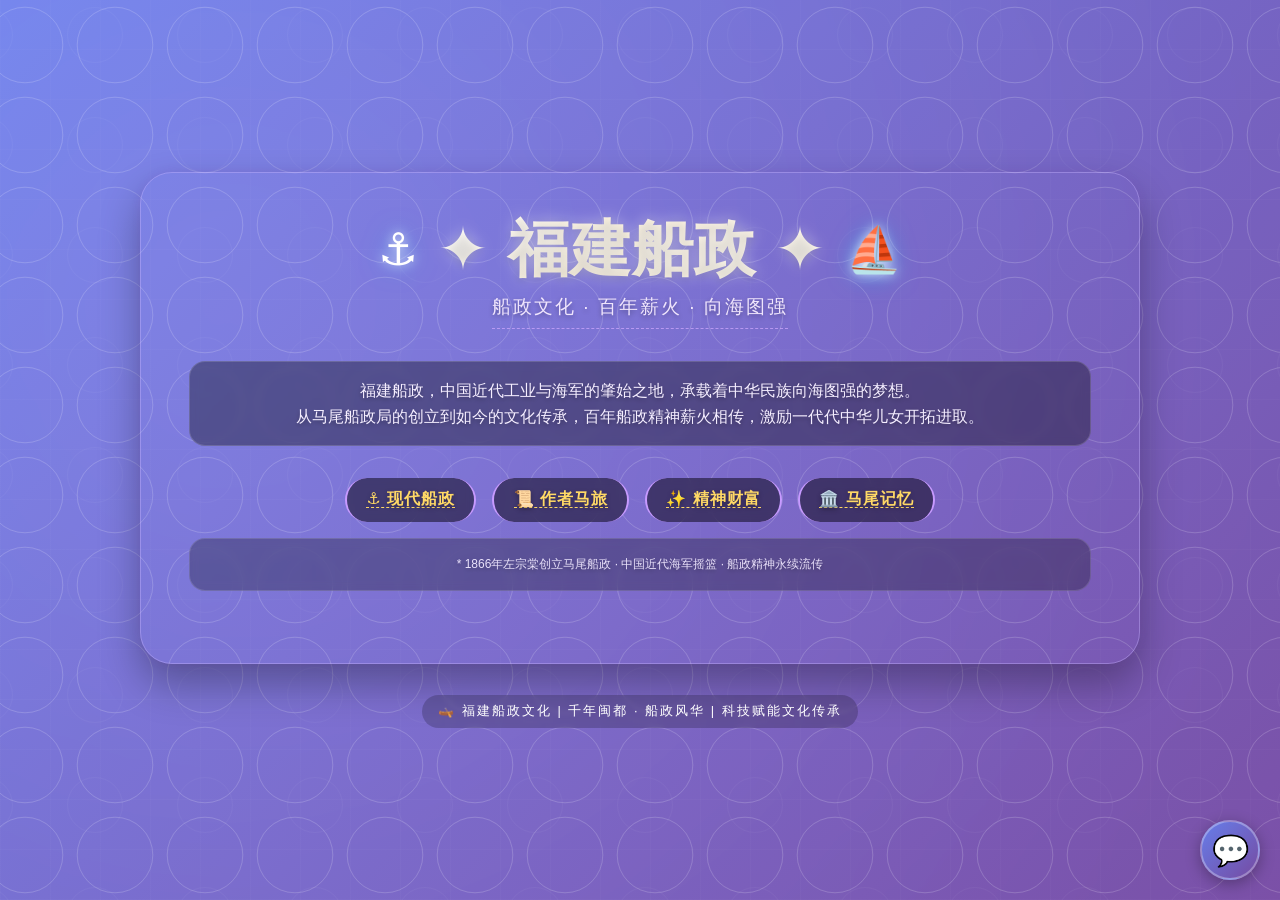
<file: index.html>
<!DOCTYPE html>
<html lang="zh-CN">
<head>
    <meta charset="UTF-8">
    <meta name="viewport" content="width=device-width, initial-scale=1.0, user-scalable=no">
    <title>福建船政文化 | 百年船政 · 薪火相传</title>
    <style>
        * {
            margin: 0;
            padding: 0;
            box-sizing: border-box;
        }

        body {
            width: 100%;
            min-height: 100vh;
            background: #0a0a2a;
            overflow-x: hidden;
            font-family: 'Segoe UI', 'Poppins', 'Orbitron', 'Arial', system-ui, -apple-system, BlinkMacSystemFont, 'Roboto', sans-serif;
        }

        .page-container {
            position: relative;
            width: 100%;
            min-height: 100vh;
            z-index: 2;
            display: flex;
            flex-direction: column;
            align-items: center;
            justify-content: center;
            color: white;
            text-align: center;
            padding: 2rem;
        }

        .dynamic-bg {
            position: fixed;
            top: 0;
            left: 0;
            width: 100%;
            height: 100%;
            z-index: 0;
            background: linear-gradient(135deg, #667eea 0%, #764ba2 100%);
            overflow: hidden;
        }

        .dynamic-bg::before {
            content: '';
            position: absolute;
            width: 300%;
            height: 300%;
            top: -100%;
            left: -100%;
            background: url('data:image/svg+xml,<svg xmlns="http://www.w3.org/2000/svg" viewBox="0 0 100 100"><circle cx="50" cy="50" r="42" fill="none" stroke="rgba(255,255,255,0.22)" stroke-width="0.9"/></svg>');
            background-size: 90px 90px;
            background-repeat: repeat;
            animation: floatSlow 32s linear infinite;
            pointer-events: none;
        }

        .dynamic-bg::after {
            content: '';
            position: absolute;
            width: 300%;
            height: 300%;
            top: -100%;
            left: -100%;
            background: url('data:image/svg+xml,<svg xmlns="http://www.w3.org/2000/svg" viewBox="0 0 120 120"><circle cx="60" cy="60" r="30" fill="none" stroke="rgba(255,255,255,0.1)" stroke-width="0.6"/></svg>');
            background-size: 110px 110px;
            background-repeat: repeat;
            animation: floatReverse 40s linear infinite reverse;
            pointer-events: none;
            opacity: 0.7;
        }

        .dynamic-bg .aura-overlay {
            position: absolute;
            top: -30%;
            left: -30%;
            width: 160%;
            height: 160%;
            background: radial-gradient(circle at 30% 40%, rgba(120, 80, 200, 0.25), transparent 60%),
                        repeating-radial-gradient(circle at 70% 60%, rgba(200, 130, 255, 0.1), transparent 80px);
            filter: blur(65px);
            mix-blend-mode: screen;
            animation: slowRotate 34s infinite reverse linear;
            pointer-events: none;
        }

        .dynamic-bg .grid-enhance {
            position: absolute;
            top: 0;
            left: 0;
            width: 100%;
            height: 100%;
            background-image: repeating-linear-gradient(90deg, rgba(255,255,255,0.02) 0px, rgba(255,255,255,0.02) 1px, transparent 1px, transparent 50px), repeating-linear-gradient(0deg, rgba(255,255,255,0.02) 0px, rgba(255,255,255,0.02) 1px, transparent 1px, transparent 50px);
            pointer-events: none;
            animation: subtleShift 24s linear infinite;
        }

        @keyframes floatSlow {
            0% { transform: translate(0, 0) rotate(0deg); }
            100% { transform: translate(-120px, -120px) rotate(360deg); }
        }
        @keyframes floatReverse {
            0% { transform: translate(0, 0) rotate(0deg); }
            100% { transform: translate(80px, 80px) rotate(360deg); }
        }
        @keyframes slowRotate {
            0% { transform: rotate(0deg); }
            100% { transform: rotate(360deg); }
        }
        @keyframes subtleShift {
            0% { background-position: 0 0; }
            100% { background-position: 50px 50px; }
        }

        .hero {
            background: transparent;
            backdrop-filter: none;
            border-radius: 2rem;
            padding: 2.5rem 3rem;
            max-width: 1000px;
            width: 100%;
            border: 1px solid rgba(200, 180, 255, 0.4);
            box-shadow: 0 20px 40px rgba(0, 0, 0, 0.3), 0 0 10px rgba(138, 90, 210, 0.2);
            transition: transform 0.2s ease, box-shadow 0.25s ease, border-color 0.2s ease;
            will-change: transform;
            text-shadow: 0 2px 5px rgba(0, 0, 0, 0.3);
            position: relative;
        }

        .hero:hover {
            border-color: rgba(210, 170, 255, 0.7);
            box-shadow: 0 20px 40px rgba(0, 0, 0, 0.3),
                        0 0 0 1px rgba(210, 170, 255, 0.3),
                        0 0 20px rgba(138, 90, 210, 0.8),
                        0 0 35px rgba(100, 180, 255, 0.4);
        }

        .hero:hover::after {
            content: '';
            position: absolute;
            top: -2px;
            left: -2px;
            right: -2px;
            bottom: -2px;
            background: radial-gradient(circle at 30% 40%, rgba(210, 170, 255, 0.2), transparent 70%);
            border-radius: 2rem;
            z-index: -1;
            pointer-events: none;
            opacity: 0.6;
            filter: blur(12px);
        }

        .animate-line {
            opacity: 0;
            transform: translateY(20px);
            transition: opacity 0.6s cubic-bezier(0.2, 0.9, 0.4, 1.1), transform 0.6s cubic-bezier(0.2, 0.9, 0.4, 1.1);
        }

        .animate-line.visible {
            opacity: 1;
            transform: translateY(0);
        }

        .title-wrapper {
            display: flex;
            align-items: center;
            justify-content: center;
            gap: 1.2rem;
            flex-wrap: wrap;
            margin-bottom: 0.5rem;
        }

        .anchor-left, .anchor-right {
            font-size: 2.8rem;
            display: inline-block;
            color: #ffffff;
            text-shadow: 0 0 12px rgba(255, 255, 255, 0.8), 0 0 25px rgba(0, 191, 255, 0.5);
            transition: transform 0.3s ease, text-shadow 0.3s ease;
            line-height: 1;
        }

        .chuanzheng-title {
            font-size: clamp(2rem, 8vw, 3.8rem);
            font-weight: 800;
            background: linear-gradient(135deg, #FFFFFF 0%, #FFF5E0 40%, #FFFAF0 100%);
            background-clip: text;
            -webkit-background-clip: text;
            color: transparent;
            letter-spacing: 0.02em;
            text-shadow: 0 0 15px rgba(255, 255, 255, 0.5), 0 2px 10px rgba(0, 0, 0, 0.2);
            margin: 0;
            line-height: 1.2;
        }

        @media (max-width: 640px) {
            .anchor-left, .anchor-right { font-size: 2rem; }
            .title-wrapper { gap: 0.8rem; }
            .hero { padding: 1.5rem; }
        }

        .subtitle {
            font-size: 1.2rem;
            margin-bottom: 2rem;
            font-weight: 400;
            letter-spacing: 2px;
            color: rgba(245, 235, 255, 0.95);
            border-bottom: 1px dashed rgba(210, 170, 255, 0.7);
            display: inline-block;
            padding-bottom: 0.5rem;
        }

        .desc {
            font-size: 1rem;
            line-height: 1.6;
            margin-bottom: 2rem;
            color: #f5eeff;
            font-weight: 400;
            background: rgba(0, 0, 0, 0.35);
            border-radius: 1rem;
            padding: 1rem;
            backdrop-filter: blur(4px);
            border: 1px solid rgba(255,255,255,0.15);
        }

        /* 四个主标签样式 - 排成一行 */
        .tech-badge {
            display: flex;
            flex-wrap: nowrap;
            justify-content: center;
            align-items: center;
            gap: 1rem;
            margin-top: 1.5rem;
            margin-bottom: 0.5rem;
        }

        .badge {
            background: rgba(15, 10, 30, 0.55);
            backdrop-filter: blur(4px);
            padding: 0.7rem 1.2rem;
            border-radius: 50px;
            font-size: 1rem;
            font-weight: 600;
            border-left: 2px solid #c79aff;
            border-right: 2px solid #c79aff;
            transition: all 0.2s;
            color: #f0e6ff;
            text-decoration: none;
            display: inline-block;
            letter-spacing: 1px;
            white-space: nowrap;
        }

        .badge:hover {
            background: rgba(118, 75, 162, 0.7);
            box-shadow: 0 0 15px rgba(180, 130, 255, 0.6);
            transform: translateY(-3px);
        }

        .spirit-link {
            color: #FFD966;
            text-decoration: none;
            font-weight: bold;
            transition: all 0.3s ease;
            border-bottom: 1px dashed #FFD966;
            cursor: pointer;
        }
        .spirit-link:hover {
            color: #FFB347;
            text-shadow: 0 0 8px rgba(255, 180, 71, 0.5);
            border-bottom-color: #FFB347;
        }

        /* 按钮组已删除 */
        .button-group {
            display: none;
        }

        .footer-note {
            margin-top: 2rem;
            font-size: 0.8rem;
            letter-spacing: 2px;
            opacity: 0.8;
            background: rgba(0,0,0,0.2);
            padding: 0.5rem 1rem;
            border-radius: 30px;
            backdrop-filter: blur(2px);
        }

        @keyframes fadeUp {
            from { opacity: 0; transform: translateY(30px); }
            to { opacity: 1; transform: translateY(0); }
        }

        .hero { animation: fadeUp 1.2s cubic-bezier(0.2, 0.9, 0.4, 1.1); }

        /* 响应式：屏幕过小时允许换行 */
        @media (max-width: 700px) {
            .tech-badge {
                flex-wrap: wrap;
                gap: 0.8rem;
            }
            .badge {
                font-size: 0.85rem;
                padding: 0.5rem 1rem;
                white-space: nowrap;
            }
        }

        @media (max-width: 480px) {
            .badge {
                font-size: 0.75rem;
                padding: 0.4rem 0.8rem;
            }
        }

        ::-webkit-scrollbar { width: 6px; background: #1a0f2a; }
        ::-webkit-scrollbar-thumb { background: #9f7eff; border-radius: 6px; }
        ::selection { background: #9f7eff; color: #0a0a2a; }
    </style>
</head>
<body>

    <div class="dynamic-bg">
        <div class="aura-overlay"></div>
        <div class="grid-enhance"></div>
    </div>

    <div class="page-container">
        <div class="hero" id="tiltCard">
            <div class="animate-line" id="line1">
                <div class="title-wrapper">
                    <span class="anchor-left">⚓</span>
                    <h1 class="chuanzheng-title">✦ 福建船政 ✦</h1>
                    <span class="anchor-right">⛵</span>
                </div>
            </div>
            <div class="animate-line" id="line2">
                <div class="subtitle">船政文化 · 百年薪火 · 向海图强</div>
            </div>
            <div class="animate-line" id="line3">
                <div class="desc">
                    福建船政，中国近代工业与海军的肇始之地，承载着中华民族向海图强的梦想。<br>
                    从马尾船政局的创立到如今的文化传承，百年船政精神薪火相传，激励一代代中华儿女开拓进取。
                </div>
            </div>
            <div class="animate-line" id="line4">
                <div class="tech-badge">
                    <span class="badge"><a href="modern-shipbuilding.html" class="spirit-link">⚓ 现代船政</a></span>
                    <span class="badge"><a href="author-malu.html" class="spirit-link">📜 作者马旅</a></span>
                    <span class="badge"><a href="spirit.html" class="spirit-link">✨ 精神财富</a></span>
                    <span class="badge"><a href="mawei-memory.html" class="spirit-link">🏛️ 马尾记忆</a></span>
                </div>
            </div>
            <div class="animate-line" id="line6">
                <div class="desc" style="font-size: 0.75rem; margin-top: 1rem; opacity: 0.9; background: rgba(0,0,0,0.3);">
                    * 1866年左宗棠创立马尾船政 · 中国近代海军摇篮 · 船政精神永续流传
                </div>
            </div>
        </div>
        <div class="animate-line footer-note" id="line7">
            🛶 福建船政文化 | 千年闽都 · 船政风华 | 科技赋能文化传承
        </div>
    </div>

    <!-- AI小助手 -->
    <link rel="stylesheet" href="ai-chatbot.css">
    <script src="ai-chatbot.js"></script>

    <script>
        const lines = [
            { id: 'line1', delay: 0 },
            { id: 'line2', delay: 300 },
            { id: 'line3', delay: 600 },
            { id: 'line4', delay: 900 },
            { id: 'line6', delay: 900 },
            { id: 'line7', delay: 900 }
        ];
        
        function startTextAnimation() {
            lines.forEach(item => {
                const element = document.getElementById(item.id);
                if (element) {
                    setTimeout(() => element.classList.add('visible'), item.delay);
                }
            });
        }
        
        let animationStarted = false;
        function initTextAnimation() {
            if (animationStarted) return;
            animationStarted = true;
            startTextAnimation();
        }
        
        function resetTextAnimation() {
            lines.forEach(item => {
                const element = document.getElementById(item.id);
                if (element) element.classList.remove('visible');
            });
            setTimeout(() => {
                lines.forEach(item => {
                    const element = document.getElementById(item.id);
                    if (element) {
                        setTimeout(() => element.classList.add('visible'), item.delay);
                    }
                });
            }, 50);
        }
        
        const card = document.getElementById('tiltCard');
        let bounds = null;
        const MAX_TILT = 11;
        const perspective = 1200;
        
        function updateBounds() { if (card) bounds = card.getBoundingClientRect(); }
        
        function handleMouseMove(e) {
            if (!card || !bounds) return;
            const mouseX = e.clientX - bounds.left;
            const mouseY = e.clientY - bounds.top;
            const centerX = bounds.width / 2;
            const centerY = bounds.height / 2;
            let normX = (mouseX - centerX) / centerX;
            let normY = (mouseY - centerY) / centerY;
            const clampedX = Math.min(Math.max(normX, -1), 1);
            const clampedY = Math.min(Math.max(normY, -1), 1);
            const rotateY = clampedX * MAX_TILT;
            const rotateX = clampedY * -MAX_TILT;
            card.style.transform = `perspective(${perspective}px) rotateX(${rotateX}deg) rotateY(${rotateY}deg) translateZ(8px)`;
        }
        
        function handleMouseLeave() { if (card) card.style.transform = ''; }
        function handleResize() { updateBounds(); }
        
        if (card) {
            updateBounds();
            window.addEventListener('resize', handleResize);
            card.addEventListener('mousemove', handleMouseMove);
            card.addEventListener('mouseleave', handleMouseLeave);
        }
        
        let pulseTimeout = null, addedStyle = null;
        
        function applyPulseAcceleration() {
            if (addedStyle) addedStyle.remove();
            addedStyle = document.createElement('style');
            addedStyle.innerHTML = `.dynamic-bg::before { animation: floatSlow 18s linear infinite !important; }`;
            document.head.appendChild(addedStyle);
            if (pulseTimeout) clearTimeout(pulseTimeout);
            pulseTimeout = setTimeout(() => { if (addedStyle) addedStyle.remove(); }, 700);
        }
        
        if ('ontouchstart' in window && card) {
            card.removeEventListener('mousemove', handleMouseMove);
            card.removeEventListener('mouseleave', handleMouseLeave);
        }
        
        initTextAnimation();
    </script>
</body>
</html>
</file>
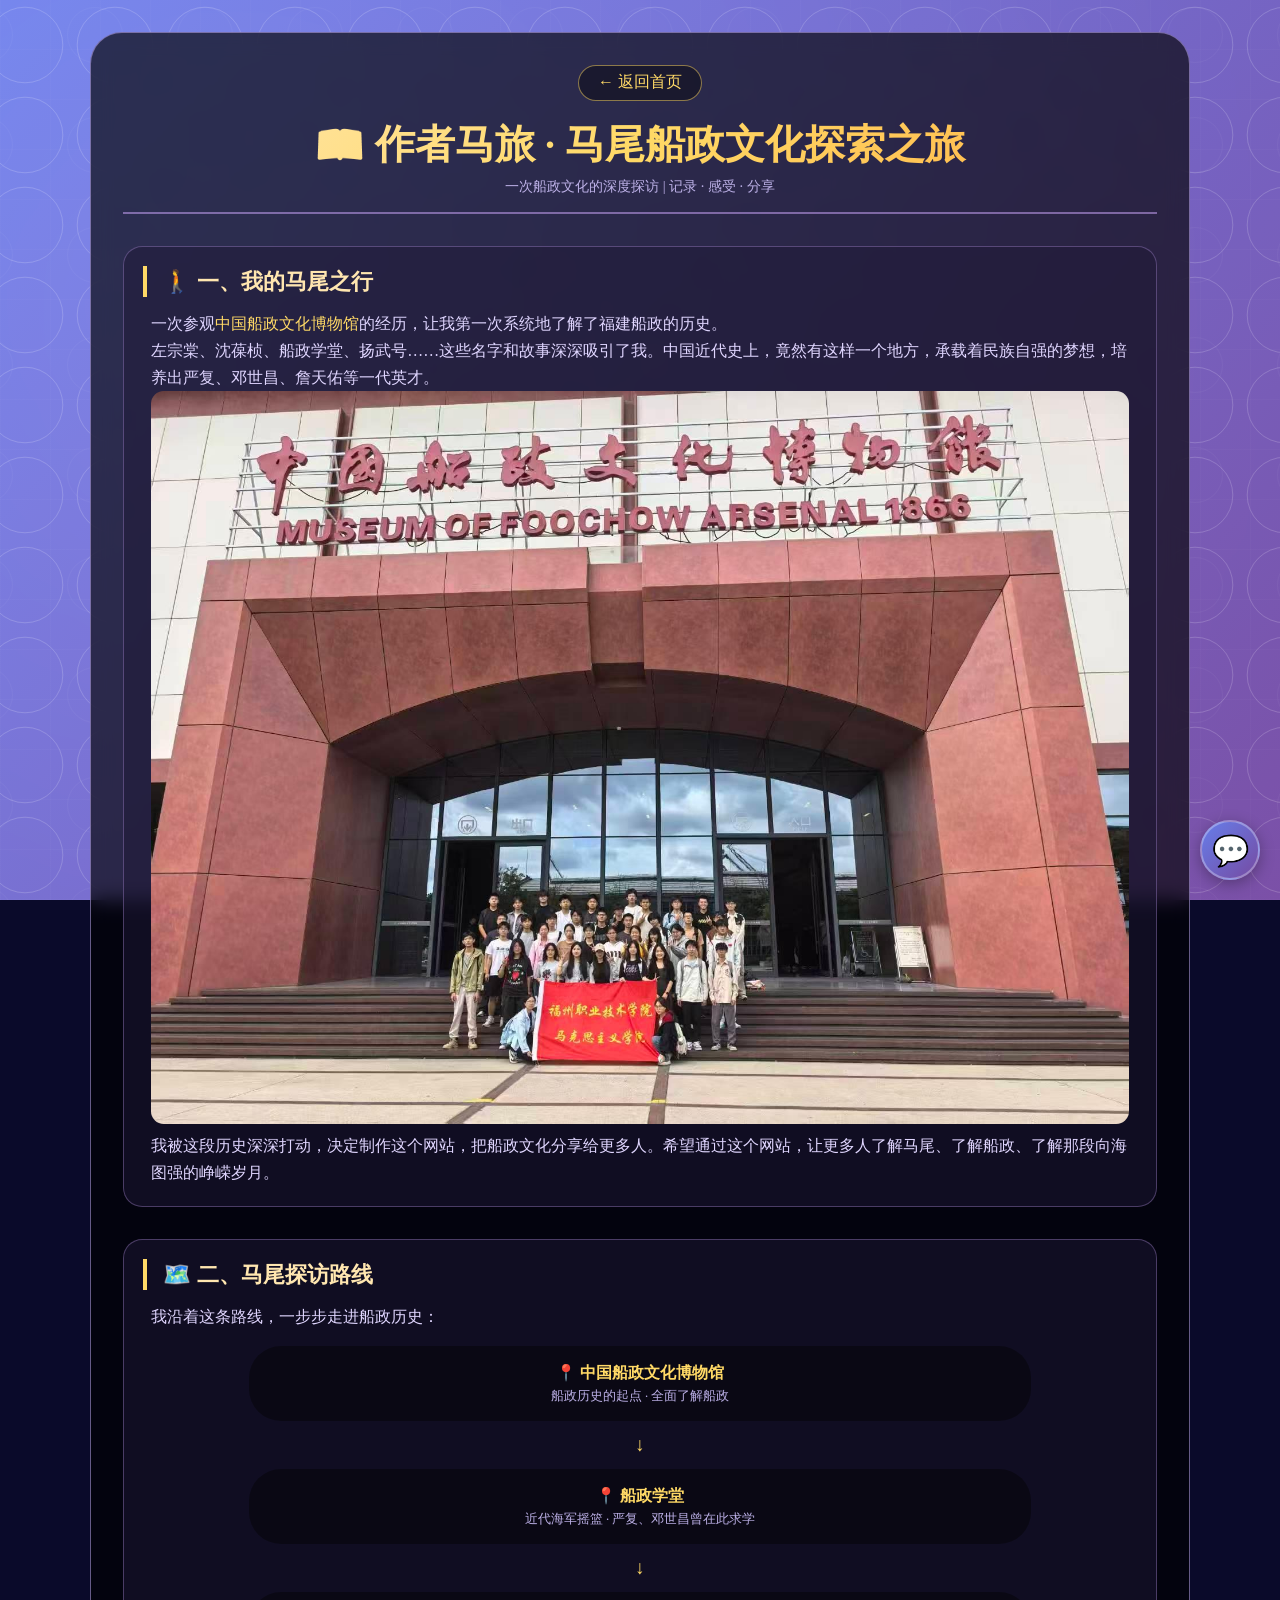
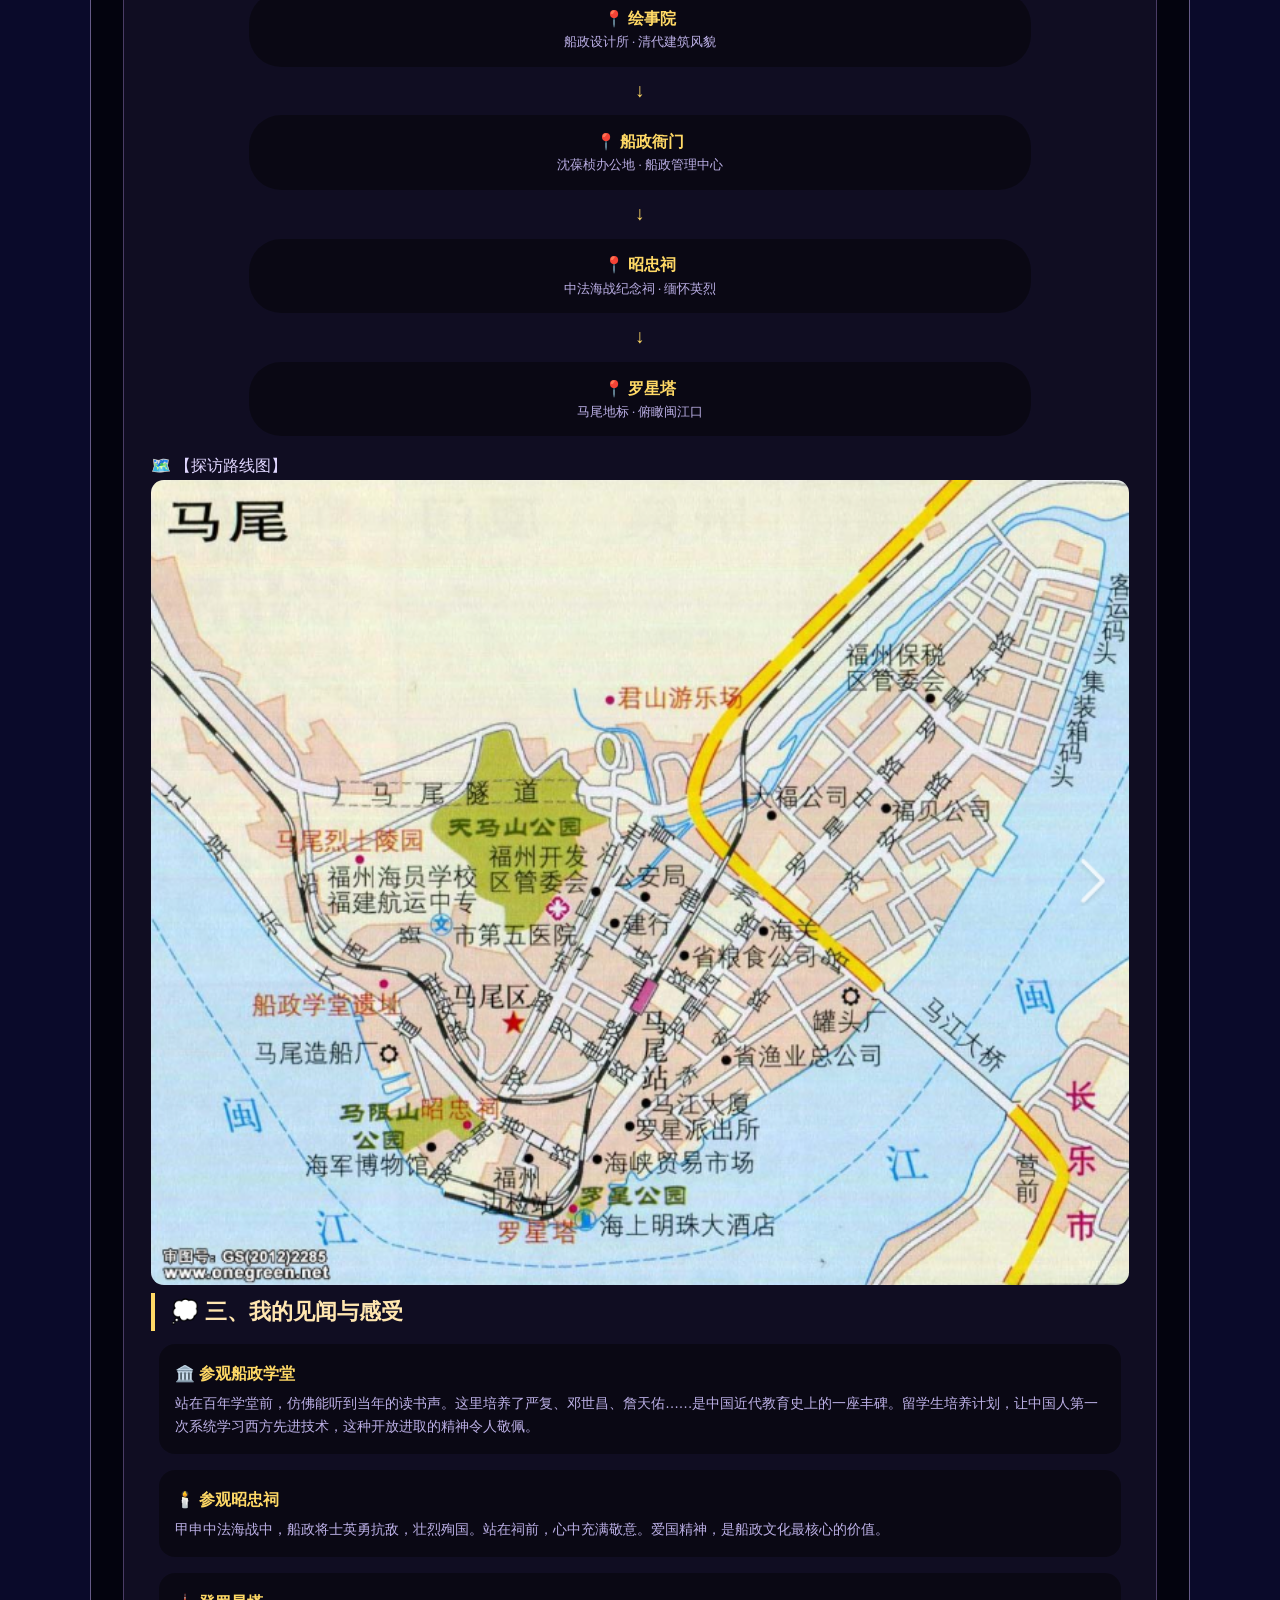
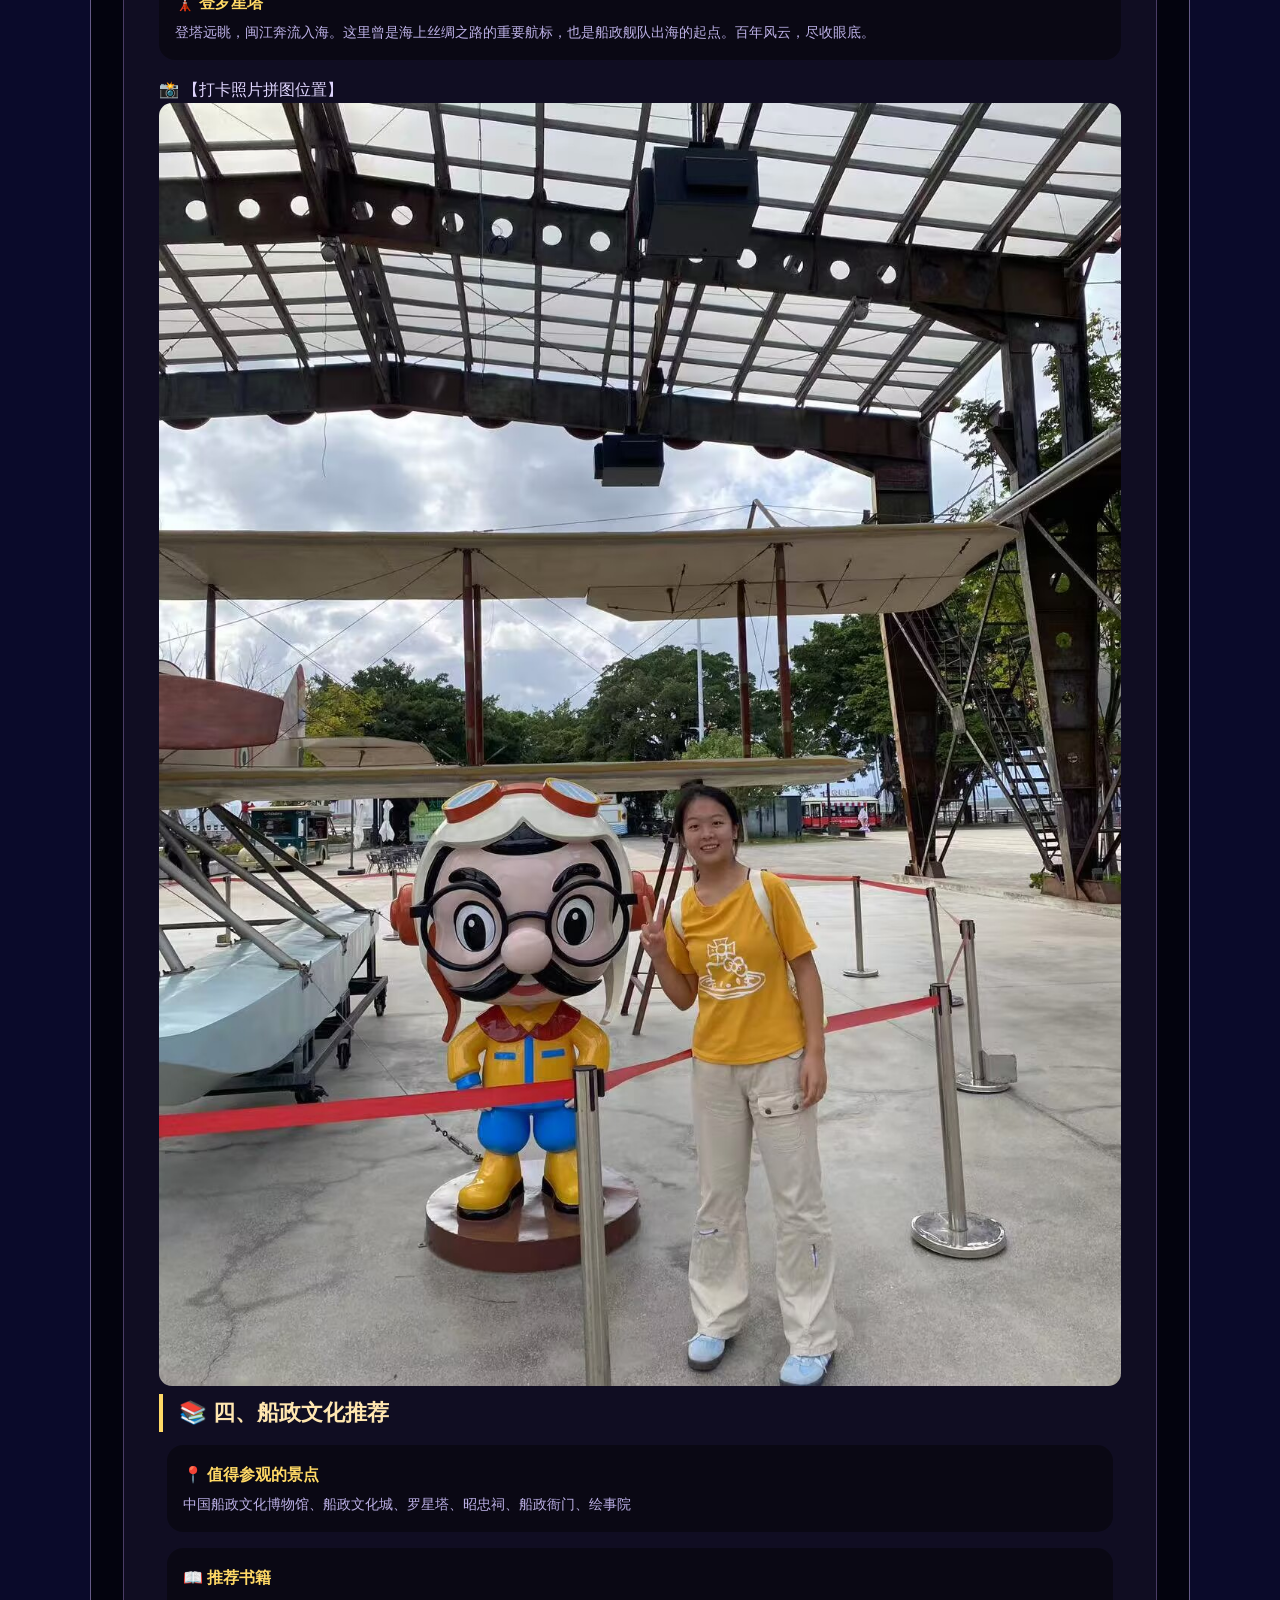
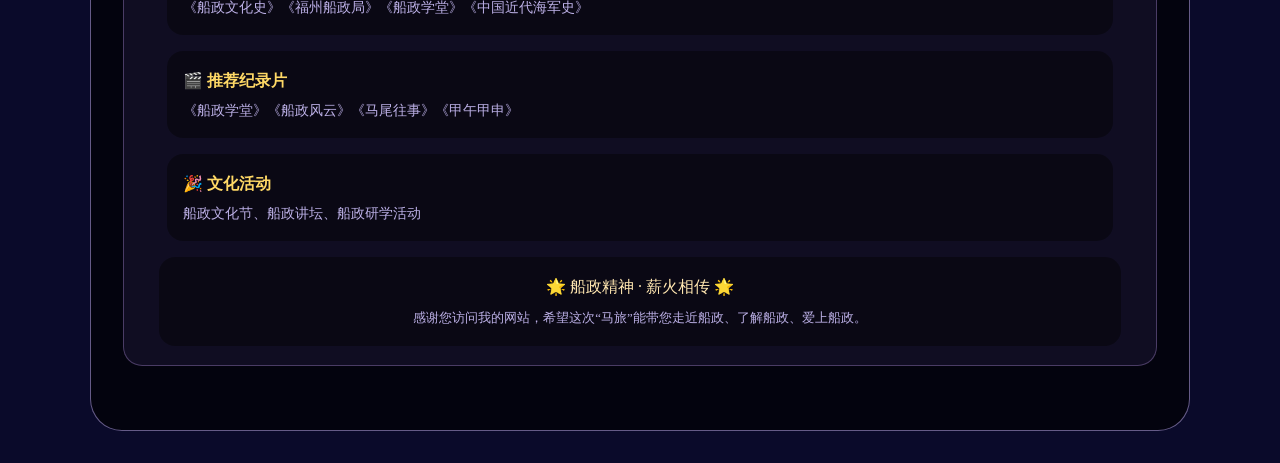
<file: author-malu.html>
<!DOCTYPE html>
<html lang="zh-CN">
<head>
    <meta charset="UTF-8">
    <meta name="viewport" content="width=device-width, initial-scale=1.0, user-scalable=no">
    <title>作者马旅 · 马尾船政文化探索之旅</title>
    <style>
        * {
            margin: 0;
            padding: 0;
            box-sizing: border-box;
        }
        body {
            width: 100%;
            min-height: 100vh;
            background: #0a0a2a;
            overflow-x: hidden;
            font-family: 'Segoe UI', 'Poppins', 'Noto Serif SC', 'Georgia', serif;
        }
        .page-container {
            position: relative;
            width: 100%;
            min-height: 100vh;
            z-index: 2;
            display: flex;
            flex-direction: column;
            align-items: center;
            justify-content: flex-start;
            padding: 2rem 1.5rem;
        }
        .dynamic-bg {
            position: fixed;
            top: 0;
            left: 0;
            width: 100%;
            height: 100%;
            z-index: 0;
            background: linear-gradient(135deg, #667eea 0%, #764ba2 100%);
            overflow: hidden;
        }
        .dynamic-bg::before {
            content: '';
            position: absolute;
            width: 300%;
            height: 300%;
            top: -100%;
            left: -100%;
            background: url('data:image/svg+xml,<svg xmlns="http://www.w3.org/2000/svg" viewBox="0 0 100 100"><circle cx="50" cy="50" r="42" fill="none" stroke="rgba(255,255,255,0.22)" stroke-width="0.9"/></svg>');
            background-size: 90px 90px;
            background-repeat: repeat;
            animation: floatSlow 32s linear infinite;
            pointer-events: none;
        }
        .dynamic-bg::after {
            content: '';
            position: absolute;
            width: 300%;
            height: 300%;
            top: -100%;
            left: -100%;
            background: url('data:image/svg+xml,<svg xmlns="http://www.w3.org/2000/svg" viewBox="0 0 120 120"><circle cx="60" cy="60" r="30" fill="none" stroke="rgba(255,255,255,0.1)" stroke-width="0.6"/></svg>');
            background-size: 110px 110px;
            background-repeat: repeat;
            animation: floatReverse 40s linear infinite reverse;
            pointer-events: none;
            opacity: 0.7;
        }
        .dynamic-bg .aura-overlay {
            position: absolute;
            top: -30%;
            left: -30%;
            width: 160%;
            height: 160%;
            background: radial-gradient(circle at 30% 40%, rgba(120, 80, 200, 0.25), transparent 60%),
                        repeating-radial-gradient(circle at 70% 60%, rgba(200, 130, 255, 0.1), transparent 80px);
            filter: blur(65px);
            mix-blend-mode: screen;
            animation: slowRotate 34s infinite reverse linear;
            pointer-events: none;
        }
        .dynamic-bg .grid-enhance {
            position: absolute;
            top: 0;
            left: 0;
            width: 100%;
            height: 100%;
            background-image: repeating-linear-gradient(90deg, rgba(255,255,255,0.02) 0px, rgba(255,255,255,0.02) 1px, transparent 1px, transparent 50px), repeating-linear-gradient(0deg, rgba(255,255,255,0.02) 0px, rgba(255,255,255,0.02) 1px, transparent 1px, transparent 50px);
            pointer-events: none;
            animation: subtleShift 24s linear infinite;
        }
        @keyframes floatSlow {
            0% { transform: translate(0, 0) rotate(0deg); }
            100% { transform: translate(-120px, -120px) rotate(360deg); }
        }
        @keyframes floatReverse {
            0% { transform: translate(0, 0) rotate(0deg); }
            100% { transform: translate(80px, 80px) rotate(360deg); }
        }
        @keyframes slowRotate {
            0% { transform: rotate(0deg); }
            100% { transform: rotate(360deg); }
        }
        @keyframes subtleShift {
            0% { background-position: 0 0; }
            100% { background-position: 50px 50px; }
        }

        .content-card {
            background: rgba(0, 0, 0, 0.65);
            backdrop-filter: blur(10px);
            border-radius: 2rem;
            padding: 2rem;
            max-width: 1100px;
            width: 100%;
            border: 1px solid rgba(200, 180, 255, 0.5);
        }
        .page-header {
            text-align: center;
            margin-bottom: 2rem;
            border-bottom: 2px solid rgba(210, 170, 255, 0.5);
            padding-bottom: 1rem;
        }
        .back-link {
            display: inline-block;
            margin-bottom: 1rem;
            color: #FFD966;
            text-decoration: none;
            font-size: 1rem;
            border: 1px solid rgba(255, 217, 102, 0.5);
            padding: 0.4rem 1.2rem;
            border-radius: 40px;
            background: rgba(0, 0, 0, 0.4);
            transition: all 0.3s;
        }
        .back-link:hover {
            background: rgba(255, 217, 102, 0.2);
            transform: translateY(-2px);
        }
        .page-title {
            font-size: clamp(1.8rem, 5vw, 2.5rem);
            font-weight: 800;
            background: linear-gradient(135deg, #FFE6B0, #FFD966, #FFB347);
            background-clip: text;
            -webkit-background-clip: text;
            color: transparent;
        }
        .subhead {
            font-size: 0.9rem;
            color: #bcb0e6;
            margin-top: 0.3rem;
        }

        /* 章节样式 */
        .section {
            margin-bottom: 2rem;
            background: rgba(30, 25, 55, 0.5);
            border-radius: 1.2rem;
            padding: 1.2rem;
            border: 1px solid rgba(210, 170, 255, 0.3);
        }
        .section-title {
            font-size: 1.4rem;
            font-weight: 700;
            color: #FFE6B0;
            margin-bottom: 0.8rem;
            border-left: 4px solid #FFD966;
            padding-left: 1rem;
        }
        .section-content {
            font-size: 1rem;
            line-height: 1.7;
            color: #e0d6ff;
            padding: 0 0.5rem;
        }

        /* 路线图样式 */
        .route {
            display: flex;
            flex-direction: column;
            align-items: center;
            gap: 0.5rem;
            margin: 1rem 0;
        }
        .route-item {
            background: rgba(0, 0, 0, 0.4);
            padding: 0.8rem 1.5rem;
            border-radius: 2rem;
            width: 80%;
            text-align: center;
            transition: all 0.2s;
        }
        .route-item:hover {
            background: rgba(255, 217, 102, 0.2);
            transform: translateX(5px);
        }
        .route-name {
            font-weight: bold;
            color: #FFD966;
        }
        .route-desc {
            font-size: 0.8rem;
            color: #bcb0e6;
        }
        .route-arrow {
            font-size: 1.2rem;
            color: #FFD966;
        }

        /* 推荐卡片 */
        .rec-card {
            background: rgba(0, 0, 0, 0.4);
            border-radius: 1rem;
            padding: 1rem;
            margin-bottom: 1rem;
        }
        .rec-title {
            font-weight: bold;
            color: #FFD966;
            margin-bottom: 0.3rem;
        }
        .rec-desc {
            font-size: 0.85rem;
            color: #bcb0e6;
        }

        .img-placeholder {
            margin: 1rem 0;
            background: rgba(0,0,0,0.4);
            border-radius: 1rem;
            padding: 0.8rem;
            text-align: center;
            border: 1px dashed rgba(255,217,102,0.5);
            color: #FFE6B0;
            font-size: 0.85rem;
        }
        .img-placeholder img {
            max-width: 100%;
            border-radius: 0.8rem;
        }

        @media (max-width: 640px) {
            .section-title { font-size: 1.2rem; }
            .content-card { padding: 1rem; }
            .route-item { width: 95%; }
        }
    </style>
</head>
<body>
    <div class="dynamic-bg"><div class="aura-overlay"></div><div class="grid-enhance"></div></div>
    <div class="page-container">
        <div class="content-card">
            <div class="page-header">
                <a href="index.html" class="back-link">← 返回首页</a>
                <h1 class="page-title">📖 作者马旅 · 马尾船政文化探索之旅</h1>
                <div class="subhead">一次船政文化的深度探访 | 记录 · 感受 · 分享</div>
            </div>

            <!-- 一、我的马尾之行 -->
            <div class="section">
                <div class="section-title">🚶 一、我的马尾之行</div>
                <div class="section-content">
                    <p>一次参观<span style="color:#FFD966;">中国船政文化博物馆</span>的经历，让我第一次系统地了解了福建船政的历史。</p>
                    <p>左宗棠、沈葆桢、船政学堂、扬武号……这些名字和故事深深吸引了我。中国近代史上，竟然有这样一个地方，承载着民族自强的梦想，培养出严复、邓世昌、詹天佑等一代英才。</p>
                    <div class="照片素材">
                        <img src="照片素材/author-visit.jpeg" alt="作者参观照片" style="width:100%; border-radius:0.8rem;">
                    </div>
                    <p>我被这段历史深深打动，决定制作这个网站，把船政文化分享给更多人。希望通过这个网站，让更多人了解马尾、了解船政、了解那段向海图强的峥嵘岁月。</p>
                </div>
            </div>

            <!-- 二、马尾探访路线 -->
            <div class="section">
                <div class="section-title">🗺️ 二、马尾探访路线</div>
                <div class="section-content">
                    <p>我沿着这条路线，一步步走进船政历史：</p>
                    <div class="route">
                        <div class="route-item">
                            <div class="route-name">📍 中国船政文化博物馆</div>
                            <div class="route-desc">船政历史的起点 · 全面了解船政</div>
                        </div>
                        <div class="route-arrow">↓</div>
                        <div class="route-item">
                            <div class="route-name">📍 船政学堂</div>
                            <div class="route-desc">近代海军摇篮 · 严复、邓世昌曾在此求学</div>
                        </div>
                        <div class="route-arrow">↓</div>
                        <div class="route-item">
                            <div class="route-name">📍 绘事院</div>
                            <div class="route-desc">船政设计所 · 清代建筑风貌</div>
                        </div>
                        <div class="route-arrow">↓</div>
                        <div class="route-item">
                            <div class="route-name">📍 船政衙门</div>
                            <div class="route-desc">沈葆桢办公地 · 船政管理中心</div>
                        </div>
                        <div class="route-arrow">↓</div>
                        <div class="route-item">
                            <div class="route-name">📍 昭忠祠</div>
                            <div class="route-desc">中法海战纪念祠 · 缅怀英烈</div>
                        </div>
                        <div class="route-arrow">↓</div>
                        <div class="route-item">
                            <div class="route-name">📍 罗星塔</div>
                            <div class="route-desc">马尾地标 · 俯瞰闽江口</div>
                        </div>
                    </div>
                    <div class="照片素材">
                        🗺️ 【探访路线图】<br>
                        <img src="照片素材/route-map.png" style="width:100%; border-radius:0.8rem;>
                    </div>
                </div>
            </div>

            <!-- 三、我的见闻与感受 -->
            <div class="section">
                <div class="section-title">💭 三、我的见闻与感受</div>
                <div class="section-content">
                    <div class="rec-card">
                        <div class="rec-title">🏛️ 参观船政学堂</div>
                        <div class="rec-desc">站在百年学堂前，仿佛能听到当年的读书声。这里培养了严复、邓世昌、詹天佑……是中国近代教育史上的一座丰碑。留学生培养计划，让中国人第一次系统学习西方先进技术，这种开放进取的精神令人敬佩。</div>
                    </div>
                    <div class="rec-card">
                        <div class="rec-title">🕯️ 参观昭忠祠</div>
                        <div class="rec-desc">甲申中法海战中，船政将士英勇抗敌，壮烈殉国。站在祠前，心中充满敬意。爱国精神，是船政文化最核心的价值。</div>
                    </div>
                    <div class="rec-card">
                        <div class="rec-title">🗼 登罗星塔</div>
                        <div class="rec-desc">登塔远眺，闽江奔流入海。这里曾是海上丝绸之路的重要航标，也是船政舰队出海的起点。百年风云，尽收眼底。</div>
                    </div>
                    <div class="照片素材">
                        📸 【打卡照片拼图位置】<br>
                        <img src="照片素材/author-photos.jpg" style="width:100%; border-radius:0.8rem;>
                    </div>
                </div>
            </div>

            <!-- 四、船政文化推荐 -->
            <div class="section">
                <div class="section-title">📚 四、船政文化推荐</div>
                <div class="section-content">
                    <div class="rec-card">
                        <div class="rec-title">📍 值得参观的景点</div>
                        <div class="rec-desc">中国船政文化博物馆、船政文化城、罗星塔、昭忠祠、船政衙门、绘事院</div>
                    </div>
                    <div class="rec-card">
                        <div class="rec-title">📖 推荐书籍</div>
                        <div class="rec-desc">《船政文化史》《福州船政局》《船政学堂》《中国近代海军史》</div>
                    </div>
                    <div class="rec-card">
                        <div class="rec-title">🎬 推荐纪录片</div>
                        <div class="rec-desc">《船政学堂》《船政风云》《马尾往事》《甲午甲申》</div>
                    </div>
                    <div class="rec-card">
                        <div class="rec-title">🎉 文化活动</div>
                        <div class="rec-desc">船政文化节、船政讲坛、船政研学活动</div>
                    </div>
                </div>
            </div>

            <!-- 结语 -->
            <div style="margin-top: 1rem; padding: 1rem; background: rgba(0,0,0,0.4); border-radius: 1rem; text-align: center;">
                <p style="color: #FFE6B0;">🌟 船政精神 · 薪火相传 🌟</p>
                <p style="color: #bcb0e6; font-size: 0.8rem; margin-top: 0.5rem;">感谢您访问我的网站，希望这次“马旅”能带您走近船政、了解船政、爱上船政。</p>
            </div>
        </div>
    </div>

    <!-- AI小助手 -->
    <link rel="stylesheet" href="ai-chatbot.css">
    <script src="ai-chatbot.js"></script>
    <script>console.log("作者马旅页面已加载");</script>
</body>
</html>
</file>
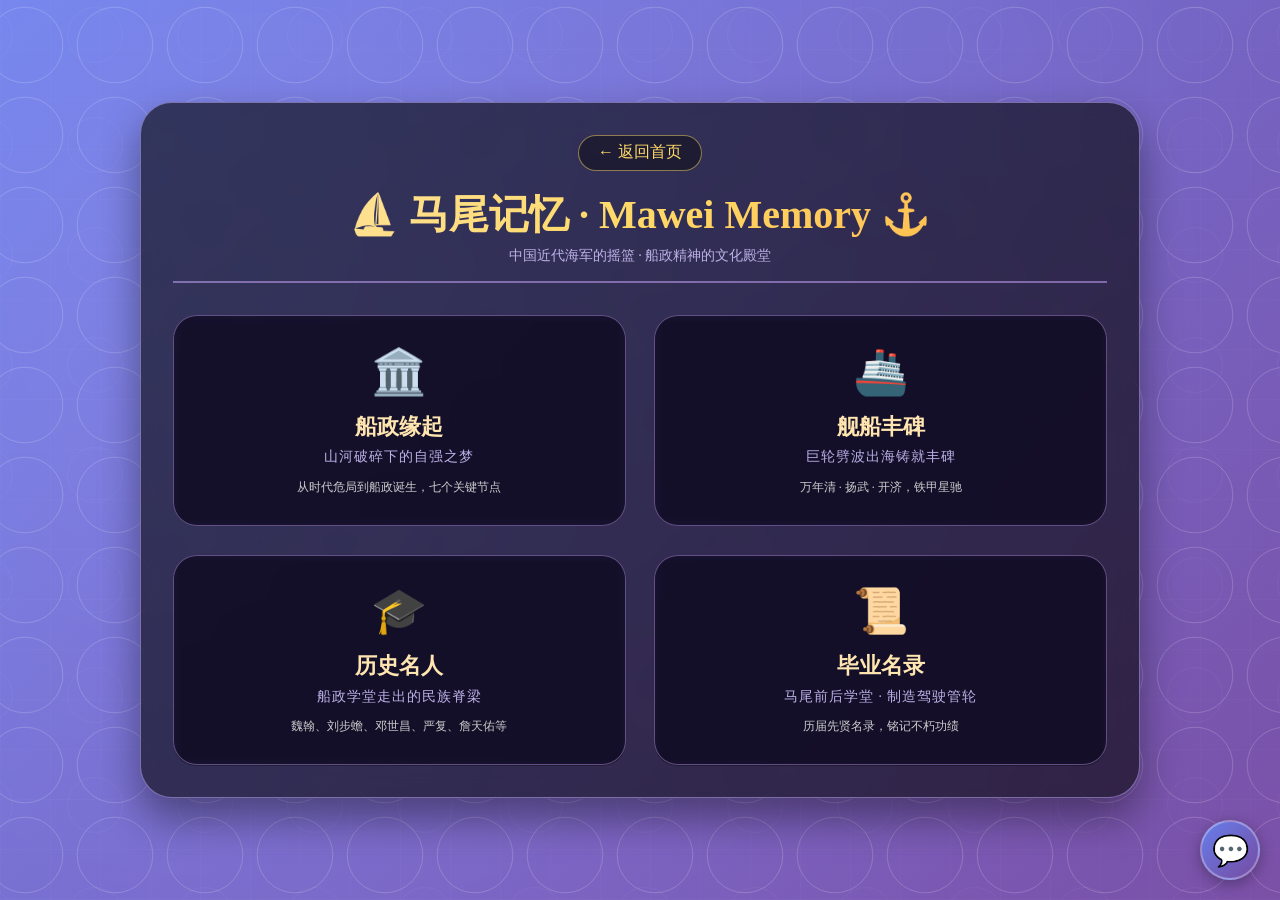
<file: mawei-memory.html>
<!DOCTYPE html>
<html lang="zh-CN">
<head>
    <meta charset="UTF-8">
    <meta name="viewport" content="width=device-width, initial-scale=1.0, user-scalable=no">
    <title>马尾记忆 · 船政四大板块</title>
    <style>
        * {
            margin: 0;
            padding: 0;
            box-sizing: border-box;
        }

        body {
            width: 100%;
            min-height: 100vh;
            background: #0a0a2a;
            overflow-x: hidden;
            font-family: 'Segoe UI', 'Poppins', 'Noto Serif SC', 'Georgia', serif;
        }

        .page-container {
            position: relative;
            width: 100%;
            min-height: 100vh;
            z-index: 2;
            display: flex;
            flex-direction: column;
            align-items: center;
            justify-content: center;
            color: white;
            text-align: center;
            padding: 2rem 1.5rem;
        }

        .dynamic-bg {
            position: fixed;
            top: 0;
            left: 0;
            width: 100%;
            height: 100%;
            z-index: 0;
            background: linear-gradient(135deg, #667eea 0%, #764ba2 100%);
            overflow: hidden;
        }

        .dynamic-bg::before {
            content: '';
            position: absolute;
            width: 300%;
            height: 300%;
            top: -100%;
            left: -100%;
            background: url('data:image/svg+xml,<svg xmlns="http://www.w3.org/2000/svg" viewBox="0 0 100 100"><circle cx="50" cy="50" r="42" fill="none" stroke="rgba(255,255,255,0.22)" stroke-width="0.9"/></svg>');
            background-size: 90px 90px;
            background-repeat: repeat;
            animation: floatSlow 32s linear infinite;
            pointer-events: none;
        }

        .dynamic-bg::after {
            content: '';
            position: absolute;
            width: 300%;
            height: 300%;
            top: -100%;
            left: -100%;
            background: url('data:image/svg+xml,<svg xmlns="http://www.w3.org/2000/svg" viewBox="0 0 120 120"><circle cx="60" cy="60" r="30" fill="none" stroke="rgba(255,255,255,0.1)" stroke-width="0.6"/></svg>');
            background-size: 110px 110px;
            background-repeat: repeat;
            animation: floatReverse 40s linear infinite reverse;
            pointer-events: none;
            opacity: 0.7;
        }

        .dynamic-bg .aura-overlay {
            position: absolute;
            top: -30%;
            left: -30%;
            width: 160%;
            height: 160%;
            background: radial-gradient(circle at 30% 40%, rgba(120, 80, 200, 0.25), transparent 60%),
                        repeating-radial-gradient(circle at 70% 60%, rgba(200, 130, 255, 0.1), transparent 80px);
            filter: blur(65px);
            mix-blend-mode: screen;
            animation: slowRotate 34s infinite reverse linear;
            pointer-events: none;
        }

        .dynamic-bg .grid-enhance {
            position: absolute;
            top: 0;
            left: 0;
            width: 100%;
            height: 100%;
            background-image: repeating-linear-gradient(90deg, rgba(255,255,255,0.02) 0px, rgba(255,255,255,0.02) 1px, transparent 1px, transparent 50px), repeating-linear-gradient(0deg, rgba(255,255,255,0.02) 0px, rgba(255,255,255,0.02) 1px, transparent 1px, transparent 50px);
            pointer-events: none;
            animation: subtleShift 24s linear infinite;
        }

        @keyframes floatSlow {
            0% { transform: translate(0, 0) rotate(0deg); }
            100% { transform: translate(-120px, -120px) rotate(360deg); }
        }
        @keyframes floatReverse {
            0% { transform: translate(0, 0) rotate(0deg); }
            100% { transform: translate(80px, 80px) rotate(360deg); }
        }
        @keyframes slowRotate {
            0% { transform: rotate(0deg); }
            100% { transform: rotate(360deg); }
        }
        @keyframes subtleShift {
            0% { background-position: 0 0; }
            100% { background-position: 50px 50px; }
        }

        .content-card {
            background: rgba(0, 0, 0, 0.6);
            backdrop-filter: blur(10px);
            border-radius: 2rem;
            padding: 2rem;
            max-width: 1000px;
            width: 100%;
            border: 1px solid rgba(200, 180, 255, 0.5);
            box-shadow: 0 20px 40px rgba(0, 0, 0, 0.4);
        }

        .page-header {
            text-align: center;
            margin-bottom: 2rem;
            border-bottom: 2px solid rgba(210, 170, 255, 0.5);
            padding-bottom: 1rem;
        }

        .back-link {
            display: inline-block;
            margin-bottom: 1rem;
            color: #FFD966;
            text-decoration: none;
            font-size: 1rem;
            border: 1px solid rgba(255, 217, 102, 0.5);
            padding: 0.4rem 1.2rem;
            border-radius: 40px;
            background: rgba(0, 0, 0, 0.4);
            transition: all 0.3s;
        }
        .back-link:hover {
            background: rgba(255, 217, 102, 0.2);
            transform: translateY(-2px);
        }

        .page-title {
            font-size: clamp(1.8rem, 5vw, 2.5rem);
            font-weight: 800;
            background: linear-gradient(135deg, #FFE6B0, #FFD966, #FFB347);
            background-clip: text;
            -webkit-background-clip: text;
            color: transparent;
        }

        .subhead {
            font-size: 0.9rem;
            color: #bcb0e6;
            margin-top: 0.3rem;
        }

        /* 两两一排的网格布局：2x2 */
        .modules-grid {
            display: grid;
            grid-template-columns: repeat(2, 1fr);
            gap: 1.8rem;
            margin-top: 1.5rem;
        }

        .module-card {
            background: rgba(20, 15, 45, 0.7);
            backdrop-filter: blur(4px);
            border-radius: 1.5rem;
            padding: 1.8rem 1rem;
            text-align: center;
            cursor: pointer;
            transition: all 0.3s ease;
            border: 1px solid rgba(210, 170, 255, 0.4);
            text-decoration: none;
            display: block;
        }
        .module-card:hover {
            transform: translateY(-8px);
            border-color: #FFD966;
            box-shadow: 0 0 25px rgba(255, 217, 102, 0.3);
            background: rgba(30, 20, 60, 0.8);
        }
        .module-icon {
            font-size: 2.8rem;
            margin-bottom: 0.8rem;
        }
        .module-title {
            font-size: 1.4rem;
            font-weight: bold;
            color: #FFE6B0;
            margin-bottom: 0.4rem;
        }
        .module-sub {
            font-size: 0.85rem;
            color: #bcb0e6;
            letter-spacing: 1px;
        }
        .module-desc {
            font-size: 0.75rem;
            color: #ccc;
            margin-top: 0.8rem;
        }

        /* 响应式：手机屏幕时变成一列 */
        @media (max-width: 640px) {
            .modules-grid {
                grid-template-columns: 1fr;
                gap: 1rem;
            }
            .module-title { font-size: 1.2rem; }
            .content-card { padding: 1.2rem; }
        }

        ::-webkit-scrollbar { width: 6px; background: #1a0f2a; }
        ::-webkit-scrollbar-thumb { background: #9f7eff; border-radius: 6px; }
        ::selection { background: #9f7eff; color: #0a0a2a; }
    </style>
</head>
<body>
    <div class="dynamic-bg">
        <div class="aura-overlay"></div>
        <div class="grid-enhance"></div>
    </div>
    <div class="page-container">
        <div class="content-card">
            <div class="page-header">
                <a href="index.html" class="back-link">← 返回首页</a>
                <h1 class="page-title">⛵ 马尾记忆 · Mawei Memory ⚓</h1>
                <div class="subhead">中国近代海军的摇篮 · 船政精神的文化殿堂</div>
            </div>
            <div class="modules-grid">
                <a href="memory-1.html" class="module-card">
                    <div class="module-icon">🏛️</div>
                    <div class="module-title">船政缘起</div>
                    <div class="module-sub">山河破碎下的自强之梦</div>
                    <div class="module-desc">从时代危局到船政诞生，七个关键节点</div>
                </a>
                <a href="memory-2.html" class="module-card">
                    <div class="module-icon">🚢</div>
                    <div class="module-title">舰船丰碑</div>
                    <div class="module-sub">巨轮劈波出海铸就丰碑</div>
                    <div class="module-desc">万年清 · 扬武 · 开济，铁甲星驰</div>
                </a>
                <a href="memory-3.html" class="module-card">
                    <div class="module-icon">🎓</div>
                    <div class="module-title">历史名人</div>
                    <div class="module-sub">船政学堂走出的民族脊梁</div>
                    <div class="module-desc">魏翰、刘步蟾、邓世昌、严复、詹天佑等</div>
                </a>
                <a href="memory-4.html" class="module-card">
                    <div class="module-icon">📜</div>
                    <div class="module-title">毕业名录</div>
                    <div class="module-sub">马尾前后学堂 · 制造驾驶管轮</div>
                    <div class="module-desc">历届先贤名录，铭记不朽功绩</div>
                </a>
            </div>
        </div>
    </div>
    <!-- AI小助手 -->
    <link rel="stylesheet" href="ai-chatbot.css">
    <script src="ai-chatbot.js"></script>
    <script> console.log("马尾记忆主页面 — 四大板块入口已加载 (2x2布局)"); </script>
</body>
</html>
</file>
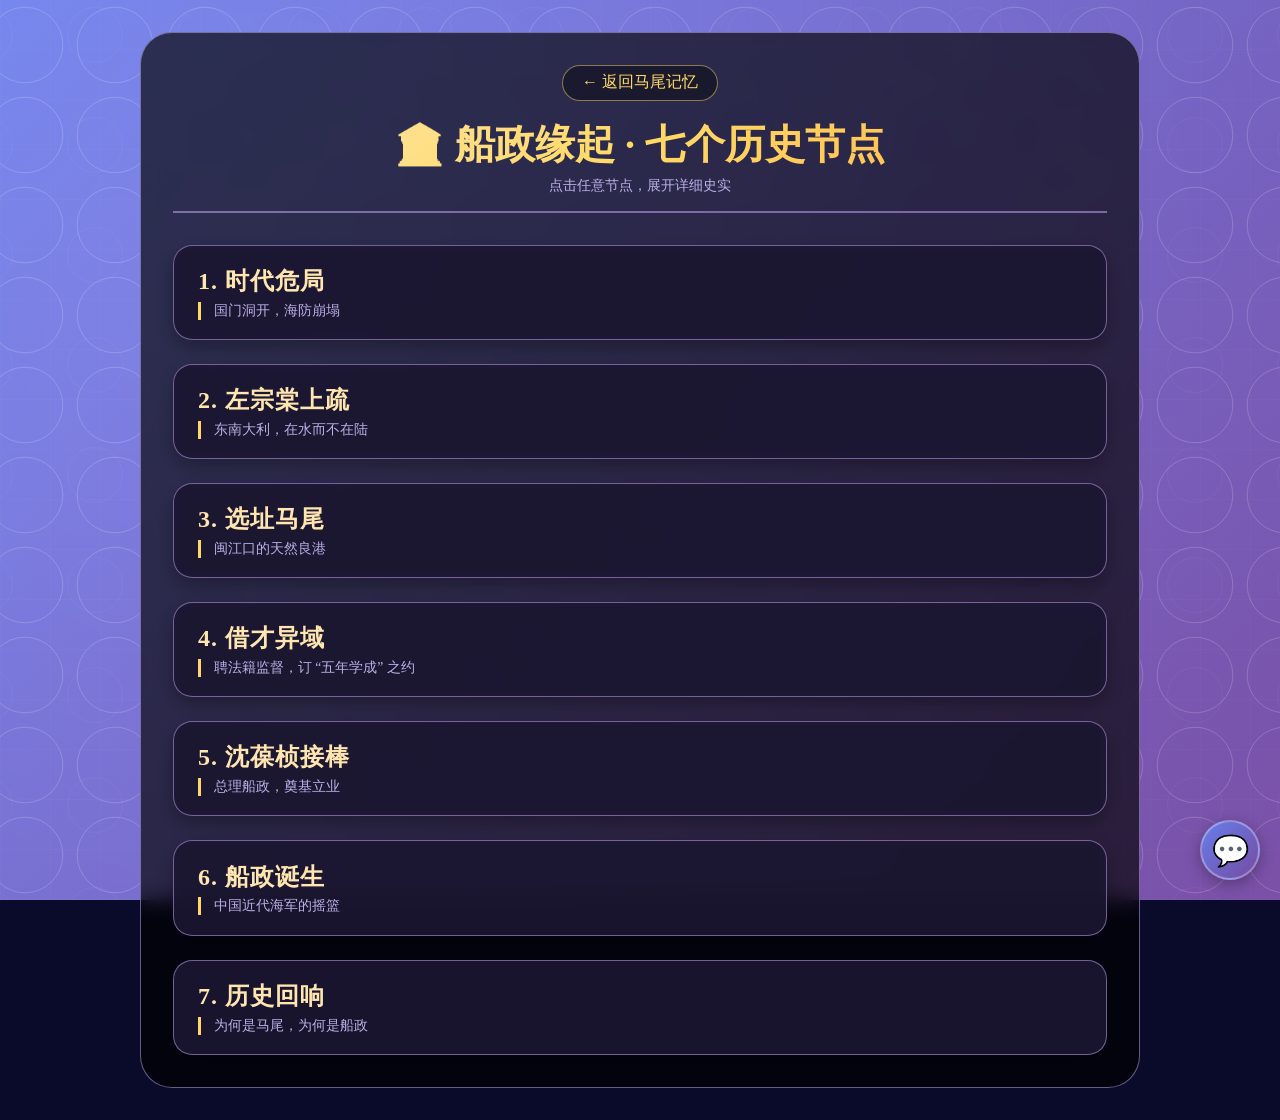
<file: memory-1.html>
<!DOCTYPE html>
<html lang="zh-CN">
<head>
    <meta charset="UTF-8">
    <meta name="viewport" content="width=device-width, initial-scale=1.0, user-scalable=no">
    <title>船政缘起 · 七个历史节点</title>
    <style>
        * {
            margin: 0;
            padding: 0;
            box-sizing: border-box;
        }
        body {
            width: 100%;
            min-height: 100vh;
            background: #0a0a2a;
            overflow-x: hidden;
            font-family: 'Segoe UI', 'Poppins', 'Noto Serif SC', 'Georgia', serif;
        }
        .page-container {
            position: relative;
            width: 100%;
            min-height: 100vh;
            z-index: 2;
            display: flex;
            flex-direction: column;
            align-items: center;
            justify-content: center;
            padding: 2rem 1.5rem;
        }
        .dynamic-bg {
            position: fixed;
            top: 0;
            left: 0;
            width: 100%;
            height: 100%;
            z-index: 0;
            background: linear-gradient(135deg, #667eea 0%, #764ba2 100%);
            overflow: hidden;
        }
        .dynamic-bg::before {
            content: '';
            position: absolute;
            width: 300%;
            height: 300%;
            top: -100%;
            left: -100%;
            background: url('data:image/svg+xml,<svg xmlns="http://www.w3.org/2000/svg" viewBox="0 0 100 100"><circle cx="50" cy="50" r="42" fill="none" stroke="rgba(255,255,255,0.22)" stroke-width="0.9"/></svg>');
            background-size: 90px 90px;
            background-repeat: repeat;
            animation: floatSlow 32s linear infinite;
            pointer-events: none;
        }
        .dynamic-bg::after {
            content: '';
            position: absolute;
            width: 300%;
            height: 300%;
            top: -100%;
            left: -100%;
            background: url('data:image/svg+xml,<svg xmlns="http://www.w3.org/2000/svg" viewBox="0 0 120 120"><circle cx="60" cy="60" r="30" fill="none" stroke="rgba(255,255,255,0.1)" stroke-width="0.6"/></svg>');
            background-size: 110px 110px;
            background-repeat: repeat;
            animation: floatReverse 40s linear infinite reverse;
            pointer-events: none;
            opacity: 0.7;
        }
        .dynamic-bg .aura-overlay {
            position: absolute;
            top: -30%;
            left: -30%;
            width: 160%;
            height: 160%;
            background: radial-gradient(circle at 30% 40%, rgba(120, 80, 200, 0.25), transparent 60%),
                        repeating-radial-gradient(circle at 70% 60%, rgba(200, 130, 255, 0.1), transparent 80px);
            filter: blur(65px);
            mix-blend-mode: screen;
            animation: slowRotate 34s infinite reverse linear;
            pointer-events: none;
        }
        .dynamic-bg .grid-enhance {
            position: absolute;
            top: 0;
            left: 0;
            width: 100%;
            height: 100%;
            background-image: repeating-linear-gradient(90deg, rgba(255,255,255,0.02) 0px, rgba(255,255,255,0.02) 1px, transparent 1px, transparent 50px), repeating-linear-gradient(0deg, rgba(255,255,255,0.02) 0px, rgba(255,255,255,0.02) 1px, transparent 1px, transparent 50px);
            pointer-events: none;
            animation: subtleShift 24s linear infinite;
        }
        @keyframes floatSlow {
            0% { transform: translate(0, 0) rotate(0deg); }
            100% { transform: translate(-120px, -120px) rotate(360deg); }
        }
        @keyframes floatReverse {
            0% { transform: translate(0, 0) rotate(0deg); }
            100% { transform: translate(80px, 80px) rotate(360deg); }
        }
        @keyframes slowRotate {
            0% { transform: rotate(0deg); }
            100% { transform: rotate(360deg); }
        }
        @keyframes subtleShift {
            0% { background-position: 0 0; }
            100% { background-position: 50px 50px; }
        }

        .content-card {
            background: rgba(0, 0, 0, 0.65);
            backdrop-filter: blur(10px);
            border-radius: 2rem;
            padding: 2rem;
            max-width: 1000px;
            width: 100%;
            border: 1px solid rgba(200, 180, 255, 0.5);
        }
        .page-header {
            text-align: center;
            margin-bottom: 2rem;
            border-bottom: 2px solid rgba(210, 170, 255, 0.5);
            padding-bottom: 1rem;
        }
        .back-link {
            display: inline-block;
            margin-bottom: 1rem;
            color: #FFD966;
            text-decoration: none;
            font-size: 1rem;
            border: 1px solid rgba(255, 217, 102, 0.5);
            padding: 0.4rem 1.2rem;
            border-radius: 40px;
            background: rgba(0, 0, 0, 0.4);
            transition: all 0.3s;
        }
        .back-link:hover {
            background: rgba(255, 217, 102, 0.2);
            transform: translateY(-2px);
        }
        .spirit-title {
            font-size: clamp(1.8rem, 5vw, 2.5rem);
            font-weight: 800;
            background: linear-gradient(135deg, #FFE6B0, #FFD966, #FFB347);
            background-clip: text;
            -webkit-background-clip: text;
            color: transparent;
        }
        /* 七个卡片入口 */
        .nodes-list {
            display: flex;
            flex-direction: column;
            gap: 1.5rem;
            margin-top: 1.5rem;
        }
        .node-card {
            background: rgba(30, 25, 55, 0.8);
            backdrop-filter: blur(4px);
            border-radius: 1.2rem;
            padding: 1.2rem 1.5rem;
            cursor: pointer;
            transition: all 0.3s ease;
            border: 1px solid rgba(210, 170, 255, 0.5);
            box-shadow: 0 8px 20px rgba(0,0,0,0.3);
            text-align: left;
        }
        .node-card:hover {
            transform: translateX(8px);
            border-color: #FFD966;
            box-shadow: 0 0 20px rgba(255, 217, 102, 0.3);
            background: rgba(40, 30, 70, 0.9);
        }
        .node-title {
            font-size: 1.5rem;
            font-weight: 800;
            color: #FFE6B0;
            margin-bottom: 0.3rem;
            letter-spacing: 1px;
        }
        .node-sub {
            font-size: 0.85rem;
            color: #bcb0e6;
            border-left: 3px solid #FFD966;
            padding-left: 0.8rem;
        }
        /* 详情区域（点击后展开） */
        .detail-area {
            max-height: 0;
            overflow: hidden;
            transition: max-height 0.5s ease-out, margin 0.3s;
            margin-top: 0;
            background: rgba(0, 0, 0, 0.5);
            border-radius: 1rem;
            padding: 0 1rem;
        }
        .detail-area.open {
            max-height: 800px;
            margin-top: 1rem;
            padding: 1rem;
            border-top: 1px dashed rgba(255, 217, 102, 0.4);
        }
        .detail-text {
            font-size: 1rem;
            line-height: 1.7;
            color: #f0ecff;
            text-align: justify;
        }
        .img-placeholder {
            margin: 1rem 0;
            background: rgba(0,0,0,0.4);
            border-radius: 1rem;
            padding: 0.8rem;
            text-align: center;
            border: 1px dashed rgba(255,217,102,0.5);
            color: #FFE6B0;
            font-size: 0.85rem;
        }
        .img-placeholder img {
            max-width: 100%;
            border-radius: 0.8rem;
        }
        @media (max-width: 640px) {
            .node-title { font-size: 1.2rem; }
            .content-card { padding: 1.2rem; }
        }
    </style>
</head>
<!-- AI小助手样式和脚本 -->
<link rel="stylesheet" href="ai-chatbot.css">
<script src="ai-chatbot.js"></script>
<body>
    <div class="dynamic-bg"><div class="aura-overlay"></div><div class="grid-enhance"></div></div>
    <div class="page-container">
        <div class="content-card">
            <div class="page-header">
                <a href="mawei-memory.html" class="back-link">← 返回马尾记忆</a>
                <h1 class="spirit-title">🏛️ 船政缘起 · 七个历史节点</h1>
                <div style="font-size:0.85rem; color:#bcb0e6; margin-top:0.3rem;">点击任意节点，展开详细史实</div>
            </div>
            <div class="nodes-list" id="nodesList"></div>
        </div>
    </div>
    <script>
        const nodesData = [
            {
                title: "1. 时代危局",
                subtitle: "国门洞开，海防崩塌",
                content: `<p>19 世纪中叶，两次鸦片战争击碎了清王朝 “天朝上国” 的迷梦。西方列强凭借坚船利炮，从东南沿海长驱直入，强迫签订一系列不平等条约。</p>
                          <p>当时中国有海无防、水师废弛、战船老旧，面对蒸汽铁甲舰毫无还手之力。林则徐、魏源等人率先提出 “师夷长技以制夷”，呼吁学习西方造船、造炮技术，重建海防。</p>
                          <p>第二次鸦片战争后，洋务运动兴起，一批官员决心自强求富、兴办实业、建设海军，福建船政就在这一历史浪潮中酝酿而生。</p>`
            },
            {
                title: "2. 左宗棠上疏",
                subtitle: "东南大利，在水而不在陆",
                content: `<p>同治五年（1866 年 6 月 25 日），时任闽浙总督左宗棠向清廷呈上《试造轮船先陈大概情形折》，正式奏请在福建设局造船、创办船政。</p>
                          <div class="img-placeholder">📷 【左宗棠】<br><img src="照片素材/zuozongtang.jpeg" alt="左宗棠" style="max-width:100%; border-radius:0.8rem;">
                          <p><strong>奏折核心观点：</strong><br>
                          “东南大利，在水而不在陆”：中国安危关键在海疆，必须掌握造船与航海主动权。<br>
                          夺彼族之所恃：学习西方技术，自己造轮船、建海军，才能抵御外侮、分洋商之利。<br>
                          师夷制夷、自主自强：不只买船，更要建厂、购机器、雇洋匠、教华人，最终实现中国人自造、自驾。</p>
                          <p>清廷高度认可，不到 20 天（7 月 14 日）正式批准，上谕称：“自强之道，全在振奋精神…… 试造火轮船，实系当今应办急务。”</p>`
            },
            {
                title: "3. 选址马尾",
                subtitle: "闽江口的天然良港",
                content: `<p>左宗棠亲赴福州周边踏勘，最终选定马尾作为船政基地，理由极为关键：</p>
                          <div class="img-placeholder">🌊 【闽江口】<br><img src="照片素材/minjiang.png" alt="闽江口" style="max-width:100%; border-radius:0.8rem;">
                          <p>地理位置绝佳：位于闽江入海口，依山傍水、江面开阔、水深足够、避风条件好，适合建大船厂、泊大船。<br>
                          海防门户：扼守福州出海要道，进可攻、退可守，是天然的海军基地。<br>
                          交通与物料便利：靠近福州城，木材、煤炭、粮食补给充足，水路连通沿海各省。</p>
                          <p>1866 年夏秋，马尾江畔一片滩涂，从此开始变为远东规模最大、设备最新的造船厂与海军基地。</p>`
            },
            {
                title: "4. 借才异域",
                subtitle: "聘法籍监督，订 “五年学成” 之约",
                content: `<p>为快速掌握西方技术，左宗棠采取 “借才异域、为我所用” 策略：</p>
                          <p>聘请法国人日意格（Prosper Giquel）为正监督、德克碑（Paul d’Aiguebelle）为副监督。<br>
                          招募37–51 名法国技术人员与工匠，负责机器安装、造船指导、教学授课。<br>
                          签订严格合同：保证5 年内中国工匠能独立造船、驾船；达标重赏，违约重罚，严防洋人把持技术。</p>`
            },
            {
                title: "5. 沈葆桢接棒",
                subtitle: "总理船政，奠基立业",
                content: `<p>1866 年 10 月，左宗棠调任陕甘总督，离闽前紧急举荐丁忧在籍的沈葆桢出任总理船政大臣。</p>
                          <div class="img-placeholder">👤 【沈葆桢】<br><img src="照片素材/shenbaozhen.png" alt="沈葆桢" style="max-width:100%; border-radius:0.8rem;"></div>
                          <p>沈葆桢（林则徐女婿）为人刚正、务实强干，到任后：完善机构、定章程、严纪律；加速建厂、购机器、建船坞；创办船政学堂（求是堂艺局），培养造船、驾驶、外语人才；奠定 “造船 + 办学 + 建军” 三位一体格局。</p>`
            },
            {
                title: "6. 船政诞生",
                subtitle: "中国近代海军的摇篮",
                content: `<p>1866 年 12 月 23 日，福建船政在马尾正式动工兴建。这一天，被视为中国近代造船工业与近代海军的起点。</p>
                          <p>它不只是一座船厂：近代工业发祥地；近代海军摇篮；中国第一支正规海军舰队诞生地；近代教育先驱；开创中国近代科技、海军、外语教育；中西文化交汇点：引进西学、培养出严复、詹天佑、萨镇冰等一代英才。</p>`
            },
            {
                title: "7. 历史回响",
                subtitle: "为何是马尾，为何是船政",
                content: `<p>船政缘起，本质是一个民族在屈辱中觉醒、在危局中自救的尝试。马尾这片土地，因船政而成为：中国自强梦开始的地方；近代海防从无到有的地方；中国人第一次系统学习西方工业文明、自主造舰建军的地方。</p>
                          <p>闽江潮涌，鼓山作证。从 1866 年起，马尾的每一块砖石、每一艘舰船、每一次学堂钟声，都在诉说：中国虽弱，不甘沉沦；海疆虽险，必当自强。</p>`
            }
        ];

        const container = document.getElementById('nodesList');
        function buildNodes() {
            container.innerHTML = '';
            nodesData.forEach((node, idx) => {
                const card = document.createElement('div');
                card.className = 'node-card';
                card.innerHTML = `
                    <div class="node-title">${node.title}</div>
                    <div class="node-sub">${node.subtitle}</div>
                    <div class="detail-area" id="detail-${idx}">
                        <div class="detail-text">${node.content}</div>
                    </div>
                `;
                const detailDiv = card.querySelector(`.detail-area`);
                card.addEventListener('click', (e) => {
                    e.stopPropagation();
                    const isOpen = detailDiv.classList.contains('open');
                    document.querySelectorAll('.detail-area').forEach(d => d.classList.remove('open'));
                    if (!isOpen) detailDiv.classList.add('open');
                });
                container.appendChild(card);
            });
        }
        buildNodes();
        console.log("船政缘起 — 7个节点入口已加载，点击展开详情");
    </script>
</body>
</html>
</file>
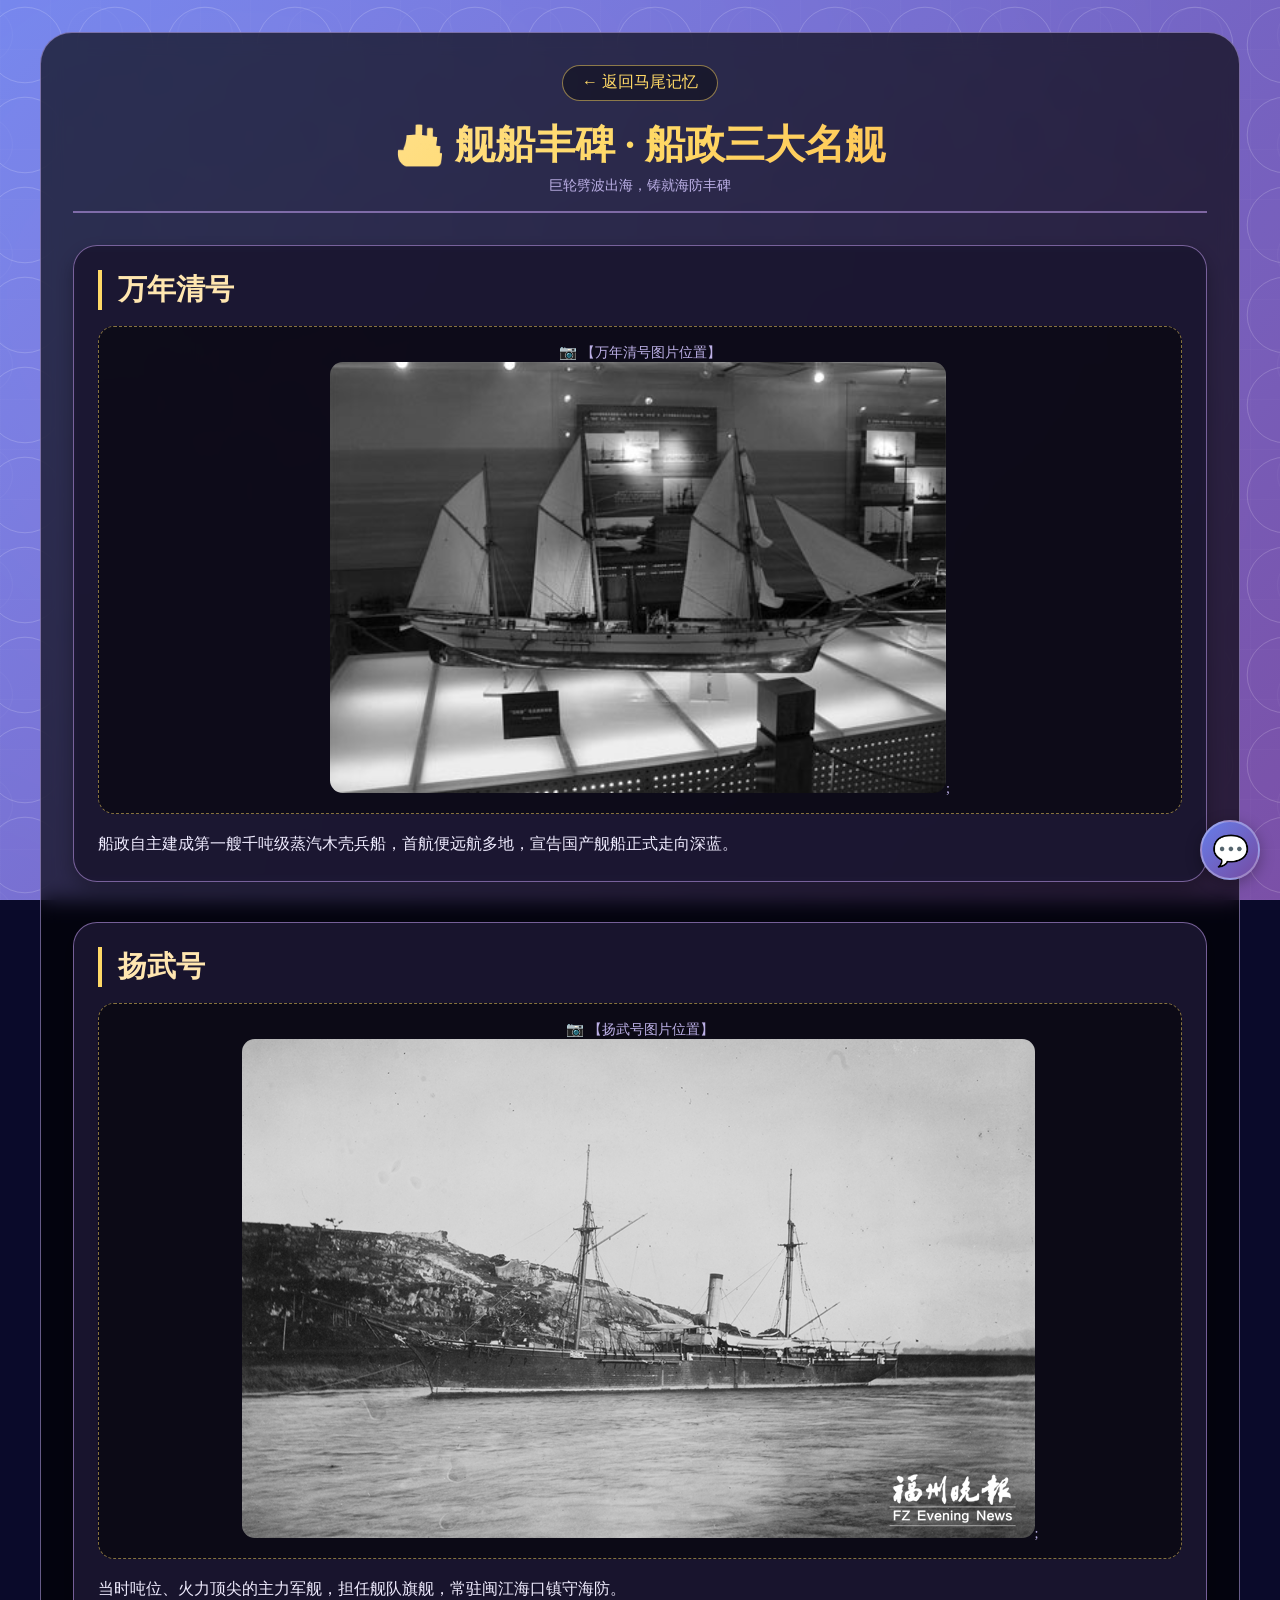
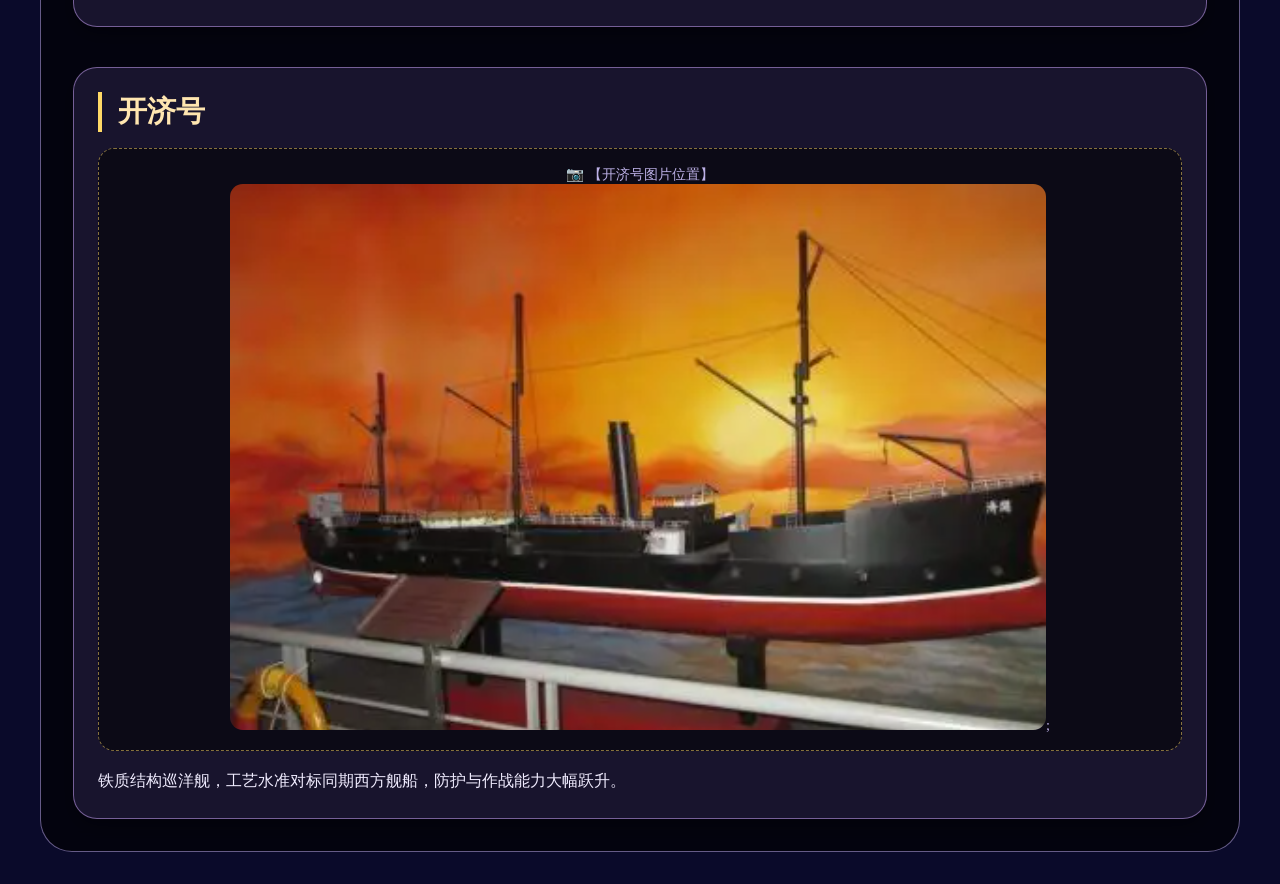
<file: memory-2.html>
<!DOCTYPE html>
<html lang="zh-CN">
<head>
    <meta charset="UTF-8">
    <meta name="viewport" content="width=device-width, initial-scale=1.0, user-scalable=no">
    <title>舰船丰碑 · 船政三大名舰</title>
    <style>
        * {
            margin: 0;
            padding: 0;
            box-sizing: border-box;
        }
        body {
            width: 100%;
            min-height: 100vh;
            background: #0a0a2a;
            overflow-x: hidden;
            font-family: 'Segoe UI', 'Poppins', 'Noto Serif SC', 'Georgia', serif;
        }
        .page-container {
            position: relative;
            width: 100%;
            min-height: 100vh;
            z-index: 2;
            display: flex;
            flex-direction: column;
            align-items: center;
            justify-content: center;
            padding: 2rem 1.5rem;
        }
        .dynamic-bg {
            position: fixed;
            top: 0;
            left: 0;
            width: 100%;
            height: 100%;
            z-index: 0;
            background: linear-gradient(135deg, #667eea 0%, #764ba2 100%);
            overflow: hidden;
        }
        .dynamic-bg::before {
            content: '';
            position: absolute;
            width: 300%;
            height: 300%;
            top: -100%;
            left: -100%;
            background: url('data:image/svg+xml,<svg xmlns="http://www.w3.org/2000/svg" viewBox="0 0 100 100"><circle cx="50" cy="50" r="42" fill="none" stroke="rgba(255,255,255,0.22)" stroke-width="0.9"/></svg>');
            background-size: 90px 90px;
            background-repeat: repeat;
            animation: floatSlow 32s linear infinite;
            pointer-events: none;
        }
        .dynamic-bg::after {
            content: '';
            position: absolute;
            width: 300%;
            height: 300%;
            top: -100%;
            left: -100%;
            background: url('data:image/svg+xml,<svg xmlns="http://www.w3.org/2000/svg" viewBox="0 0 120 120"><circle cx="60" cy="60" r="30" fill="none" stroke="rgba(255,255,255,0.1)" stroke-width="0.6"/></svg>');
            background-size: 110px 110px;
            background-repeat: repeat;
            animation: floatReverse 40s linear infinite reverse;
            pointer-events: none;
            opacity: 0.7;
        }
        .dynamic-bg .aura-overlay {
            position: absolute;
            top: -30%;
            left: -30%;
            width: 160%;
            height: 160%;
            background: radial-gradient(circle at 30% 40%, rgba(120, 80, 200, 0.25), transparent 60%),
                        repeating-radial-gradient(circle at 70% 60%, rgba(200, 130, 255, 0.1), transparent 80px);
            filter: blur(65px);
            mix-blend-mode: screen;
            animation: slowRotate 34s infinite reverse linear;
            pointer-events: none;
        }
        .dynamic-bg .grid-enhance {
            position: absolute;
            top: 0;
            left: 0;
            width: 100%;
            height: 100%;
            background-image: repeating-linear-gradient(90deg, rgba(255,255,255,0.02) 0px, rgba(255,255,255,0.02) 1px, transparent 1px, transparent 50px), repeating-linear-gradient(0deg, rgba(255,255,255,0.02) 0px, rgba(255,255,255,0.02) 1px, transparent 1px, transparent 50px);
            pointer-events: none;
            animation: subtleShift 24s linear infinite;
        }
        @keyframes floatSlow {
            0% { transform: translate(0, 0) rotate(0deg); }
            100% { transform: translate(-120px, -120px) rotate(360deg); }
        }
        @keyframes floatReverse {
            0% { transform: translate(0, 0) rotate(0deg); }
            100% { transform: translate(80px, 80px) rotate(360deg); }
        }
        @keyframes slowRotate {
            0% { transform: rotate(0deg); }
            100% { transform: rotate(360deg); }
        }
        @keyframes subtleShift {
            0% { background-position: 0 0; }
            100% { background-position: 50px 50px; }
        }

        .content-card {
            background: rgba(0, 0, 0, 0.65);
            backdrop-filter: blur(10px);
            border-radius: 2rem;
            padding: 2rem;
            max-width: 1200px;
            width: 100%;
            border: 1px solid rgba(200, 180, 255, 0.5);
        }
        .page-header {
            text-align: center;
            margin-bottom: 2rem;
            border-bottom: 2px solid rgba(210, 170, 255, 0.5);
            padding-bottom: 1rem;
        }
        .back-link {
            display: inline-block;
            margin-bottom: 1rem;
            color: #FFD966;
            text-decoration: none;
            font-size: 1rem;
            border: 1px solid rgba(255, 217, 102, 0.5);
            padding: 0.4rem 1.2rem;
            border-radius: 40px;
            background: rgba(0, 0, 0, 0.4);
            transition: all 0.3s;
        }
        .back-link:hover {
            background: rgba(255, 217, 102, 0.2);
            transform: translateY(-2px);
        }
        .spirit-title {
            font-size: clamp(1.8rem, 5vw, 2.5rem);
            font-weight: 800;
            background: linear-gradient(135deg, #FFE6B0, #FFD966, #FFB347);
            background-clip: text;
            -webkit-background-clip: text;
            color: transparent;
        }
        .ships-grid {
            display: flex;
            flex-direction: column;
            gap: 2.5rem;
            margin-top: 1.5rem;
        }
        .ship-card {
            background: rgba(30, 25, 55, 0.8);
            backdrop-filter: blur(4px);
            border-radius: 1.5rem;
            padding: 1.5rem;
            border: 1px solid rgba(210, 170, 255, 0.5);
            box-shadow: 0 8px 20px rgba(0,0,0,0.3);
            transition: all 0.3s ease;
        }
        .ship-card:hover {
            transform: translateY(-5px);
            border-color: #FFD966;
            box-shadow: 0 0 25px rgba(255, 217, 102, 0.3);
        }
        .ship-name {
            font-size: 1.8rem;
            font-weight: 800;
            color: #FFE6B0;
            margin-bottom: 1rem;
            border-left: 4px solid #FFD966;
            padding-left: 1rem;
        }
        .img-placeholder {
            margin: 1rem 0;
            background: rgba(0,0,0,0.5);
            border-radius: 1rem;
            padding: 1rem;
            text-align: center;
            border: 1px dashed rgba(255,217,102,0.5);
            color: #bcb0e6;
            font-size: 0.9rem;
        }
        .img-placeholder img {
            max-width: 100%;
            border-radius: 0.8rem;
        }
        .ship-desc {
            font-size: 1rem;
            line-height: 1.7;
            color: #f0ecff;
            text-align: justify;
            margin-top: 0.8rem;
        }
        @media (max-width: 640px) {
            .ship-name { font-size: 1.4rem; }
            .content-card { padding: 1.2rem; }
        }
    </style>
</head>
<!-- AI小助手样式和脚本 -->
<link rel="stylesheet" href="ai-chatbot.css">
<script src="ai-chatbot.js"></script>
<body>
    <div class="dynamic-bg"><div class="aura-overlay"></div><div class="grid-enhance"></div></div>
    <div class="page-container">
        <div class="content-card">
            <div class="page-header">
                <a href="mawei-memory.html" class="back-link">← 返回马尾记忆</a>
                <h1 class="spirit-title">🚢 舰船丰碑 · 船政三大名舰</h1>
                <div style="font-size:0.85rem; color:#bcb0e6; margin-top:0.3rem;">巨轮劈波出海，铸就海防丰碑</div>
            </div>
            <div class="ships-grid">
                <div class="ship-card">
                    <div class="ship-name">万年清号</div>
                    <div class="img-placeholder">
                        📷 【万年清号图片位置】<br><img src="照片素材/wannianqinghao.png">;
                    </div>
                    <div class="ship-desc">船政自主建成第一艘千吨级蒸汽木壳兵船，首航便远航多地，宣告国产舰船正式走向深蓝。</div>
                </div>
                <div class="ship-card">
                    <div class="ship-name">扬武号</div>
                    <div class="img-placeholder">
                        📷 【扬武号图片位置】<br><img src="照片素材/yangwuhao.png">;
                    </div>
                    <div class="ship-desc">当时吨位、火力顶尖的主力军舰，担任舰队旗舰，常驻闽江海口镇守海防。</div>
                </div>
                <div class="ship-card">
                    <div class="ship-name">开济号</div>
                    <div class="img-placeholder">
                        📷 【开济号图片位置】<br><img src="照片素材/kaijihao.png">;
                    </div>
                    <div class="ship-desc">铁质结构巡洋舰，工艺水准对标同期西方舰船，防护与作战能力大幅跃升。</div>
                </div>
            </div>
        </div>
    </div>
    <script> console.log("舰船丰碑 — 三大名舰已加载"); </script>
</body>
</html>
</file>
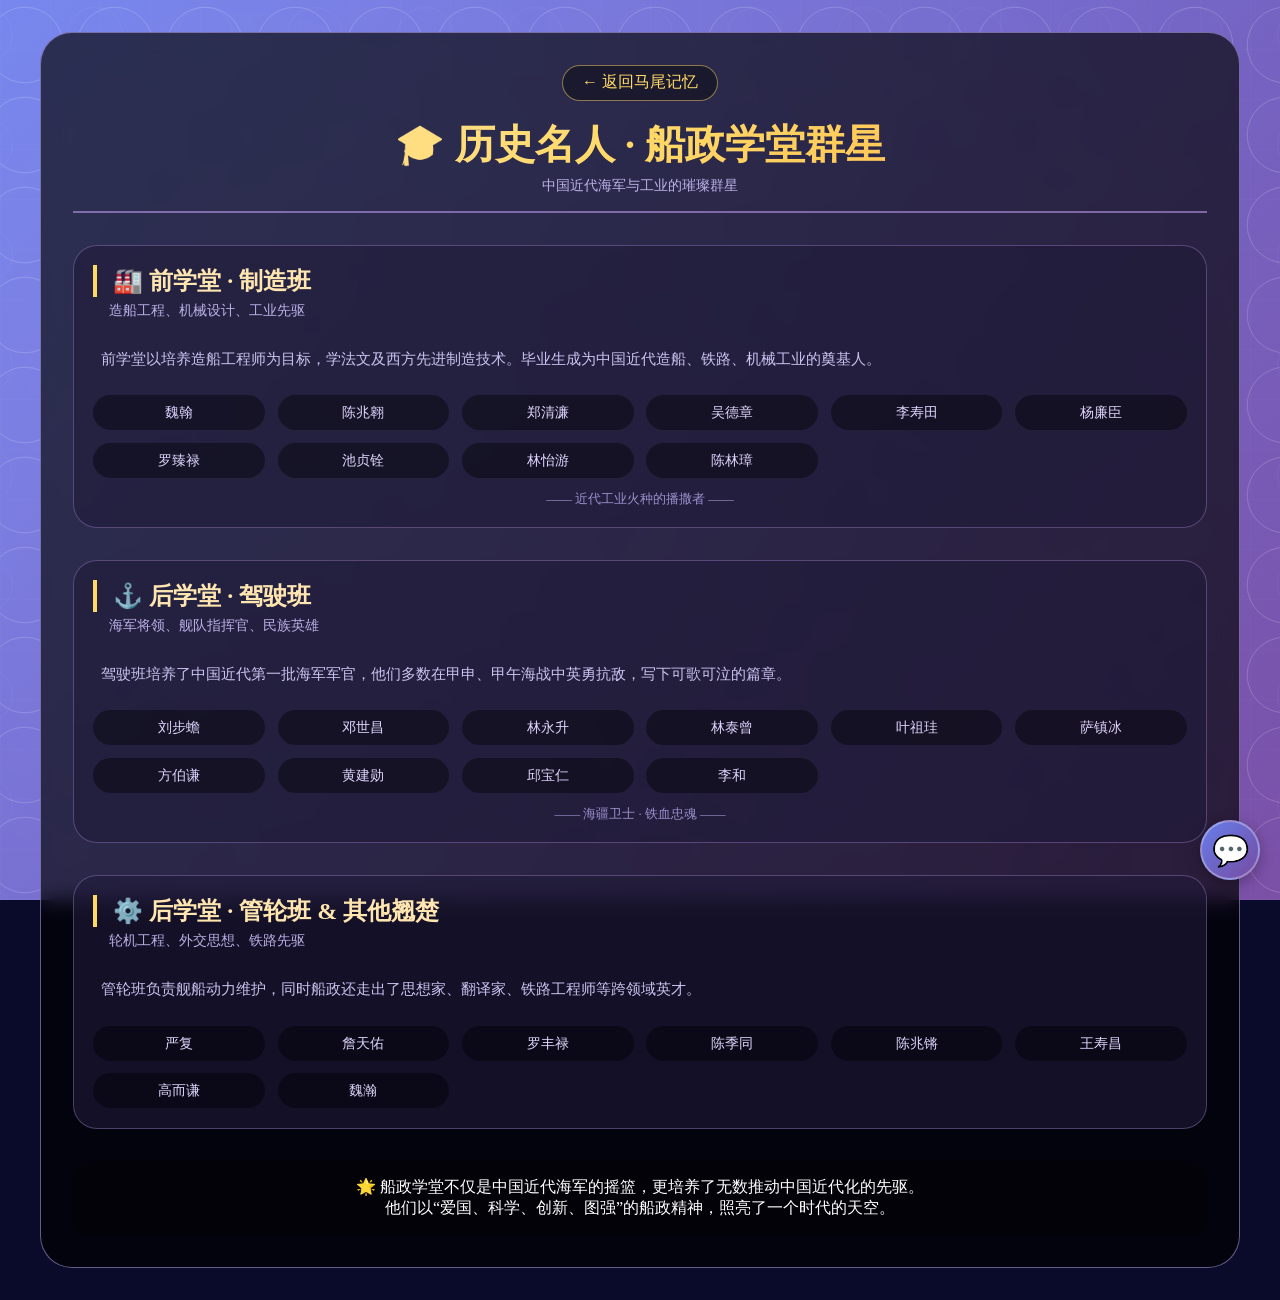
<file: memory-3.html>
<!DOCTYPE html>
<html lang="zh-CN">
<head>
    <meta charset="UTF-8">
    <meta name="viewport" content="width=device-width, initial-scale=1.0, user-scalable=no">
    <title>历史名人 · 船政学堂群星</title>
    <style>
        * {
            margin: 0;
            padding: 0;
            box-sizing: border-box;
        }
        body {
            width: 100%;
            min-height: 100vh;
            background: #0a0a2a;
            overflow-x: hidden;
            font-family: 'Segoe UI', 'Poppins', 'Noto Serif SC', 'Georgia', serif;
        }
        .page-container {
            position: relative;
            width: 100%;
            min-height: 100vh;
            z-index: 2;
            display: flex;
            flex-direction: column;
            align-items: center;
            justify-content: center;
            padding: 2rem 1.5rem;
        }
        .dynamic-bg {
            position: fixed;
            top: 0;
            left: 0;
            width: 100%;
            height: 100%;
            z-index: 0;
            background: linear-gradient(135deg, #667eea 0%, #764ba2 100%);
            overflow: hidden;
        }
        .dynamic-bg::before {
            content: '';
            position: absolute;
            width: 300%;
            height: 300%;
            top: -100%;
            left: -100%;
            background: url('data:image/svg+xml,<svg xmlns="http://www.w3.org/2000/svg" viewBox="0 0 100 100"><circle cx="50" cy="50" r="42" fill="none" stroke="rgba(255,255,255,0.22)" stroke-width="0.9"/></svg>');
            background-size: 90px 90px;
            background-repeat: repeat;
            animation: floatSlow 32s linear infinite;
            pointer-events: none;
        }
        .dynamic-bg::after {
            content: '';
            position: absolute;
            width: 300%;
            height: 300%;
            top: -100%;
            left: -100%;
            background: url('data:image/svg+xml,<svg xmlns="http://www.w3.org/2000/svg" viewBox="0 0 120 120"><circle cx="60" cy="60" r="30" fill="none" stroke="rgba(255,255,255,0.1)" stroke-width="0.6"/></svg>');
            background-size: 110px 110px;
            background-repeat: repeat;
            animation: floatReverse 40s linear infinite reverse;
            pointer-events: none;
            opacity: 0.7;
        }
        .dynamic-bg .aura-overlay {
            position: absolute;
            top: -30%;
            left: -30%;
            width: 160%;
            height: 160%;
            background: radial-gradient(circle at 30% 40%, rgba(120, 80, 200, 0.25), transparent 60%),
                        repeating-radial-gradient(circle at 70% 60%, rgba(200, 130, 255, 0.1), transparent 80px);
            filter: blur(65px);
            mix-blend-mode: screen;
            animation: slowRotate 34s infinite reverse linear;
            pointer-events: none;
        }
        .dynamic-bg .grid-enhance {
            position: absolute;
            top: 0;
            left: 0;
            width: 100%;
            height: 100%;
            background-image: repeating-linear-gradient(90deg, rgba(255,255,255,0.02) 0px, rgba(255,255,255,0.02) 1px, transparent 1px, transparent 50px), repeating-linear-gradient(0deg, rgba(255,255,255,0.02) 0px, rgba(255,255,255,0.02) 1px, transparent 1px, transparent 50px);
            pointer-events: none;
            animation: subtleShift 24s linear infinite;
        }
        @keyframes floatSlow {
            0% { transform: translate(0, 0) rotate(0deg); }
            100% { transform: translate(-120px, -120px) rotate(360deg); }
        }
        @keyframes floatReverse {
            0% { transform: translate(0, 0) rotate(0deg); }
            100% { transform: translate(80px, 80px) rotate(360deg); }
        }
        @keyframes slowRotate {
            0% { transform: rotate(0deg); }
            100% { transform: rotate(360deg); }
        }
        @keyframes subtleShift {
            0% { background-position: 0 0; }
            100% { background-position: 50px 50px; }
        }

        .content-card {
            background: rgba(0, 0, 0, 0.65);
            backdrop-filter: blur(10px);
            border-radius: 2rem;
            padding: 2rem;
            max-width: 1200px;
            width: 100%;
            border: 1px solid rgba(200, 180, 255, 0.5);
        }
        .page-header {
            text-align: center;
            margin-bottom: 2rem;
            border-bottom: 2px solid rgba(210, 170, 255, 0.5);
            padding-bottom: 1rem;
        }
        .back-link {
            display: inline-block;
            margin-bottom: 1rem;
            color: #FFD966;
            text-decoration: none;
            font-size: 1rem;
            border: 1px solid rgba(255, 217, 102, 0.5);
            padding: 0.4rem 1.2rem;
            border-radius: 40px;
            background: rgba(0, 0, 0, 0.4);
            transition: all 0.3s;
        }
        .back-link:hover {
            background: rgba(255, 217, 102, 0.2);
            transform: translateY(-2px);
        }
        .spirit-title {
            font-size: clamp(1.8rem, 5vw, 2.5rem);
            font-weight: 800;
            background: linear-gradient(135deg, #FFE6B0, #FFD966, #FFB347);
            background-clip: text;
            -webkit-background-clip: text;
            color: transparent;
        }
        .section {
            margin-bottom: 2rem;
            background: rgba(30, 25, 55, 0.6);
            border-radius: 1.5rem;
            padding: 1.2rem;
            border: 1px solid rgba(210, 170, 255, 0.3);
        }
        .section-title {
            font-size: 1.5rem;
            font-weight: 700;
            color: #FFE6B0;
            margin-bottom: 0.3rem;
            border-left: 4px solid #FFD966;
            padding-left: 1rem;
        }
        .section-sub {
            font-size: 0.85rem;
            color: #bcb0e6;
            margin-bottom: 1.2rem;
            padding-left: 1rem;
        }
        .person-grid {
            display: grid;
            grid-template-columns: repeat(auto-fill, minmax(150px, 1fr));
            gap: 0.8rem;
        }
        .person-item {
            background: rgba(0, 0, 0, 0.4);
            padding: 0.5rem 0.8rem;
            border-radius: 2rem;
            font-size: 0.9rem;
            color: #e0d6ff;
            text-align: center;
            transition: all 0.2s;
        }
        .person-item:hover {
            background: rgba(255, 217, 102, 0.2);
            transform: translateX(3px);
            color: #FFE6B0;
        }
        .intro-text {
            color: #cbc3f0;
            line-height: 1.6;
            margin-bottom: 1rem;
            font-size: 0.95rem;
            padding: 0.5rem;
        }
        @media (max-width: 640px) {
            .person-grid { grid-template-columns: repeat(auto-fill, minmax(120px, 1fr)); }
            .section-title { font-size: 1.2rem; }
            .content-card { padding: 1rem; }
        }
    </style>
</head>
<!-- AI小助手样式和脚本 -->
<link rel="stylesheet" href="ai-chatbot.css">
<script src="ai-chatbot.js"></script>
<body>
    <div class="dynamic-bg"><div class="aura-overlay"></div><div class="grid-enhance"></div></div>
    <div class="page-container">
        <div class="content-card">
            <div class="page-header">
                <a href="mawei-memory.html" class="back-link">← 返回马尾记忆</a>
                <h1 class="spirit-title">🎓 历史名人 · 船政学堂群星</h1>
                <div style="font-size:0.85rem; color:#bcb0e6; margin-top:0.3rem;">中国近代海军与工业的璀璨群星</div>
            </div>

            <!-- 前学堂：制造班 -->
            <div class="section">
                <div class="section-title">🏭 前学堂 · 制造班</div>
                <div class="section-sub">造船工程、机械设计、工业先驱</div>
                <div class="intro-text">前学堂以培养造船工程师为目标，学法文及西方先进制造技术。毕业生成为中国近代造船、铁路、机械工业的奠基人。</div>
                <div class="person-grid">
                    <div class="person-item">魏翰</div>
                    <div class="person-item">陈兆翱</div>
                    <div class="person-item">郑清濂</div>
                    <div class="person-item">吴德章</div>
                    <div class="person-item">李寿田</div>
                    <div class="person-item">杨廉臣</div>
                    <div class="person-item">罗臻禄</div>
                    <div class="person-item">池贞铨</div>
                    <div class="person-item">林怡游</div>
                    <div class="person-item">陈林璋</div>
                </div>
                <div style="margin-top:0.8rem; font-size:0.8rem; color:#9a8fcc; text-align:center;">—— 近代工业火种的播撒者 ——</div>
            </div>

            <!-- 后学堂：驾驶班 -->
            <div class="section">
                <div class="section-title">⚓ 后学堂 · 驾驶班</div>
                <div class="section-sub">海军将领、舰队指挥官、民族英雄</div>
                <div class="intro-text">驾驶班培养了中国近代第一批海军军官，他们多数在甲申、甲午海战中英勇抗敌，写下可歌可泣的篇章。</div>
                <div class="person-grid">
                    <div class="person-item">刘步蟾</div>
                    <div class="person-item">邓世昌</div>
                    <div class="person-item">林永升</div>
                    <div class="person-item">林泰曾</div>
                    <div class="person-item">叶祖珪</div>
                    <div class="person-item">萨镇冰</div>
                    <div class="person-item">方伯谦</div>
                    <div class="person-item">黄建勋</div>
                    <div class="person-item">邱宝仁</div>
                    <div class="person-item">李和</div>
                </div>
                <div style="margin-top:0.8rem; font-size:0.8rem; color:#9a8fcc; text-align:center;">—— 海疆卫士 · 铁血忠魂 ——</div>
            </div>

            <!-- 后学堂：管轮班 + 其他杰出人物 -->
            <div class="section">
                <div class="section-title">⚙️ 后学堂 · 管轮班 & 其他翘楚</div>
                <div class="section-sub">轮机工程、外交思想、铁路先驱</div>
                <div class="intro-text">管轮班负责舰船动力维护，同时船政还走出了思想家、翻译家、铁路工程师等跨领域英才。</div>
                <div class="person-grid">
                    <div class="person-item">严复</div>
                    <div class="person-item">詹天佑</div>
                    <div class="person-item">罗丰禄</div>
                    <div class="person-item">陈季同</div>
                    <div class="person-item">陈兆锵</div>
                    <div class="person-item">王寿昌</div>
                    <div class="person-item">高而谦</div>
                    <div class="person-item">魏瀚</div>
                </div>
            </div>

            <!-- 精神传承 -->
            <div style="margin-top:1.5rem; padding:1rem; background:rgba(0,0,0,0.4); border-radius:1rem; text-align:center; color: #ffffff;">
                🌟 船政学堂不仅是中国近代海军的摇篮，更培养了无数推动中国近代化的先驱。<br>
                他们以“爱国、科学、创新、图强”的船政精神，照亮了一个时代的天空。
            </div>
        </div>
    </div>
    <script> console.log("历史名人页面已加载"); </script>
</body>
</html>
</file>
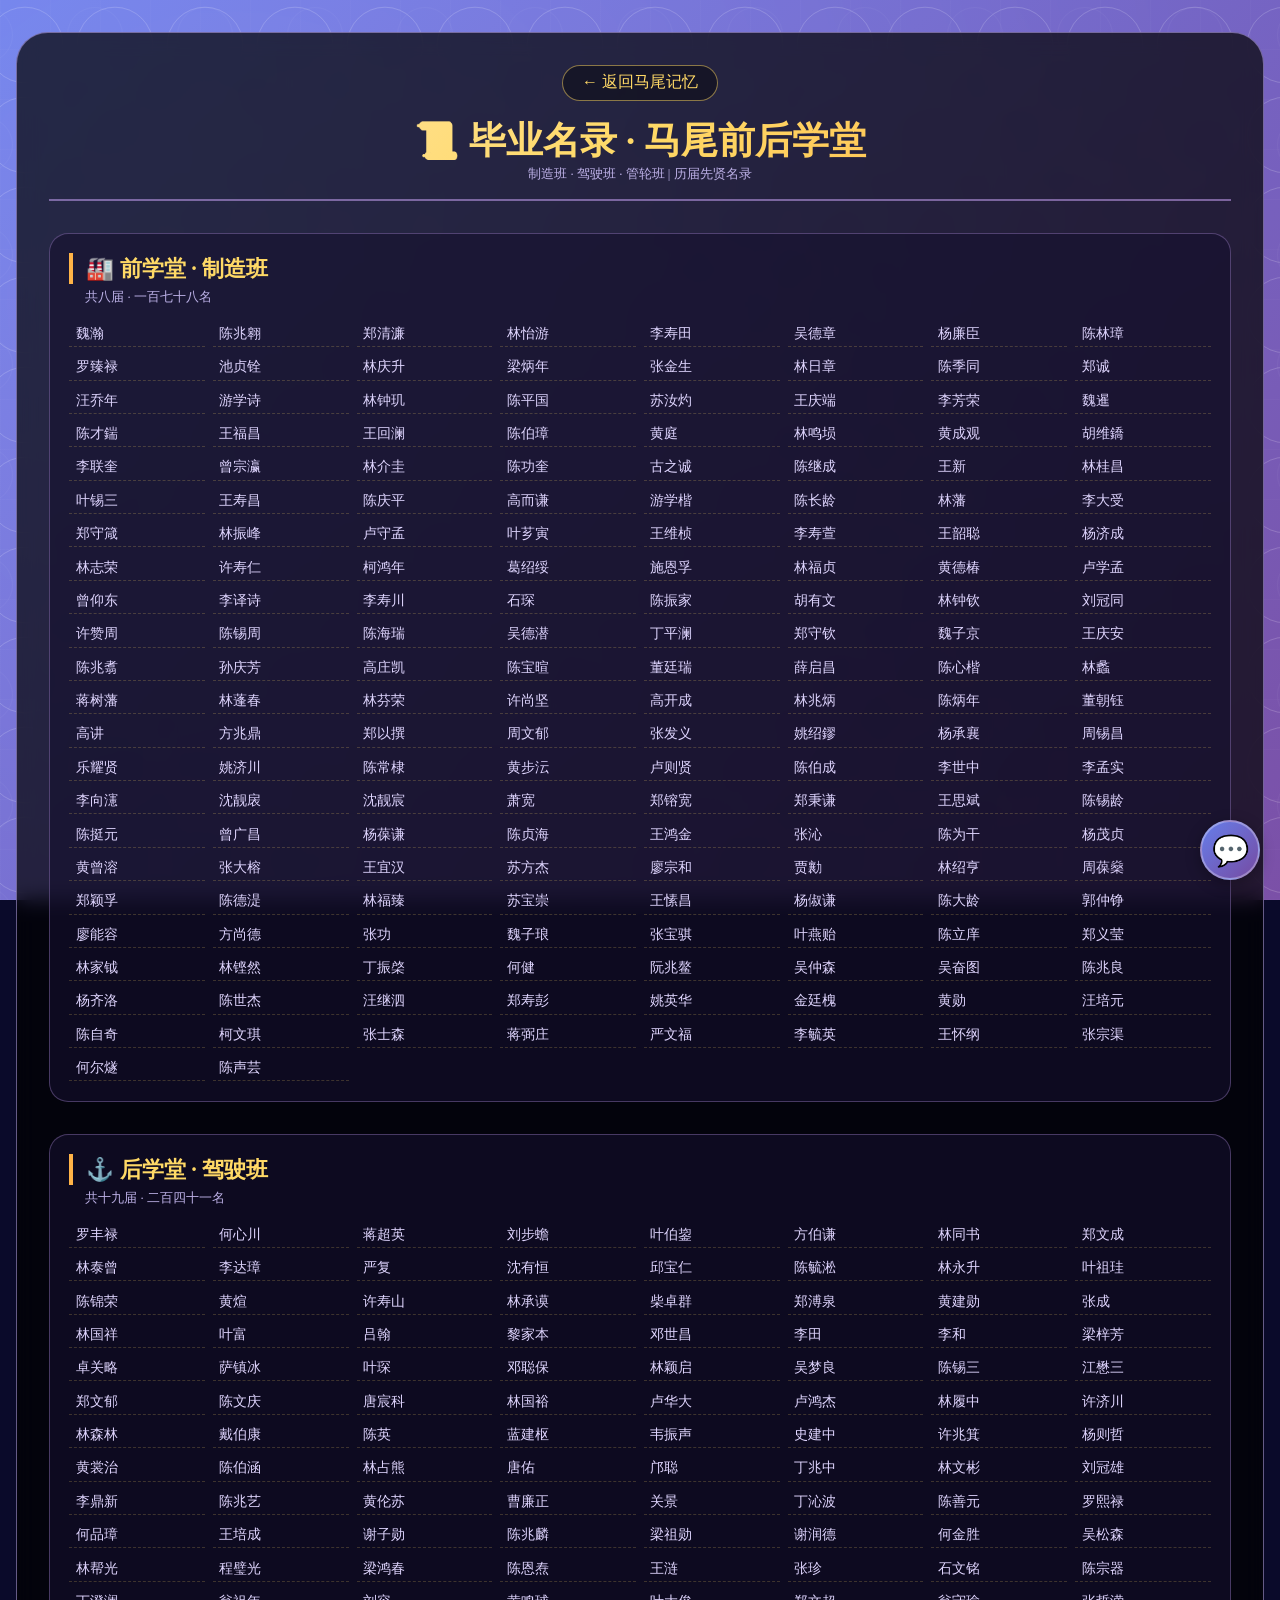
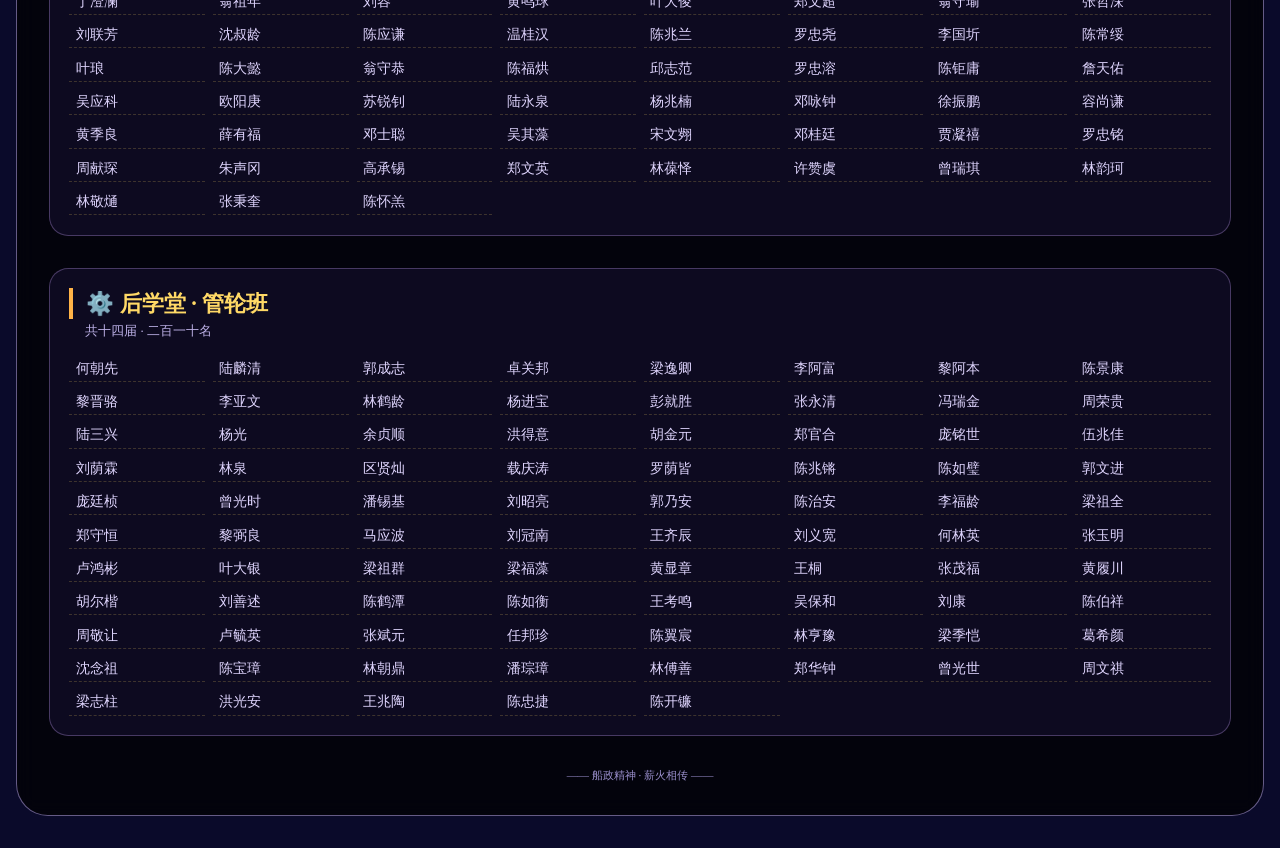
<file: memory-4.html>
<!DOCTYPE html>
<html lang="zh-CN">
<head>
    <meta charset="UTF-8">
    <meta name="viewport" content="width=device-width, initial-scale=1.0, user-scalable=no">
    <title>毕业名录 · 马尾船政学堂</title>
    <style>
        * {
            margin: 0;
            padding: 0;
            box-sizing: border-box;
        }
        body {
            width: 100%;
            min-height: 100vh;
            background: #0a0a2a;
            overflow-x: auto;
            font-family: 'Segoe UI', 'Poppins', 'Noto Serif SC', 'Georgia', serif;
        }
        .page-container {
            position: relative;
            width: 100%;
            min-height: 100vh;
            z-index: 2;
            display: flex;
            flex-direction: column;
            align-items: center;
            justify-content: center;
            padding: 2rem 1rem;
        }
        .dynamic-bg {
            position: fixed;
            top: 0;
            left: 0;
            width: 100%;
            height: 100%;
            z-index: 0;
            background: linear-gradient(135deg, #667eea 0%, #764ba2 100%);
            overflow: hidden;
        }
        .dynamic-bg::before {
            content: '';
            position: absolute;
            width: 300%;
            height: 300%;
            top: -100%;
            left: -100%;
            background: url('data:image/svg+xml,<svg xmlns="http://www.w3.org/2000/svg" viewBox="0 0 100 100"><circle cx="50" cy="50" r="42" fill="none" stroke="rgba(255,255,255,0.22)" stroke-width="0.9"/></svg>');
            background-size: 90px 90px;
            background-repeat: repeat;
            animation: floatSlow 32s linear infinite;
            pointer-events: none;
        }
        .dynamic-bg::after {
            content: '';
            position: absolute;
            width: 300%;
            height: 300%;
            top: -100%;
            left: -100%;
            background: url('data:image/svg+xml,<svg xmlns="http://www.w3.org/2000/svg" viewBox="0 0 120 120"><circle cx="60" cy="60" r="30" fill="none" stroke="rgba(255,255,255,0.1)" stroke-width="0.6"/></svg>');
            background-size: 110px 110px;
            background-repeat: repeat;
            animation: floatReverse 40s linear infinite reverse;
            pointer-events: none;
            opacity: 0.7;
        }
        .dynamic-bg .aura-overlay {
            position: absolute;
            top: -30%;
            left: -30%;
            width: 160%;
            height: 160%;
            background: radial-gradient(circle at 30% 40%, rgba(120, 80, 200, 0.25), transparent 60%),
                        repeating-radial-gradient(circle at 70% 60%, rgba(200, 130, 255, 0.1), transparent 80px);
            filter: blur(65px);
            mix-blend-mode: screen;
            animation: slowRotate 34s infinite reverse linear;
            pointer-events: none;
        }
        .dynamic-bg .grid-enhance {
            position: absolute;
            top: 0;
            left: 0;
            width: 100%;
            height: 100%;
            background-image: repeating-linear-gradient(90deg, rgba(255,255,255,0.02) 0px, rgba(255,255,255,0.02) 1px, transparent 1px, transparent 50px), repeating-linear-gradient(0deg, rgba(255,255,255,0.02) 0px, rgba(255,255,255,0.02) 1px, transparent 1px, transparent 50px);
            pointer-events: none;
            animation: subtleShift 24s linear infinite;
        }
        @keyframes floatSlow {
            0% { transform: translate(0, 0) rotate(0deg); }
            100% { transform: translate(-120px, -120px) rotate(360deg); }
        }
        @keyframes floatReverse {
            0% { transform: translate(0, 0) rotate(0deg); }
            100% { transform: translate(80px, 80px) rotate(360deg); }
        }
        @keyframes slowRotate {
            0% { transform: rotate(0deg); }
            100% { transform: rotate(360deg); }
        }
        @keyframes subtleShift {
            0% { background-position: 0 0; }
            100% { background-position: 50px 50px; }
        }

        .content-card {
            background: rgba(0, 0, 0, 0.7);
            backdrop-filter: blur(10px);
            border-radius: 2rem;
            padding: 2rem;
            max-width: 1300px;
            width: 100%;
            border: 1px solid rgba(200, 180, 255, 0.5);
        }
        .page-header {
            text-align: center;
            margin-bottom: 2rem;
            border-bottom: 2px solid rgba(210, 170, 255, 0.5);
            padding-bottom: 1rem;
        }
        .back-link {
            display: inline-block;
            margin-bottom: 1rem;
            color: #FFD966;
            text-decoration: none;
            font-size: 1rem;
            border: 1px solid rgba(255, 217, 102, 0.5);
            padding: 0.4rem 1.2rem;
            border-radius: 40px;
            background: rgba(0, 0, 0, 0.4);
            transition: all 0.3s;
        }
        .back-link:hover {
            background: rgba(255, 217, 102, 0.2);
            transform: translateY(-2px);
        }
        .spirit-title {
            font-size: clamp(1.6rem, 5vw, 2.3rem);
            font-weight: 800;
            background: linear-gradient(135deg, #FFE6B0, #FFD966, #FFB347);
            background-clip: text;
            -webkit-background-clip: text;
            color: transparent;
        }
        .class-section {
            margin-bottom: 2rem;
            background: rgba(20, 15, 45, 0.6);
            border-radius: 1.2rem;
            padding: 1.2rem;
            border: 1px solid rgba(210, 170, 255, 0.3);
        }
        .class-title {
            font-size: 1.4rem;
            font-weight: bold;
            color: #FFD966;
            margin-bottom: 0.3rem;
            border-left: 4px solid #FFB347;
            padding-left: 0.8rem;
        }
        .class-sub {
            font-size: 0.8rem;
            color: #bcb0e6;
            margin-bottom: 1rem;
            padding-left: 1rem;
        }
        .name-grid {
            display: grid;
            grid-template-columns: repeat(auto-fill, minmax(130px, 1fr));
            gap: 0.5rem;
        }
        .name-item {
            font-size: 0.85rem;
            color: #e0d6ff;
            padding: 0.2rem 0.4rem;
            border-bottom: 1px dashed rgba(255, 217, 102, 0.2);
        }
        @media (max-width: 768px) {
            .name-grid { grid-template-columns: repeat(auto-fill, minmax(100px, 1fr)); }
            .class-title { font-size: 1.1rem; }
            .content-card { padding: 1rem; }
        }
    </style>
</head>
<!-- AI小助手样式和脚本 -->
<link rel="stylesheet" href="ai-chatbot.css">
<script src="ai-chatbot.js"></script>
<body>
    <div class="dynamic-bg"><div class="aura-overlay"></div><div class="grid-enhance"></div></div>
    <div class="page-container">
        <div class="content-card">
            <div class="page-header">
                <a href="mawei-memory.html" class="back-link">← 返回马尾记忆</a>
                <h1 class="spirit-title">📜 毕业名录 · 马尾前后学堂</h1>
                <div style="font-size:0.8rem; color:#bcb0e6;">制造班 · 驾驶班 · 管轮班 | 历届先贤名录</div>
            </div>

            <!-- 前学堂制造班 -->
            <div class="class-section">
                <div class="class-title">🏭 前学堂 · 制造班</div>
                <div class="class-sub">共八届 · 一百七十八名</div>
                <div class="name-grid" id="manufacture-list"></div>
            </div>

            <!-- 后学堂驾驶班 -->
            <div class="class-section">
                <div class="class-title">⚓ 后学堂 · 驾驶班</div>
                <div class="class-sub">共十九届 · 二百四十一名</div>
                <div class="name-grid" id="sailing-list"></div>
            </div>

            <!-- 后学堂管轮班 -->
            <div class="class-section">
                <div class="class-title">⚙️ 后学堂 · 管轮班</div>
                <div class="class-sub">共十四届 · 二百一十名</div>
                <div class="name-grid" id="engine-list"></div>
            </div>

            <div style="margin-top:1rem; text-align:center; font-size:0.7rem; color:#9a8fcc;">—— 船政精神 · 薪火相传 ——</div>
        </div>
    </div>
    <script>
        // 制造班名录（第一届至第八届）
        const manufactureNames = [
            "魏瀚", "陈兆翱", "郑清濂", "林怡游", "李寿田", "吴德章", "杨廉臣", "陈林璋", "罗臻禄", "池贞铨",
            "林庆升", "梁炳年", "张金生", "林日章", "陈季同", "郑诚", "汪乔年", "游学诗", "林钟玑", "陈平国", "苏汝灼",
            "王庆端", "李芳荣", "魏暹", "陈才鍴", "王福昌", "王回澜", "陈伯璋", "黄庭", "林鸣埙", "黄成观", "胡维鐈", "李联奎", "曾宗瀛", "林介圭", "陈功奎", "古之诚", "陈继成", "王新", "林桂昌", "叶锡三",
            "王寿昌", "陈庆平", "高而谦", "游学楷", "陈长龄", "林藩", "李大受", "郑守箴", "林振峰", "卢守孟", "叶芗寅", "王维桢", "李寿萱", "王韶聪", "杨济成", "林志荣", "许寿仁", "柯鸿年", "葛绍绥",
            "施恩孚", "林福贞", "黄德椿", "卢学孟", "曾仰东", "李译诗", "李寿川", "石琛", "陈振家", "胡有文", "林钟钦", "刘冠同", "许赞周", "陈锡周", "陈海瑞", "吴德潜", "丁平澜", "郑守钦", "魏子京", "王庆安", "陈兆翥", "孙庆芳", "高庄凯", "陈宝暄", "董廷瑞", "薛启昌", "陈心楷", "林蠡", "蒋树藩", "林蓬春", "林芬荣",
            "许尚坚", "高开成", "林兆炳", "陈炳年", "董朝钰", "高讲", "方兆鼎", "郑以撰", "周文郁", "张发义", "姚绍鏐", "杨承襄", "周锡昌", "乐耀贤", "姚济川", "陈常棣", "黄步沄", "卢则贤", "陈伯成",
            "李世中", "李孟实", "李向瀗", "沈靓扆", "沈靓宸", "萧宽", "郑镕宽", "郑秉谦", "王思斌", "陈锡龄", "陈挺元", "曾广昌", "杨葆谦", "陈贞海", "王鸿金", "张沁", "陈为干", "杨茂贞", "黄曾溶", "张大榕", "王宜汉", "苏方杰", "廖宗和", "贾勷", "林绍亨",
            "周葆燊", "郑颖孚", "陈德湜", "林福臻", "苏宝崇", "王愫昌", "杨俶谦", "陈大龄",
            "郭仲铮", "廖能容", "方尚德", "张功", "魏子琅", "张宝骐", "叶燕贻", "陈立庠", "郑义莹", "林家钺", "林铿然", "丁振棨", "何健", "阮兆鳌", "吴仲森", "吴奋图", "陈兆良", "杨齐洛", "陈世杰", "汪继泗", "郑寿彭", "姚英华", "金廷槐", "黄勋", "汪培元", "陈自奇", "柯文琪", "张士森", "蒋弼庄", "严文福", "李毓英", "王怀纲", "张宗渠", "何尔燧", "陈声芸"
        ];

        // 驾驶班（示例收录主要代表人物，完整版可扩展）
        const sailingNames = [
            "罗丰禄", "何心川", "蒋超英", "刘步蟾", "叶伯鋆", "方伯谦", "林同书", "郑文成", "林泰曾", "李达璋", "严复", "沈有恒", "邱宝仁", "陈毓淞", "林永升", "叶祖珪", "陈锦荣", "黄煊", "许寿山", "林承谟", "柴卓群", "郑溥泉", "黄建勋", "张成", "林国祥", "叶富", "吕翰", "黎家本", "邓世昌", "李田", "李和", "梁梓芳", "卓关略",
            "萨镇冰", "叶琛", "邓聪保", "林颖启", "吴梦良", "陈锡三", "江懋三", "郑文郁", "陈文庆", "唐宸科", "林国裕", "卢华大", "卢鸿杰",
            "林履中", "许济川", "林森林", "戴伯康", "陈英", "蓝建枢", "韦振声", "史建中",
            "许兆箕", "杨则哲", "黄裳治", "陈伯涵", "林占熊", "唐佑", "邝聪", "丁兆中", "林文彬", "刘冠雄", "李鼎新", "陈兆艺", "黄伦苏", "曹廉正", "关景", "丁沁波", "陈善元", "罗熙禄", "何品璋", "王培成", "谢子勋", "陈兆麟", "梁祖勋", "谢润德", "何金胜", "吴松森",
            "林帮光", "程璧光", "梁鸿春", "陈恩焘", "王涟", "张珍", "石文铭", "陈宗器", "丁澄澜",
            "翁祖年", "刘容", "黄鸣球", "叶大俊", "郑文超", "翁守瑜", "张哲溁", "刘联芳", "沈叔龄", "陈应谦",
            "温桂汉", "陈兆兰", "罗忠尧", "李国圻", "陈常绥", "叶琅", "陈大懿", "翁守恭", "陈福烘", "邱志范", "罗忠溶",
            "陈钜庸", "詹天佑", "吴应科", "欧阳庚", "苏锐钊", "陆永泉", "杨兆楠", "邓咏钟", "徐振鹏", "容尚谦", "黄季良", "薛有福", "邓士聪", "吴其藻", "宋文翙", "邓桂廷",
            "贾凝禧", "罗忠铭", "周献琛", "朱声冈", "高承锡", "郑文英", "林葆怿", "许赞虞", "曾瑞琪", "林韵珂", "林敬熥", "张秉奎", "陈怀羔"
        ];

        // 管轮班（示例收录）
        const engineNames = [
            "何朝先", "陆麟清", "郭成志", "卓关邦", "梁逸卿", "李阿富", "黎阿本", "陈景康", "黎晋骆", "李亚文", "林鹤龄", "杨进宝", "彭就胜", "张永清", "冯瑞金", "周荣贵", "陆三兴", "杨光", "余贞顺", "洪得意", "胡金元", "郑官合",
            "庞铭世", "伍兆佳", "刘荫霖", "林泉", "区贤灿", "载庆涛", "罗荫皆", "陈兆锵", "陈如璧", "郭文进", "庞廷桢", "曾光时", "潘锡基", "刘昭亮", "郭乃安", "陈治安", "李福龄", "梁祖全", "郑守恒", "黎弼良", "马应波", "刘冠南", "王齐辰", "刘义宽", "何林英", "张玉明", "卢鸿彬", "叶大银", "梁祖群", "梁福藻", "黄显章",
            "王桐", "张茂福", "黄履川", "胡尔楷", "刘善述", "陈鹤潭", "陈如衡",
            "王考鸣", "吴保和", "刘康", "陈伯祥", "周敬让", "卢毓英", "张斌元", "任邦珍", "陈翼宸", "林亨豫", "梁季恺", "葛希颜", "沈念祖", "陈宝璋", "林朝鼎",
            "潘琮璋", "林傅善", "郑华钟", "曾光世", "周文祺", "梁志柱", "洪光安", "王兆陶", "陈忠捷", "陈开镰"
        ];

        function renderList(containerId, names) {
            const container = document.getElementById(containerId);
            if (!container) return;
            names.forEach(name => {
                const span = document.createElement('div');
                span.className = 'name-item';
                span.textContent = name;
                container.appendChild(span);
            });
        }

        renderList('manufacture-list', manufactureNames);
        renderList('sailing-list', sailingNames);
        renderList('engine-list', engineNames);
    </script>
</body>
</html>
</file>
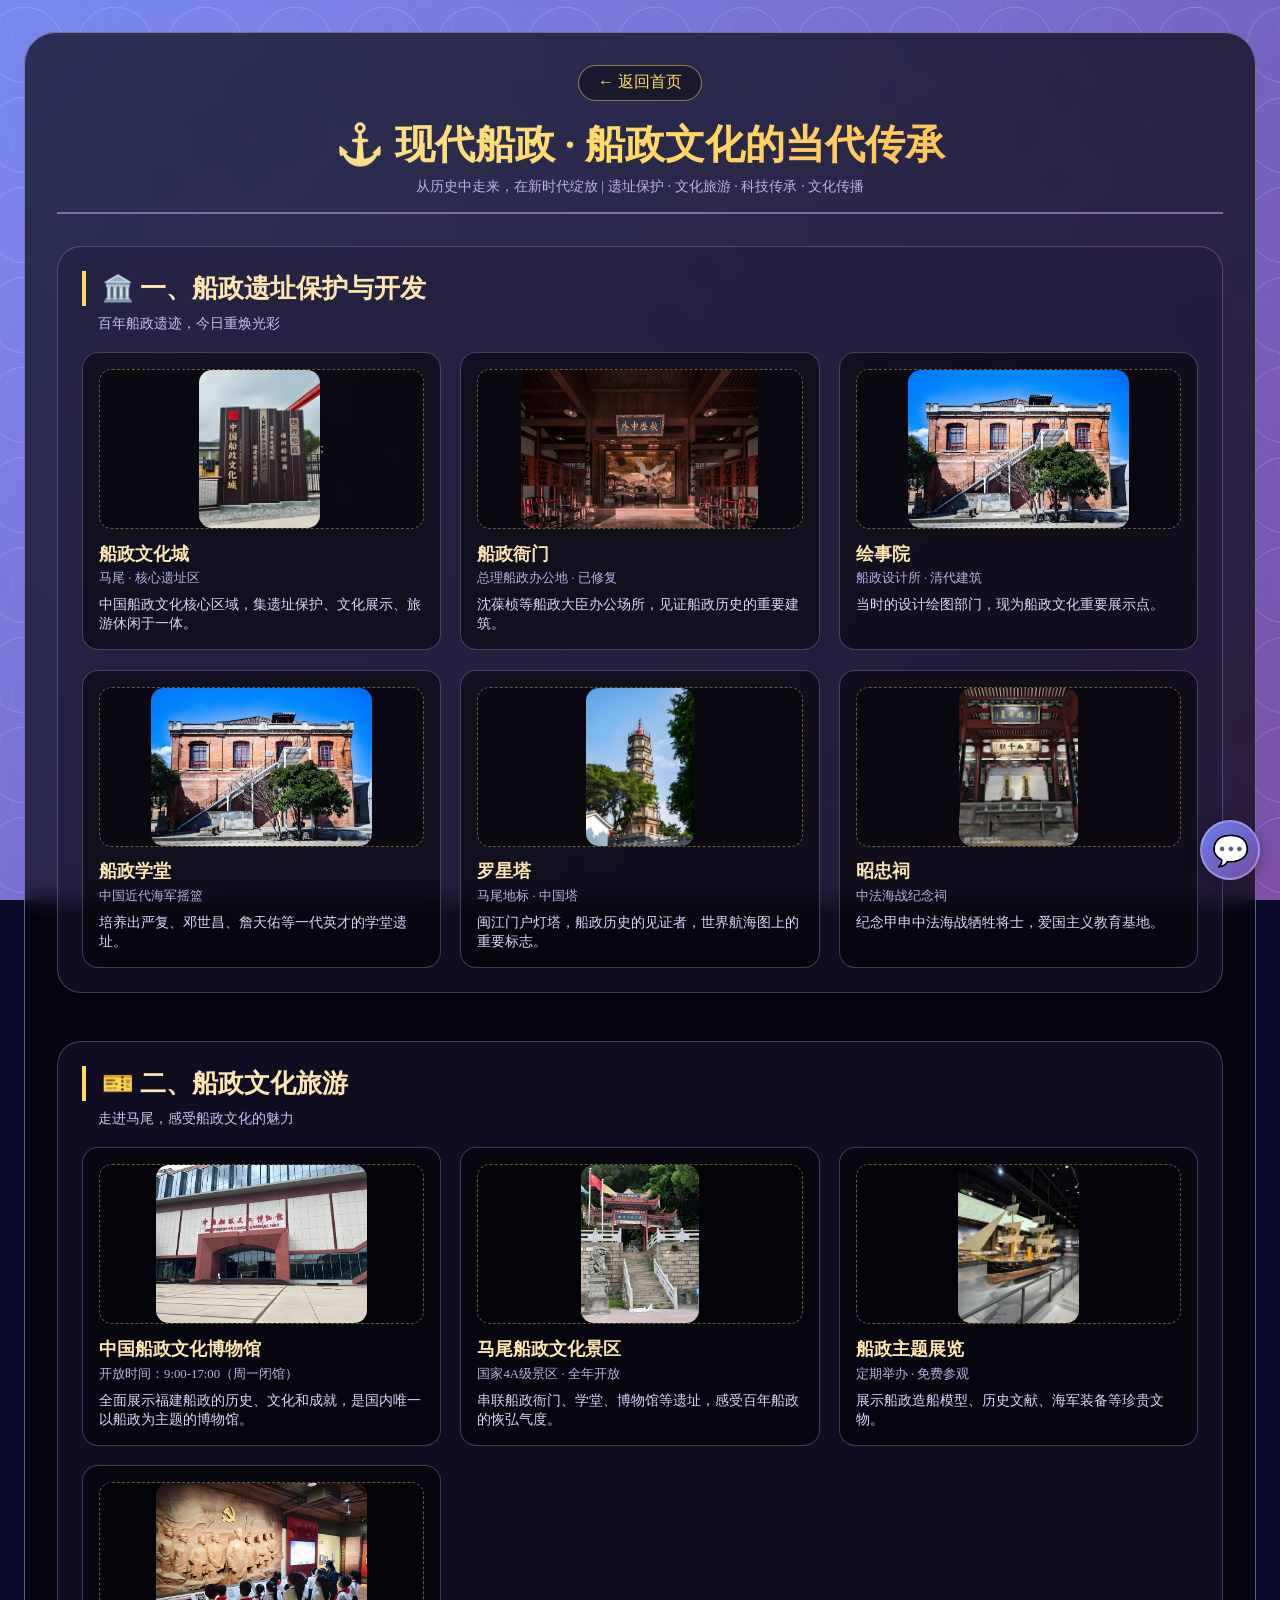
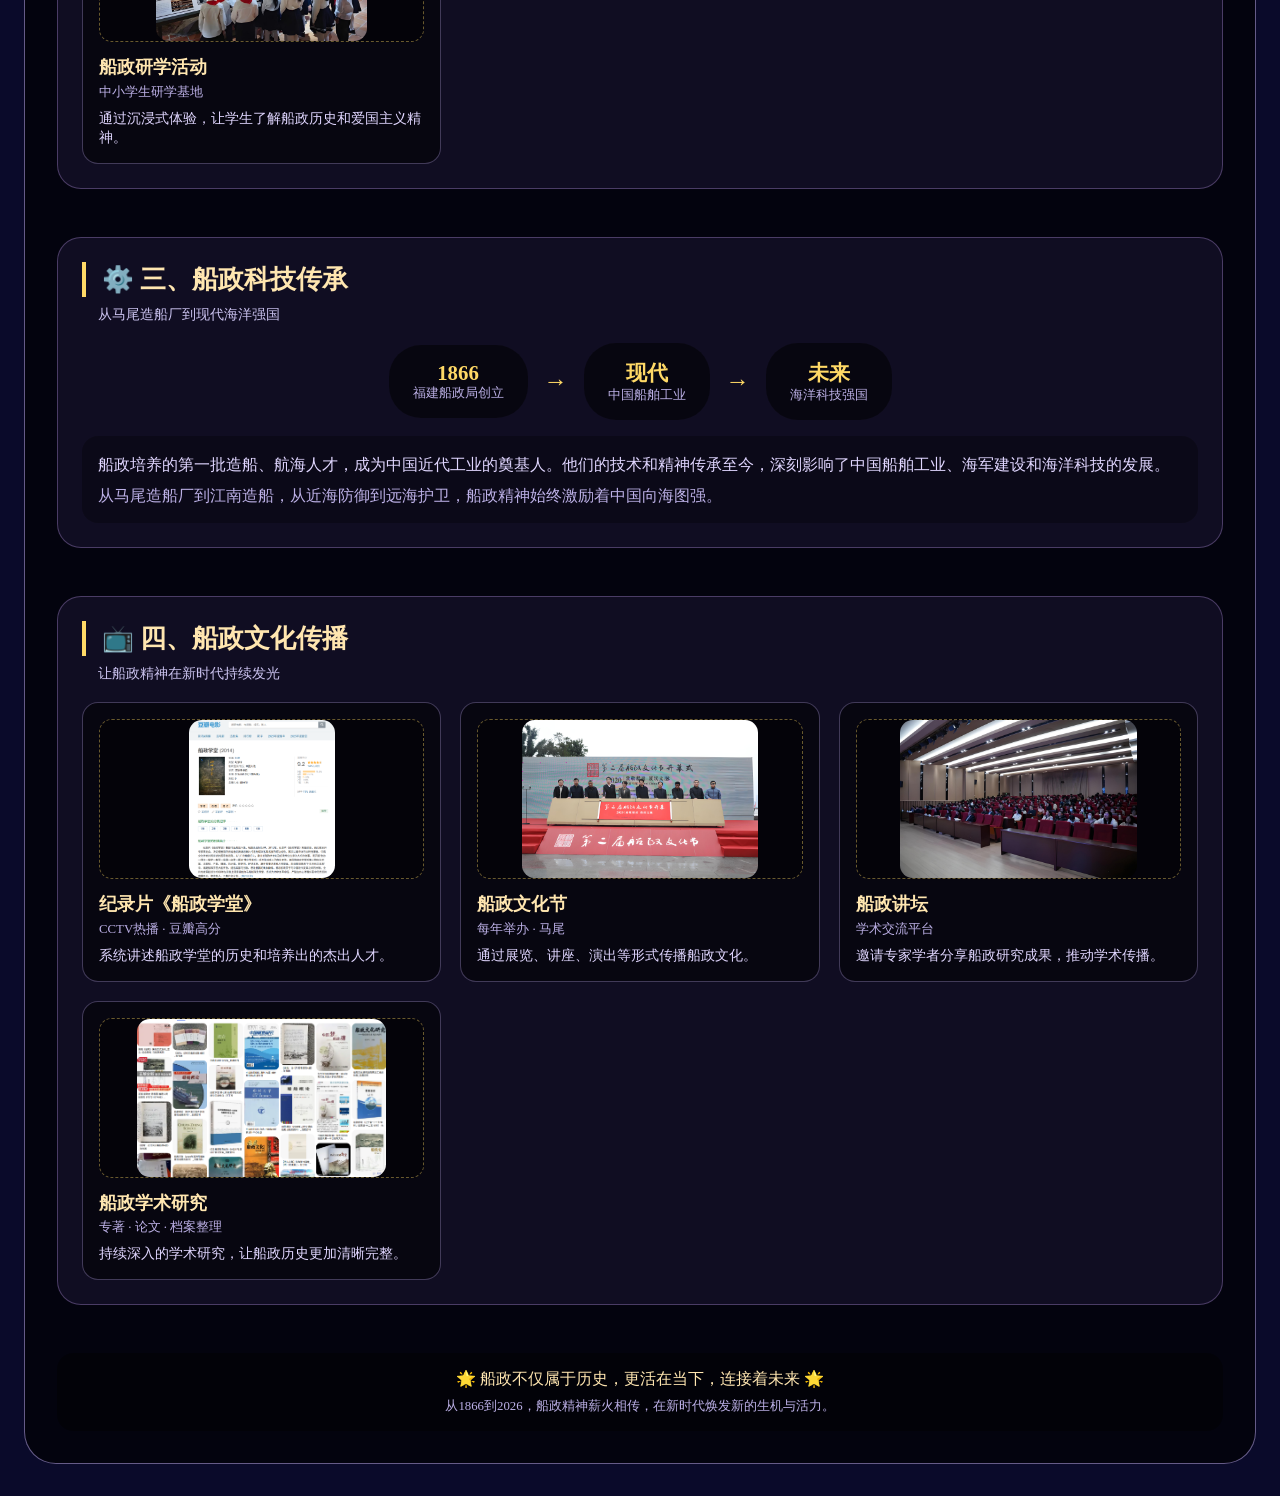
<file: modern-shipbuilding.html>
<!DOCTYPE html>
<html lang="zh-CN">
<head>
    <meta charset="UTF-8">
    <meta name="viewport" content="width=device-width, initial-scale=1.0, user-scalable=no">
    <title>现代船政 · 船政文化的当代传承</title>
    <style>
        * {
            margin: 0;
            padding: 0;
            box-sizing: border-box;
        }
        body {
            width: 100%;
            min-height: 100vh;
            background: #0a0a2a;
            overflow-x: hidden;
            font-family: 'Segoe UI', 'Poppins', 'Noto Serif SC', 'Georgia', serif;
        }
        .page-container {
            position: relative;
            width: 100%;
            min-height: 100vh;
            z-index: 2;
            display: flex;
            flex-direction: column;
            align-items: center;
            justify-content: flex-start;
            padding: 2rem 1.5rem;
        }
        .dynamic-bg {
            position: fixed;
            top: 0;
            left: 0;
            width: 100%;
            height: 100%;
            z-index: 0;
            background: linear-gradient(135deg, #667eea 0%, #764ba2 100%);
            overflow: hidden;
        }
        .dynamic-bg::before {
            content: '';
            position: absolute;
            width: 300%;
            height: 300%;
            top: -100%;
            left: -100%;
            background: url('data:image/svg+xml,<svg xmlns="http://www.w3.org/2000/svg" viewBox="0 0 100 100"><circle cx="50" cy="50" r="42" fill="none" stroke="rgba(255,255,255,0.22)" stroke-width="0.9"/></svg>');
            background-size: 90px 90px;
            background-repeat: repeat;
            animation: floatSlow 32s linear infinite;
            pointer-events: none;
        }
        .dynamic-bg::after {
            content: '';
            position: absolute;
            width: 300%;
            height: 300%;
            top: -100%;
            left: -100%;
            background: url('data:image/svg+xml,<svg xmlns="http://www.w3.org/2000/svg" viewBox="0 0 120 120"><circle cx="60" cy="60" r="30" fill="none" stroke="rgba(255,255,255,0.1)" stroke-width="0.6"/></svg>');
            background-size: 110px 110px;
            background-repeat: repeat;
            animation: floatReverse 40s linear infinite reverse;
            pointer-events: none;
            opacity: 0.7;
        }
        .dynamic-bg .aura-overlay {
            position: absolute;
            top: -30%;
            left: -30%;
            width: 160%;
            height: 160%;
            background: radial-gradient(circle at 30% 40%, rgba(120, 80, 200, 0.25), transparent 60%),
                        repeating-radial-gradient(circle at 70% 60%, rgba(200, 130, 255, 0.1), transparent 80px);
            filter: blur(65px);
            mix-blend-mode: screen;
            animation: slowRotate 34s infinite reverse linear;
            pointer-events: none;
        }
        .dynamic-bg .grid-enhance {
            position: absolute;
            top: 0;
            left: 0;
            width: 100%;
            height: 100%;
            background-image: repeating-linear-gradient(90deg, rgba(255,255,255,0.02) 0px, rgba(255,255,255,0.02) 1px, transparent 1px, transparent 50px), repeating-linear-gradient(0deg, rgba(255,255,255,0.02) 0px, rgba(255,255,255,0.02) 1px, transparent 1px, transparent 50px);
            pointer-events: none;
            animation: subtleShift 24s linear infinite;
        }
        @keyframes floatSlow {
            0% { transform: translate(0, 0) rotate(0deg); }
            100% { transform: translate(-120px, -120px) rotate(360deg); }
        }
        @keyframes floatReverse {
            0% { transform: translate(0, 0) rotate(0deg); }
            100% { transform: translate(80px, 80px) rotate(360deg); }
        }
        @keyframes slowRotate {
            0% { transform: rotate(0deg); }
            100% { transform: rotate(360deg); }
        }
        @keyframes subtleShift {
            0% { background-position: 0 0; }
            100% { background-position: 50px 50px; }
        }

        .content-card {
            background: rgba(0, 0, 0, 0.65);
            backdrop-filter: blur(10px);
            border-radius: 2rem;
            padding: 2rem;
            max-width: 1300px;
            width: 100%;
            border: 1px solid rgba(200, 180, 255, 0.5);
        }
        .page-header {
            text-align: center;
            margin-bottom: 2rem;
            border-bottom: 2px solid rgba(210, 170, 255, 0.5);
            padding-bottom: 1rem;
        }
        .back-link {
            display: inline-block;
            margin-bottom: 1rem;
            color: #FFD966;
            text-decoration: none;
            font-size: 1rem;
            border: 1px solid rgba(255, 217, 102, 0.5);
            padding: 0.4rem 1.2rem;
            border-radius: 40px;
            background: rgba(0, 0, 0, 0.4);
            transition: all 0.3s;
        }
        .back-link:hover {
            background: rgba(255, 217, 102, 0.2);
            transform: translateY(-2px);
        }
        .page-title {
            font-size: clamp(1.8rem, 5vw, 2.5rem);
            font-weight: 800;
            background: linear-gradient(135deg, #FFE6B0, #FFD966, #FFB347);
            background-clip: text;
            -webkit-background-clip: text;
            color: transparent;
        }
        .subhead {
            font-size: 0.9rem;
            color: #bcb0e6;
            margin-top: 0.3rem;
        }

        /* 模块样式 */
        .module {
            margin-bottom: 3rem;
            background: rgba(30, 25, 55, 0.5);
            border-radius: 1.5rem;
            padding: 1.5rem;
            border: 1px solid rgba(210, 170, 255, 0.3);
        }
        .module-title {
            font-size: 1.6rem;
            font-weight: 700;
            color: #FFE6B0;
            margin-bottom: 0.5rem;
            border-left: 4px solid #FFD966;
            padding-left: 1rem;
        }
        .module-desc {
            font-size: 0.9rem;
            color: #cbc3f0;
            margin-bottom: 1.2rem;
            padding-left: 1rem;
        }

        /* 卡片网格 */
        .card-grid {
            display: grid;
            grid-template-columns: repeat(auto-fill, minmax(280px, 1fr));
            gap: 1.2rem;
            margin-top: 0.5rem;
        }
        .info-card {
            background: rgba(0, 0, 0, 0.5);
            border-radius: 1rem;
            padding: 1rem;
            transition: all 0.3s ease;
            border: 1px solid rgba(200, 180, 255, 0.3);
        }
        .info-card:hover {
            transform: translateY(-5px);
            border-color: #FFD966;
            box-shadow: 0 0 15px rgba(255, 217, 102, 0.2);
        }
        .card-img {
            width: 100%;
            height: 160px;
            background: rgba(0, 0, 0, 0.4);
            border-radius: 0.8rem;
            display: flex;
            align-items: center;
            justify-content: center;
            color: #bcb0e6;
            font-size: 0.8rem;
            border: 1px dashed rgba(255, 217, 102, 0.4);
            margin-bottom: 0.8rem;
        }
        .card-img img {
            max-width: 100%;
            max-height: 100%;
            border-radius: 0.8rem;
            object-fit: cover;
        }
        .card-title {
            font-size: 1.1rem;
            font-weight: 600;
            color: #FFE6B0;
            margin-bottom: 0.3rem;
        }
        .card-info {
            font-size: 0.8rem;
            color: #bcb0e6;
            margin-bottom: 0.5rem;
        }
        .card-text {
            font-size: 0.85rem;
            color: #e0d6ff;
            line-height: 1.4;
        }

        /* 时间线样式 */
        .timeline {
            display: flex;
            align-items: center;
            justify-content: center;
            gap: 1rem;
            flex-wrap: wrap;
            margin: 1rem 0;
        }
        .timeline-node {
            background: rgba(0, 0, 0, 0.5);
            padding: 1rem 1.5rem;
            border-radius: 2rem;
            text-align: center;
            min-width: 120px;
        }
        .timeline-year {
            font-size: 1.3rem;
            font-weight: bold;
            color: #FFD966;
        }
        .timeline-text {
            font-size: 0.8rem;
            color: #bcb0e6;
        }
        .timeline-arrow {
            font-size: 1.5rem;
            color: #FFD966;
        }

        @media (max-width: 640px) {
            .card-grid { grid-template-columns: 1fr; }
            .module-title { font-size: 1.3rem; }
            .content-card { padding: 1rem; }
            .timeline-node { padding: 0.5rem 1rem; min-width: 90px; }
            .timeline-year { font-size: 1rem; }
        }
    </style>
</head>
<body>
    <div class="dynamic-bg"><div class="aura-overlay"></div><div class="grid-enhance"></div></div>
    <div class="page-container">
        <div class="content-card">
            <div class="page-header">
                <a href="index.html" class="back-link">← 返回首页</a>
                <h1 class="page-title">⚓ 现代船政 · 船政文化的当代传承</h1>
                <div class="subhead">从历史中走来，在新时代绽放 | 遗址保护 · 文化旅游 · 科技传承 · 文化传播</div>
            </div>

            <!-- 模块一：船政遗址保护与开发 -->
            <div class="module">
                <div class="module-title">🏛️ 一、船政遗址保护与开发</div>
                <div class="module-desc">百年船政遗迹，今日重焕光彩</div>
                <div class="card-grid">
                    <div class="info-card">
                        <div class="card-img"><img src="照片素材/sucai-wenhuacheng.jpg">;</div>
                        <div class="card-title">船政文化城</div>
                        <div class="card-info">马尾 · 核心遗址区</div>
                        <div class="card-text">中国船政文化核心区域，集遗址保护、文化展示、旅游休闲于一体。</div>
                    </div>
                    <div class="info-card">
                        <div class="card-img"><img src="照片素材/sucai-yamen.jpg"></div>
                        <div class="card-title">船政衙门</div>
                        <div class="card-info">总理船政办公地 · 已修复</div>
                        <div class="card-text">沈葆桢等船政大臣办公场所，见证船政历史的重要建筑。</div>
                    </div>
                    <div class="info-card">
                        <div class="card-img"><img src="照片素材/sucai-huishiyuan.jpg"></div>
                        <div class="card-title">绘事院</div>
                        <div class="card-info">船政设计所 · 清代建筑</div>
                        <div class="card-text">当时的设计绘图部门，现为船政文化重要展示点。</div>
                    </div>
                    <div class="info-card">
                        <div class="card-img"><img src="照片素材/sucai-huishiyuan.jpg"></div>
                        <div class="card-title">船政学堂</div>
                        <div class="card-info">中国近代海军摇篮</div>
                        <div class="card-text">培养出严复、邓世昌、詹天佑等一代英才的学堂遗址。</div>
                    </div>
                    <div class="info-card">
                        <div class="card-img"><img src="照片素材/luoxingta.jpg"></div>
                        <div class="card-title">罗星塔</div>
                        <div class="card-info">马尾地标 · 中国塔</div>
                        <div class="card-text">闽江门户灯塔，船政历史的见证者，世界航海图上的重要标志。</div>
                    </div>
                    <div class="info-card">
                        <div class="card-img"><img src="照片素材/zhaozhongci.jpg"></div>
                        <div class="card-title">昭忠祠</div>
                        <div class="card-info">中法海战纪念祠</div>
                        <div class="card-text">纪念甲申中法海战牺牲将士，爱国主义教育基地。</div>
                    </div>
                </div>
            </div>

            <!-- 模块二：船政文化旅游 -->
            <div class="module">
                <div class="module-title">🎫 二、船政文化旅游</div>
                <div class="module-desc">走进马尾，感受船政文化的魅力</div>
                <div class="card-grid">
                    <div class="info-card">
                        <div class="card-img"><img src="照片素材/museum.jpg"></div>
                        <div class="card-title">中国船政文化博物馆</div>
                        <div class="card-info">开放时间：9:00-17:00（周一闭馆）</div>
                        <div class="card-text">全面展示福建船政的历史、文化和成就，是国内唯一以船政为主题的博物馆。</div>
                    </div>
                    <div class="info-card">
                        <div class="card-img"><img src="照片素材/scenic.jpg"></div>
                        <div class="card-title">马尾船政文化景区</div>
                        <div class="card-info">国家4A级景区 · 全年开放</div>
                        <div class="card-text">串联船政衙门、学堂、博物馆等遗址，感受百年船政的恢弘气度。</div>
                    </div>
                    <div class="info-card">
                        <div class="card-img"><img src="照片素材/exhibition.jpg"></div>
                        <div class="card-title">船政主题展览</div>
                        <div class="card-info">定期举办 · 免费参观</div>
                        <div class="card-text">展示船政造船模型、历史文献、海军装备等珍贵文物。</div>
                    </div>
                    <div class="info-card">
                        <div class="card-img"><img src="照片素材/study.jpg"></div>
                        <div class="card-title">船政研学活动</div>
                        <div class="card-info">中小学生研学基地</div>
                        <div class="card-text">通过沉浸式体验，让学生了解船政历史和爱国主义精神。</div>
                    </div>
                </div>
            </div>

            <!-- 模块三：船政科技传承 -->
            <div class="module">
                <div class="module-title">⚙️ 三、船政科技传承</div>
                <div class="module-desc">从马尾造船厂到现代海洋强国</div>
                <div class="timeline">
                    <div class="timeline-node">
                        <div class="timeline-year">1866</div>
                        <div class="timeline-text">福建船政局创立</div>
                    </div>
                    <div class="timeline-arrow">→</div>
                    <div class="timeline-node">
                        <div class="timeline-year">现代</div>
                        <div class="timeline-text">中国船舶工业</div>
                    </div>
                    <div class="timeline-arrow">→</div>
                    <div class="timeline-node">
                        <div class="timeline-year">未来</div>
                        <div class="timeline-text">海洋科技强国</div>
                    </div>
                </div>
                <div style="margin-top: 1rem; padding: 1rem; background: rgba(0,0,0,0.3); border-radius: 1rem;">
                    <p style="color: #e0d6ff; line-height: 1.6;">船政培养的第一批造船、航海人才，成为中国近代工业的奠基人。他们的技术和精神传承至今，深刻影响了中国船舶工业、海军建设和海洋科技的发展。</p>
                    <p style="color: #bcb0e6; margin-top: 0.5rem;">从马尾造船厂到江南造船，从近海防御到远海护卫，船政精神始终激励着中国向海图强。</p>
                </div>
            </div>

            <!-- 模块四：船政文化传播 -->
            <div class="module">
                <div class="module-title">📺 四、船政文化传播</div>
                <div class="module-desc">让船政精神在新时代持续发光</div>
                <div class="card-grid">
                    <div class="info-card">
                        <div class="card-img"><img src="照片素材/jilupian.png"></div>
                        <div class="card-title">纪录片《船政学堂》</div>
                        <div class="card-info">CCTV热播 · 豆瓣高分</div>
                        <div class="card-text">系统讲述船政学堂的历史和培养出的杰出人才。</div>
                    </div>
                    <div class="info-card">
                        <div class="card-img"><img src="照片素材/festival.jpg"></div>
                        <div class="card-title">船政文化节</div>
                        <div class="card-info">每年举办 · 马尾</div>
                        <div class="card-text">通过展览、讲座、演出等形式传播船政文化。</div>
                    </div>
                    <div class="info-card">
                        <div class="card-img"><img src="照片素材/forum.jpg"></div>
                        <div class="card-title">船政讲坛</div>
                        <div class="card-info">学术交流平台</div>
                        <div class="card-text">邀请专家学者分享船政研究成果，推动学术传播。</div>
                    </div>
                    <div class="info-card">
                        <div class="card-img"><img src="照片素材/shuji.png"></div>
                        <div class="card-title">船政学术研究</div>
                        <div class="card-info">专著 · 论文 · 档案整理</div>
                        <div class="card-text">持续深入的学术研究，让船政历史更加清晰完整。</div>
                    </div>
                </div>
            </div>

            <!-- 结语 -->
            <div style="margin-top: 1rem; padding: 1rem; background: rgba(0,0,0,0.4); border-radius: 1rem; text-align: center;">
                <p style="color: #FFE6B0;">🌟 船政不仅属于历史，更活在当下，连接着未来 🌟</p>
                <p style="color: #bcb0e6; font-size: 0.8rem; margin-top: 0.5rem;">从1866到2026，船政精神薪火相传，在新时代焕发新的生机与活力。</p>
            </div>
        </div>
    </div>

    <!-- AI小助手 -->
    <link rel="stylesheet" href="ai-chatbot.css">
    <script src="ai-chatbot.js"></script>
    <script>console.log("现代船政页面已加载");</script>
</body>
</html>
</file>
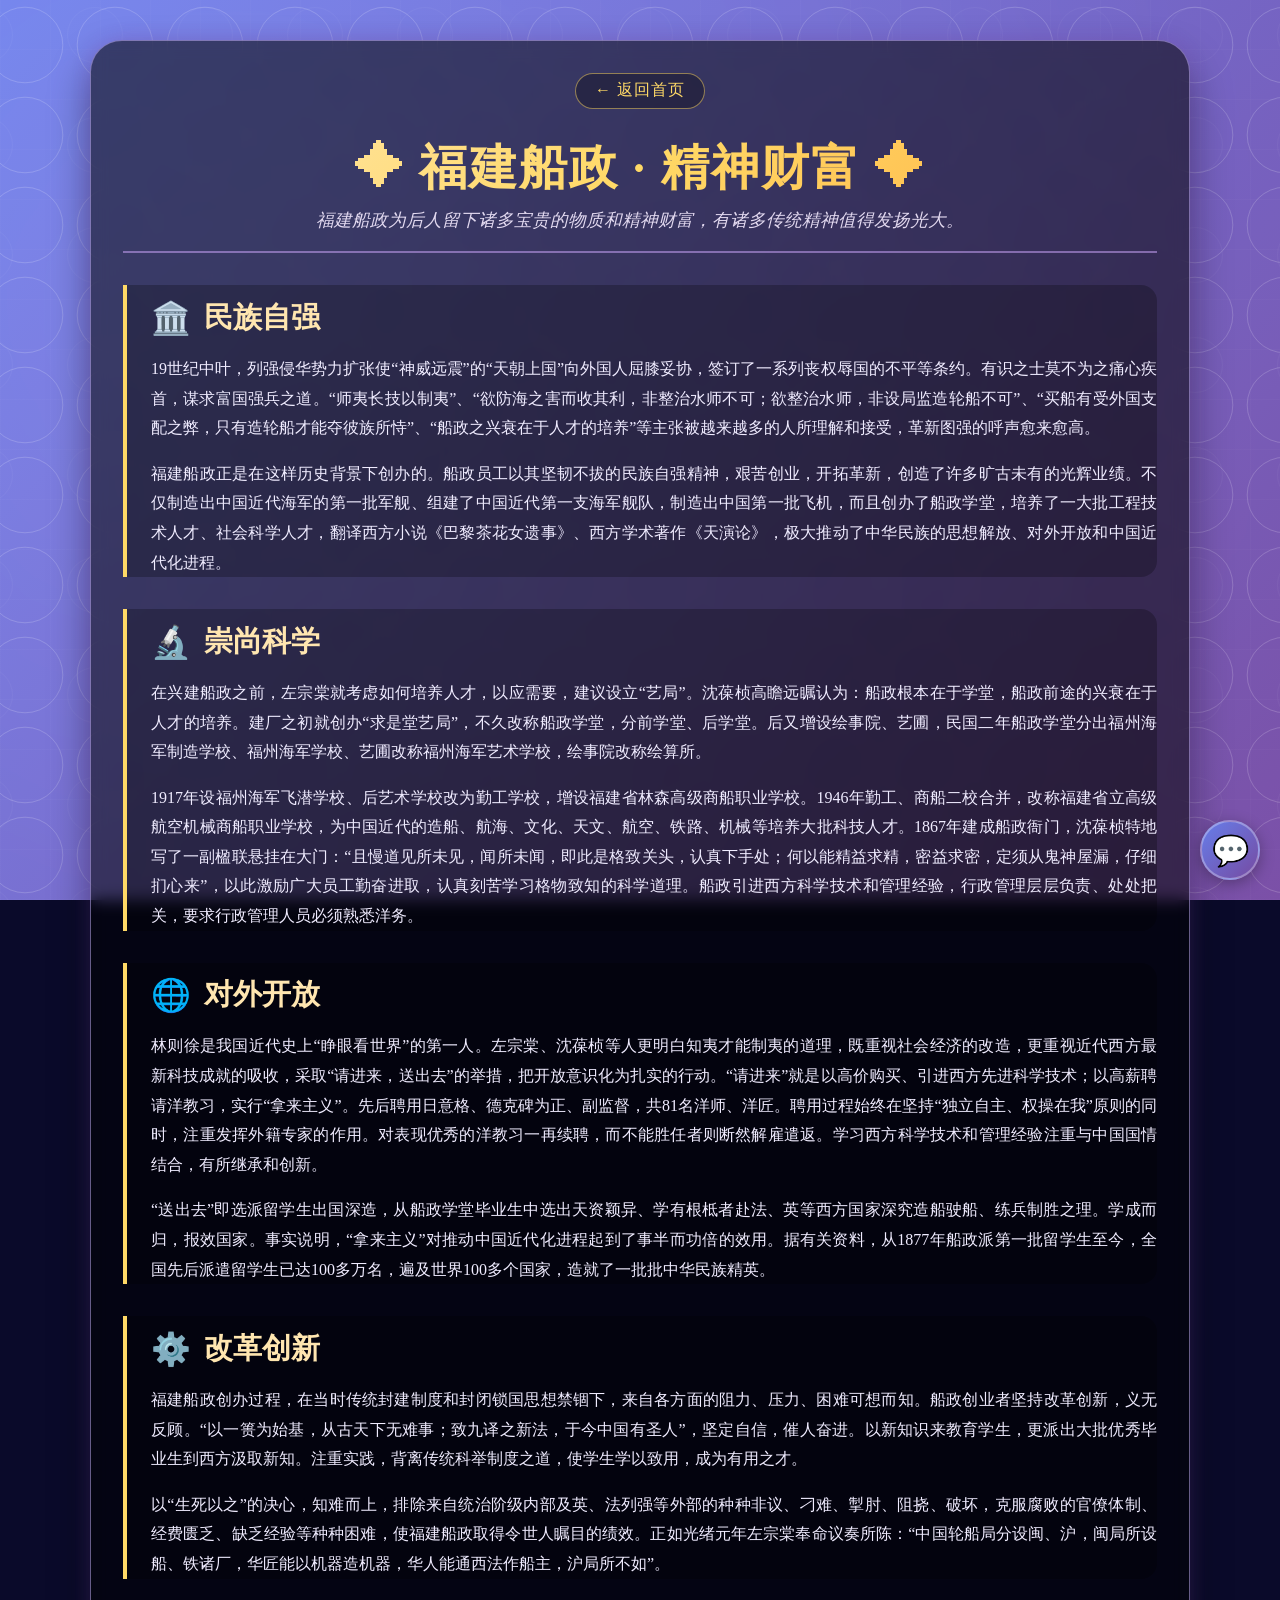
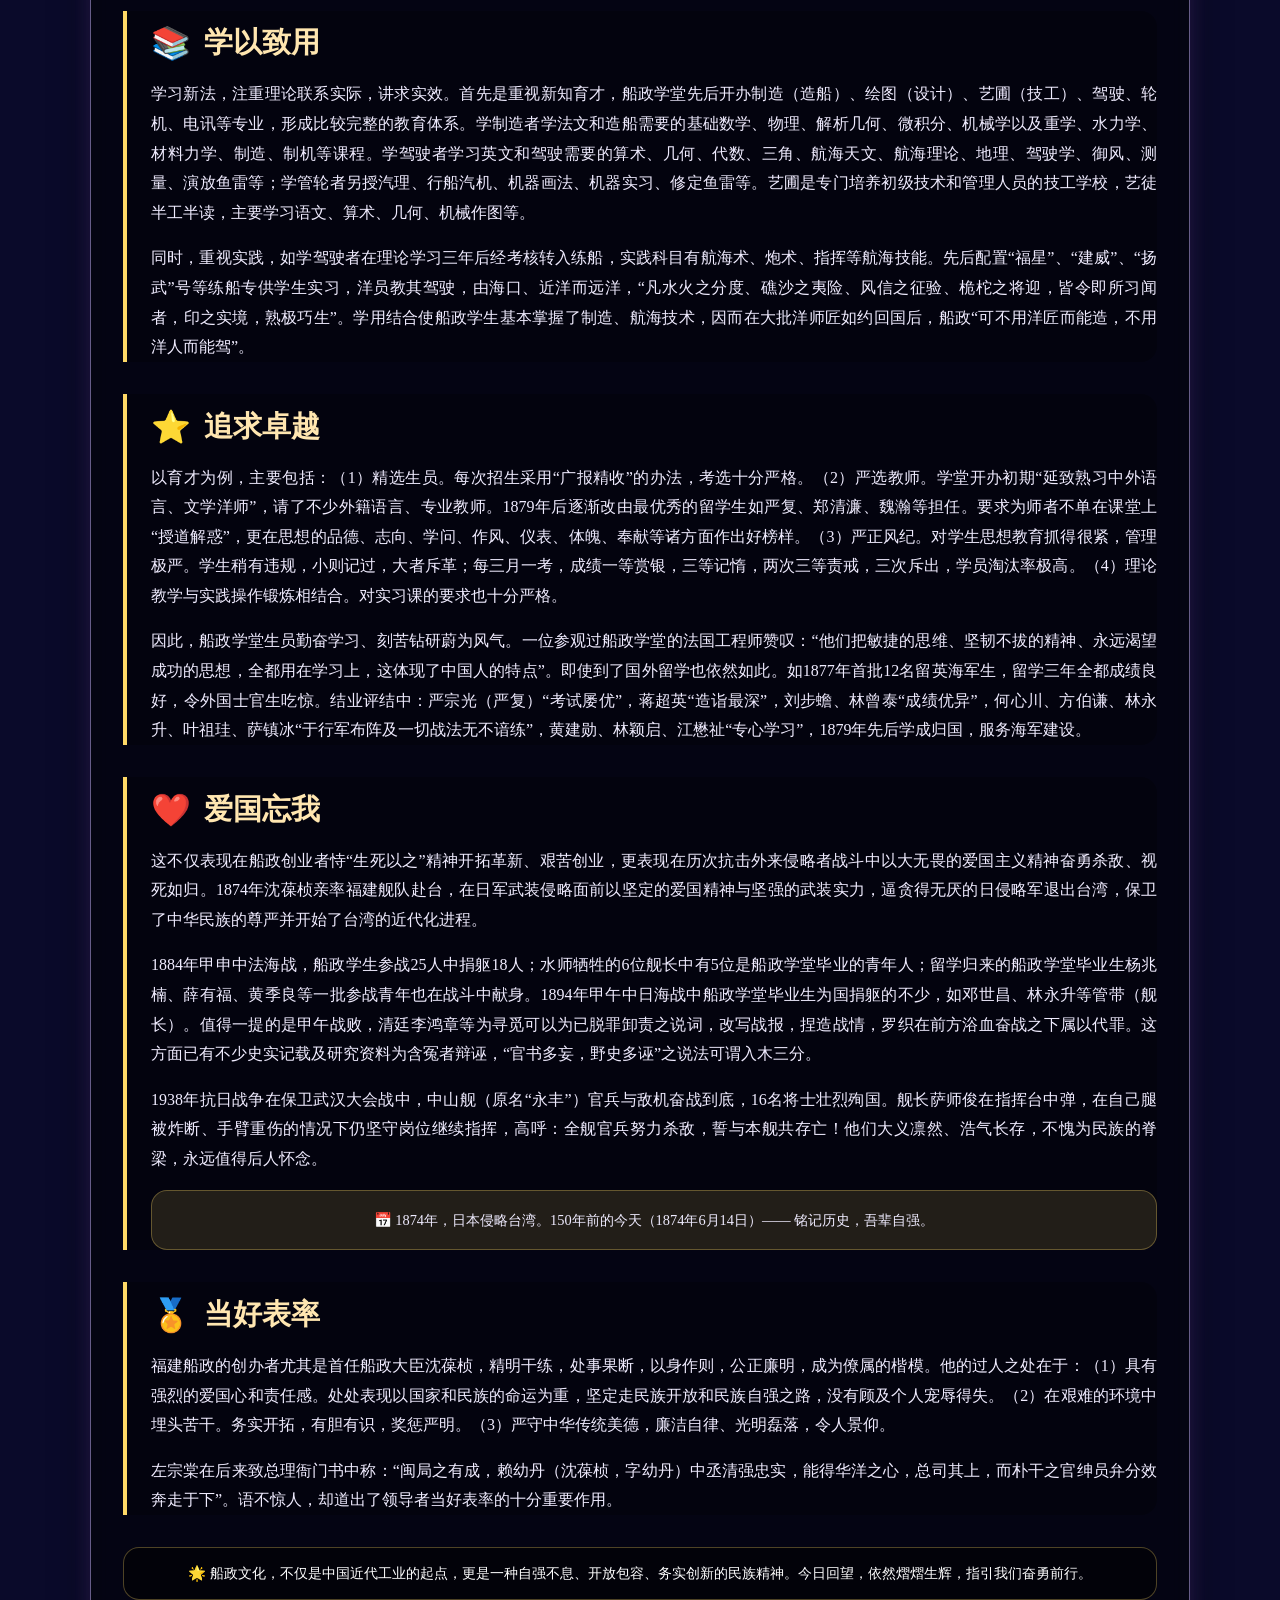
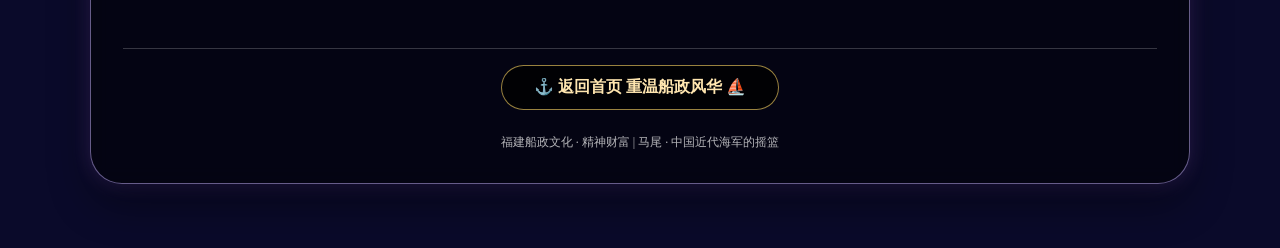
<file: spirit.html>
<!DOCTYPE html>
<html lang="zh-CN">
<head>
    <meta charset="UTF-8">
    <meta name="viewport" content="width=device-width, initial-scale=1.0, user-scalable=no">
    <title>福建船政 · 精神财富 | 百年船政文化传承</title>
    <style>
        * {
            margin: 0;
            padding: 0;
            box-sizing: border-box;
        }

        body {
            width: 100%;
            min-height: 100vh;
            background: #0a0a2a;
            overflow-x: hidden;
            font-family: 'Segoe UI', 'Poppins', 'Noto Serif SC', 'Georgia', 'Times New Roman', serif;
        }

        /* 主容器 - 用于内容展示，可滚动 */
        .page-container {
            position: relative;
            width: 100%;
            min-height: 100vh;
            z-index: 2;
            display: flex;
            flex-direction: column;
            align-items: center;
            justify-content: flex-start;
            color: white;
            text-align: center;
            padding: 2rem 1.5rem 4rem;
        }

        /* ---------- 背景层：紫色圆点旋转（完全保留） ---------- */
        .dynamic-bg {
            position: fixed;
            top: 0;
            left: 0;
            width: 100%;
            height: 100%;
            z-index: 0;
            background: linear-gradient(135deg, #667eea 0%, #764ba2 100%);
            overflow: hidden;
        }

        .dynamic-bg::before {
            content: '';
            position: absolute;
            width: 300%;
            height: 300%;
            top: -100%;
            left: -100%;
            background: url('data:image/svg+xml,<svg xmlns="http://www.w3.org/2000/svg" viewBox="0 0 100 100"><circle cx="50" cy="50" r="42" fill="none" stroke="rgba(255,255,255,0.22)" stroke-width="0.9"/></svg>');
            background-size: 90px 90px;
            background-repeat: repeat;
            animation: floatSlow 32s linear infinite;
            pointer-events: none;
        }

        .dynamic-bg::after {
            content: '';
            position: absolute;
            width: 300%;
            height: 300%;
            top: -100%;
            left: -100%;
            background: url('data:image/svg+xml,<svg xmlns="http://www.w3.org/2000/svg" viewBox="0 0 120 120"><circle cx="60" cy="60" r="30" fill="none" stroke="rgba(255,255,255,0.1)" stroke-width="0.6"/></svg>');
            background-size: 110px 110px;
            background-repeat: repeat;
            animation: floatReverse 40s linear infinite reverse;
            pointer-events: none;
            opacity: 0.7;
        }

        .dynamic-bg .aura-overlay {
            position: absolute;
            top: -30%;
            left: -30%;
            width: 160%;
            height: 160%;
            background: radial-gradient(circle at 30% 40%, rgba(120, 80, 200, 0.25), transparent 60%),
                        repeating-radial-gradient(circle at 70% 60%, rgba(200, 130, 255, 0.1), transparent 80px);
            filter: blur(65px);
            mix-blend-mode: screen;
            animation: slowRotate 34s infinite reverse linear;
            pointer-events: none;
        }

        .dynamic-bg .grid-enhance {
            position: absolute;
            top: 0;
            left: 0;
            width: 100%;
            height: 100%;
            background-image: 
                repeating-linear-gradient(90deg, rgba(255,255,255,0.02) 0px, rgba(255,255,255,0.02) 1px, transparent 1px, transparent 50px),
                repeating-linear-gradient(0deg, rgba(255,255,255,0.02) 0px, rgba(255,255,255,0.02) 1px, transparent 1px, transparent 50px);
            pointer-events: none;
            animation: subtleShift 24s linear infinite;
        }

        @keyframes floatSlow {
            0% { transform: translate(0, 0) rotate(0deg); }
            100% { transform: translate(-120px, -120px) rotate(360deg); }
        }

        @keyframes floatReverse {
            0% { transform: translate(0, 0) rotate(0deg); }
            100% { transform: translate(80px, 80px) rotate(360deg); }
        }

        @keyframes slowRotate {
            0% { transform: rotate(0deg); }
            100% { transform: rotate(360deg); }
        }

        @keyframes subtleShift {
            0% { background-position: 0 0; }
            100% { background-position: 50px 50px; }
        }

        /* ========== 内容卡片（透明但增加文字衬底，保持可读） ========== */
        .content-card {
            background: rgba(0, 0, 0, 0.55);
            backdrop-filter: blur(8px);
            border-radius: 2rem;
            padding: 2rem 2rem;
            max-width: 1100px;
            width: 100%;
            margin-top: 0.5rem;
            border: 1px solid rgba(200, 180, 255, 0.5);
            box-shadow: 0 20px 40px rgba(0, 0, 0, 0.4), 0 0 20px rgba(138, 90, 210, 0.3);
            transition: box-shadow 0.3s ease;
            text-align: left;
        }

        .content-card:hover {
            box-shadow: 0 25px 50px rgba(0, 0, 0, 0.5), 0 0 30px rgba(138, 90, 210, 0.5);
            border-color: rgba(210, 170, 255, 0.7);
        }

        /* 标题区域 */
        .page-header {
            text-align: center;
            margin-bottom: 2rem;
            border-bottom: 2px solid rgba(210, 170, 255, 0.5);
            padding-bottom: 1.2rem;
        }

        .back-link {
            display: inline-block;
            margin-bottom: 1.2rem;
            color: #FFD966;
            text-decoration: none;
            font-size: 1rem;
            letter-spacing: 1px;
            transition: all 0.3s ease;
            border: 1px solid rgba(255, 217, 102, 0.5);
            padding: 0.4rem 1.2rem;
            border-radius: 40px;
            background: rgba(0, 0, 0, 0.3);
        }

        .back-link:hover {
            background: rgba(255, 217, 102, 0.2);
            border-color: #FFD966;
            transform: translateY(-2px);
            box-shadow: 0 0 12px rgba(255, 217, 102, 0.3);
        }

        .spirit-title {
            font-size: clamp(2rem, 6vw, 3rem);
            font-weight: 800;
            background: linear-gradient(135deg, #FFE6B0, #FFD966, #FFB347);
            background-clip: text;
            -webkit-background-clip: text;
            color: transparent;
            letter-spacing: 2px;
            margin: 0.5rem 0;
        }

        .subhead {
            font-size: 1.1rem;
            color: rgba(245, 235, 255, 0.9);
            margin-top: 0.5rem;
            font-style: italic;
        }

        /* 章节样式 - 美观清晰 */
        .chapter {
            margin-bottom: 2rem;
            border-left: 4px solid #FFD966;
            padding-left: 1.5rem;
            background: rgba(0, 0, 0, 0.25);
            border-radius: 0 1rem 1rem 0;
            transition: all 0.2s;
        }

        .chapter:hover {
            background: rgba(0, 0, 0, 0.35);
            border-left-color: #FFB347;
        }

        .chapter-title {
            font-size: 1.8rem;
            font-weight: 700;
            color: #FFE6B0;
            margin-bottom: 1rem;
            padding-top: 0.8rem;
            display: flex;
            align-items: center;
            gap: 0.8rem;
        }

        .chapter-title .emoji {
            font-size: 2rem;
        }

        .chapter-content {
            font-size: 1rem;
            line-height: 1.85;
            color: #f0ecff;
            text-align: justify;
            margin-bottom: 1rem;
            font-weight: 400;
        }

        .chapter-content p {
            margin-bottom: 1rem;
        }

        /* 特殊高亮 */
        .highlight {
            color: #FFD966;
            font-weight: 500;
        }

        .insight-note {
            background: rgba(255, 217, 102, 0.12);
            border-radius: 1rem;
            padding: 1rem;
            margin-top: 1rem;
            font-style: normal;
            border: 1px solid rgba(255, 217, 102, 0.3);
            text-align: center;
            font-size: 0.9rem;
        }

        /* 返回顶部按钮 + 装饰 */
        .footer-spirit {
            margin-top: 3rem;
            text-align: center;
            padding-top: 1rem;
            border-top: 1px solid rgba(255, 255, 255, 0.2);
        }

        .btn-return {
            background: rgba(0, 0, 0, 0.5);
            backdrop-filter: blur(5px);
            padding: 0.7rem 2rem;
            border-radius: 50px;
            color: #FFE6B0;
            text-decoration: none;
            font-weight: 600;
            border: 1px solid rgba(255, 217, 102, 0.6);
            transition: all 0.3s;
            display: inline-block;
        }

        .btn-return:hover {
            background: rgba(255, 217, 102, 0.2);
            transform: translateY(-3px);
            box-shadow: 0 0 18px rgba(255, 217, 102, 0.4);
            color: white;
        }

        /* 响应式 */
        @media (max-width: 768px) {
            .content-card {
                padding: 1.2rem;
            }
            .chapter {
                padding-left: 1rem;
            }
            .chapter-title {
                font-size: 1.4rem;
            }
            .chapter-title .emoji {
                font-size: 1.6rem;
            }
            .chapter-content {
                font-size: 0.95rem;
                line-height: 1.7;
            }
        }

        @media (max-width: 480px) {
            .chapter-title {
                font-size: 1.25rem;
            }
            .spirit-title {
                font-size: 1.8rem;
            }
        }

        ::-webkit-scrollbar {
            width: 8px;
            background: #1a0f2a;
        }
        ::-webkit-scrollbar-thumb {
            background: #9f7eff;
            border-radius: 8px;
        }
        ::selection {
            background: #9f7eff;
            color: #0a0a2a;
        }
    </style>
</head>
<!-- AI小助手样式和脚本 -->
<link rel="stylesheet" href="ai-chatbot.css">
<script src="ai-chatbot.js"></script>
<body>

    <!-- 动态紫色圆点旋转背景（与首页完全一致） -->
    <div class="dynamic-bg">
        <div class="aura-overlay"></div>
        <div class="grid-enhance"></div>
    </div>

    <div class="page-container">
        <div class="content-card">
            <div class="page-header">
                <a href="index.html" class="back-link">← 返回首页</a>
                <h1 class="spirit-title">✦ 福建船政 · 精神财富 ✦</h1>
                <div class="subhead">福建船政为后人留下诸多宝贵的物质和精神财富，有诸多传统精神值得发扬光大。</div>
            </div>

            <!-- 民族自强 -->
            <div class="chapter">
                <div class="chapter-title">
                    <span class="emoji">🏛️</span> 民族自强
                </div>
                <div class="chapter-content">
                    <p>19世纪中叶，列强侵华势力扩张使“神威远震”的“天朝上国”向外国人屈膝妥协，签订了一系列丧权辱国的不平等条约。有识之士莫不为之痛心疾首，谋求富国强兵之道。“师夷长技以制夷”、“欲防海之害而收其利，非整治水师不可；欲整治水师，非设局监造轮船不可”、“买船有受外国支配之弊，只有造轮船才能夺彼族所恃”、“船政之兴衰在于人才的培养”等主张被越来越多的人所理解和接受，革新图强的呼声愈来愈高。</p>
                    <p>福建船政正是在这样历史背景下创办的。船政员工以其坚韧不拔的民族自强精神，艰苦创业，开拓革新，创造了许多旷古未有的光辉业绩。不仅制造出中国近代海军的第一批军舰、组建了中国近代第一支海军舰队，制造出中国第一批飞机，而且创办了船政学堂，培养了一大批工程技术人才、社会科学人才，翻译西方小说《巴黎茶花女遗事》、西方学术著作《天演论》，极大推动了中华民族的思想解放、对外开放和中国近代化进程。</p>
                </div>
            </div>

            <!-- 崇尚科学 -->
            <div class="chapter">
                <div class="chapter-title">
                    <span class="emoji">🔬</span> 崇尚科学
                </div>
                <div class="chapter-content">
                    <p>在兴建船政之前，左宗棠就考虑如何培养人才，以应需要，建议设立“艺局”。沈葆桢高瞻远瞩认为：船政根本在于学堂，船政前途的兴衰在于人才的培养。建厂之初就创办“求是堂艺局”，不久改称船政学堂，分前学堂、后学堂。后又增设绘事院、艺圃，民国二年船政学堂分出福州海军制造学校、福州海军学校、艺圃改称福州海军艺术学校，绘事院改称绘算所。</p>
                    <p>1917年设福州海军飞潜学校、后艺术学校改为勤工学校，增设福建省林森高级商船职业学校。1946年勤工、商船二校合并，改称福建省立高级航空机械商船职业学校，为中国近代的造船、航海、文化、天文、航空、铁路、机械等培养大批科技人才。1867年建成船政衙门，沈葆桢特地写了一副楹联悬挂在大门：“且慢道见所未见，闻所未闻，即此是格致关头，认真下手处；何以能精益求精，密益求密，定须从鬼神屋漏，仔细扪心来”，以此激励广大员工勤奋进取，认真刻苦学习格物致知的科学道理。船政引进西方科学技术和管理经验，行政管理层层负责、处处把关，要求行政管理人员必须熟悉洋务。</p>
                </div>
            </div>

            <!-- 对外开放 -->
            <div class="chapter">
                <div class="chapter-title">
                    <span class="emoji">🌐</span> 对外开放
                </div>
                <div class="chapter-content">
                    <p>林则徐是我国近代史上“睁眼看世界”的第一人。左宗棠、沈葆桢等人更明白知夷才能制夷的道理，既重视社会经济的改造，更重视近代西方最新科技成就的吸收，采取“请进来，送出去”的举措，把开放意识化为扎实的行动。“请进来”就是以高价购买、引进西方先进科学技术；以高薪聘请洋教习，实行“拿来主义”。先后聘用日意格、德克碑为正、副监督，共81名洋师、洋匠。聘用过程始终在坚持“独立自主、权操在我”原则的同时，注重发挥外籍专家的作用。对表现优秀的洋教习一再续聘，而不能胜任者则断然解雇遣返。学习西方科学技术和管理经验注重与中国国情结合，有所继承和创新。</p>
                    <p>“送出去”即选派留学生出国深造，从船政学堂毕业生中选出天资颖异、学有根柢者赴法、英等西方国家深究造船驶船、练兵制胜之理。学成而归，报效国家。事实说明，“拿来主义”对推动中国近代化进程起到了事半而功倍的效用。据有关资料，从1877年船政派第一批留学生至今，全国先后派遣留学生已达100多万名，遍及世界100多个国家，造就了一批批中华民族精英。</p>
                </div>
            </div>

            <!-- 改革创新 -->
            <div class="chapter">
                <div class="chapter-title">
                    <span class="emoji">⚙️</span> 改革创新
                </div>
                <div class="chapter-content">
                    <p>福建船政创办过程，在当时传统封建制度和封闭锁国思想禁锢下，来自各方面的阻力、压力、困难可想而知。船政创业者坚持改革创新，义无反顾。“以一篑为始基，从古天下无难事；致九译之新法，于今中国有圣人”，坚定自信，催人奋进。以新知识来教育学生，更派出大批优秀毕业生到西方汲取新知。注重实践，背离传统科举制度之道，使学生学以致用，成为有用之才。</p>
                    <p>以“生死以之”的决心，知难而上，排除来自统治阶级内部及英、法列强等外部的种种非议、刁难、掣肘、阻挠、破坏，克服腐败的官僚体制、经费匮乏、缺乏经验等种种困难，使福建船政取得令世人瞩目的绩效。正如光绪元年左宗棠奉命议奏所陈：“中国轮船局分设闽、沪，闽局所设船、铁诸厂，华匠能以机器造机器，华人能通西法作船主，沪局所不如”。</p>
                </div>
            </div>

            <!-- 学以致用 -->
            <div class="chapter">
                <div class="chapter-title">
                    <span class="emoji">📚</span> 学以致用
                </div>
                <div class="chapter-content">
                    <p>学习新法，注重理论联系实际，讲求实效。首先是重视新知育才，船政学堂先后开办制造（造船）、绘图（设计）、艺圃（技工）、驾驶、轮机、电讯等专业，形成比较完整的教育体系。学制造者学法文和造船需要的基础数学、物理、解析几何、微积分、机械学以及重学、水力学、材料力学、制造、制机等课程。学驾驶者学习英文和驾驶需要的算术、几何、代数、三角、航海天文、航海理论、地理、驾驶学、御风、测量、演放鱼雷等；学管轮者另授汽理、行船汽机、机器画法、机器实习、修定鱼雷等。艺圃是专门培养初级技术和管理人员的技工学校，艺徒半工半读，主要学习语文、算术、几何、机械作图等。</p>
                    <p>同时，重视实践，如学驾驶者在理论学习三年后经考核转入练船，实践科目有航海术、炮术、指挥等航海技能。先后配置“福星”、“建威”、“扬武”号等练船专供学生实习，洋员教其驾驶，由海口、近洋而远洋，“凡水火之分度、礁沙之夷险、风信之征验、桅柁之将迎，皆令即所习闻者，印之实境，熟极巧生”。学用结合使船政学生基本掌握了制造、航海技术，因而在大批洋师匠如约回国后，船政“可不用洋匠而能造，不用洋人而能驾”。</p>
                </div>
            </div>

            <!-- 追求卓越 -->
            <div class="chapter">
                <div class="chapter-title">
                    <span class="emoji">⭐</span> 追求卓越
                </div>
                <div class="chapter-content">
                    <p>以育才为例，主要包括：（1）精选生员。每次招生采用“广报精收”的办法，考选十分严格。（2）严选教师。学堂开办初期“延致熟习中外语言、文学洋师”，请了不少外籍语言、专业教师。1879年后逐渐改由最优秀的留学生如严复、郑清濂、魏瀚等担任。要求为师者不单在课堂上“授道解惑”，更在思想的品德、志向、学问、作风、仪表、体魄、奉献等诸方面作出好榜样。（3）严正风纪。对学生思想教育抓得很紧，管理极严。学生稍有违规，小则记过，大者斥革；每三月一考，成绩一等赏银，三等记惰，两次三等责戒，三次斥出，学员淘汰率极高。（4）理论教学与实践操作锻炼相结合。对实习课的要求也十分严格。</p>
                    <p>因此，船政学堂生员勤奋学习、刻苦钻研蔚为风气。一位参观过船政学堂的法国工程师赞叹：“他们把敏捷的思维、坚韧不拔的精神、永远渴望成功的思想，全都用在学习上，这体现了中国人的特点”。即使到了国外留学也依然如此。如1877年首批12名留英海军生，留学三年全都成绩良好，令外国士官生吃惊。结业评结中：严宗光（严复）“考试屡优”，蒋超英“造诣最深”，刘步蟾、林曾泰“成绩优异”，何心川、方伯谦、林永升、叶祖珪、萨镇冰“于行军布阵及一切战法无不谙练”，黄建勋、林颖启、江懋祉“专心学习”，1879年先后学成归国，服务海军建设。</p>
                </div>
            </div>

            <!-- 爱国忘我 -->
            <div class="chapter">
                <div class="chapter-title">
                    <span class="emoji">❤️</span> 爱国忘我
                </div>
                <div class="chapter-content">
                    <p>这不仅表现在船政创业者恃“生死以之”精神开拓革新、艰苦创业，更表现在历次抗击外来侵略者战斗中以大无畏的爱国主义精神奋勇杀敌、视死如归。1874年沈葆桢亲率福建舰队赴台，在日军武装侵略面前以坚定的爱国精神与坚强的武装实力，逼贪得无厌的日侵略军退出台湾，保卫了中华民族的尊严并开始了台湾的近代化进程。</p>
                    <p>1884年甲申中法海战，船政学生参战25人中捐躯18人；水师牺牲的6位舰长中有5位是船政学堂毕业的青年人；留学归来的船政学堂毕业生杨兆楠、薛有福、黄季良等一批参战青年也在战斗中献身。1894年甲午中日海战中船政学堂毕业生为国捐躯的不少，如邓世昌、林永升等管带（舰长）。值得一提的是甲午战败，清廷李鸿章等为寻觅可以为已脱罪卸责之说词，改写战报，捏造战情，罗织在前方浴血奋战之下属以代罪。这方面已有不少史实记载及研究资料为含冤者辩诬，“官书多妄，野史多诬”之说法可谓入木三分。</p>
                    <p>1938年抗日战争在保卫武汉大会战中，中山舰（原名“永丰”）官兵与敌机奋战到底，16名将士壮烈殉国。舰长萨师俊在指挥台中弹，在自己腿被炸断、手臂重伤的情况下仍坚守岗位继续指挥，高呼：全舰官兵努力杀敌，誓与本舰共存亡！他们大义凛然、浩气长存，不愧为民族的脊梁，永远值得后人怀念。</p>
                    <div class="insight-note">
                        📅 1874年，日本侵略台湾。150年前的今天（1874年6月14日）—— 铭记历史，吾辈自强。
                    </div>
                </div>
            </div>

            <!-- 当好表率 -->
            <div class="chapter">
                <div class="chapter-title">
                    <span class="emoji">🏅</span> 当好表率
                </div>
                <div class="chapter-content">
                    <p>福建船政的创办者尤其是首任船政大臣沈葆桢，精明干练，处事果断，以身作则，公正廉明，成为僚属的楷模。他的过人之处在于：（1）具有强烈的爱国心和责任感。处处表现以国家和民族的命运为重，坚定走民族开放和民族自强之路，没有顾及个人宠辱得失。（2）在艰难的环境中埋头苦干。务实开拓，有胆有识，奖惩严明。（3）严守中华传统美德，廉洁自律、光明磊落，令人景仰。</p>
                    <p>左宗棠在后来致总理衙门书中称：“闽局之有成，赖幼丹（沈葆桢，字幼丹）中丞清强忠实，能得华洋之心，总司其上，而朴干之官绅员弁分效奔走于下”。语不惊人，却道出了领导者当好表率的十分重要作用。</p>
                </div>
            </div>

            <!-- 结语 船政精神永续 -->
            <div class="insight-note" style="margin-top: 2rem; background: rgba(0,0,0,0.5);">
                🌟 船政文化，不仅是中国近代工业的起点，更是一种自强不息、开放包容、务实创新的民族精神。今日回望，依然熠熠生辉，指引我们奋勇前行。
            </div>

            <div class="footer-spirit">
                <a href="index.html" class="btn-return">⚓ 返回首页 重温船政风华 ⛵</a>
                <div style="margin-top: 1.5rem; font-size: 0.75rem; opacity: 0.7;">
                    福建船政文化 · 精神财富 | 马尾 · 中国近代海军的摇篮
                </div>
            </div>
        </div>
    </div>

    <script>
        // 增添简单的进场淡入效果 和 背景圆点无交互干扰
        console.log("船政精神财富页面 — 紫色圆点旋转背景，文化长卷已加载");
        // 可选: 保持背景动效稳定，无需额外干涉
        // 添加一个滚入时的微动画，让章节依次显现（优雅增强）
        const chapters = document.querySelectorAll('.chapter');
        if (chapters.length) {
            const observer = new IntersectionObserver((entries) => {
                entries.forEach(entry => {
                    if (entry.isIntersecting) {
                        entry.target.style.opacity = '1';
                        entry.target.style.transform = 'translateY(0)';
                        observer.unobserve(entry.target);
                    }
                });
            }, { threshold: 0.1 });
            chapters.forEach(ch => {
                ch.style.opacity = '0';
                ch.style.transform = 'translateY(20px)';
                ch.style.transition = 'opacity 0.5s ease, transform 0.5s ease';
                observer.observe(ch);
            });
        }
    </script>
</body>
</html>
</file>
<file: ai-chatbot.css>
/* ai-chatbot.css - AI小助手样式 */
.ai-chatbot-container {
    position: fixed;
    bottom: 20px;
    right: 20px;
    z-index: 9999;
    font-family: 'Segoe UI', 'Poppins', system-ui, -apple-system, sans-serif;
}

/* 聊天按钮 */
.ai-chatbot-button {
    width: 60px;
    height: 60px;
    background: linear-gradient(135deg, #667eea 0%, #764ba2 100%);
    border-radius: 50%;
    display: flex;
    align-items: center;
    justify-content: center;
    cursor: pointer;
    box-shadow: 0 4px 15px rgba(0, 0, 0, 0.3);
    transition: all 0.3s ease;
    border: 2px solid rgba(255, 255, 255, 0.3);
}

.ai-chatbot-button:hover {
    transform: scale(1.1);
    box-shadow: 0 0 20px rgba(102, 126, 234, 0.6);
}

.ai-chatbot-button span {
    font-size: 30px;
}

/* 聊天窗口 */
.ai-chatbot-window {
    position: fixed;
    bottom: 90px;
    right: 20px;
    width: 380px;
    height: 500px;
    background: rgba(20, 15, 40, 0.95);
    backdrop-filter: blur(15px);
    border-radius: 20px;
    border: 1px solid rgba(200, 180, 255, 0.5);
    box-shadow: 0 10px 40px rgba(0, 0, 0, 0.4);
    display: flex;
    flex-direction: column;
    overflow: hidden;
    transition: all 0.3s ease;
    font-family: inherit;
}

.ai-chatbot-window.hidden {
    display: none;
}

/* 聊天窗口头部 */
.ai-chatbot-header {
    background: linear-gradient(135deg, #667eea 0%, #764ba2 100%);
    padding: 12px 16px;
    display: flex;
    justify-content: space-between;
    align-items: center;
    cursor: move;
}

.ai-chatbot-header h3 {
    color: white;
    font-size: 1rem;
    margin: 0;
    display: flex;
    align-items: center;
    gap: 8px;
}

.ai-chatbot-header .close-btn {
    background: rgba(255, 255, 255, 0.2);
    border: none;
    color: white;
    width: 28px;
    height: 28px;
    border-radius: 50%;
    cursor: pointer;
    font-size: 16px;
    transition: all 0.2s;
}

.ai-chatbot-header .close-btn:hover {
    background: rgba(255, 255, 255, 0.4);
    transform: scale(1.05);
}

/* 聊天消息区域 */
.ai-chatbot-messages {
    flex: 1;
    overflow-y: auto;
    padding: 16px;
    display: flex;
    flex-direction: column;
    gap: 12px;
}

/* 消息气泡 */
.message {
    display: flex;
    gap: 8px;
    max-width: 85%;
}

.message.user {
    align-self: flex-end;
    flex-direction: row-reverse;
}

.message.bot {
    align-self: flex-start;
}

.message-avatar {
    width: 32px;
    height: 32px;
    border-radius: 50%;
    display: flex;
    align-items: center;
    justify-content: center;
    font-size: 18px;
    flex-shrink: 0;
}

.message.user .message-avatar {
    background: linear-gradient(135deg, #FFD966, #FFB347);
}

.message.bot .message-avatar {
    background: linear-gradient(135deg, #667eea, #764ba2);
}

.message-content {
    background: rgba(255, 255, 255, 0.1);
    padding: 10px 14px;
    border-radius: 16px;
    font-size: 0.85rem;
    line-height: 1.5;
    color: #f0ecff;
    word-break: break-word;
}

.message.user .message-content {
    background: linear-gradient(135deg, #667eea, #764ba2);
    color: white;
}

.message.bot .message-content {
    background: rgba(30, 25, 55, 0.8);
    border: 1px solid rgba(200, 180, 255, 0.3);
}

/* 输入区域 */
.ai-chatbot-input {
    padding: 12px;
    border-top: 1px solid rgba(200, 180, 255, 0.3);
    display: flex;
    gap: 8px;
}

.ai-chatbot-input input {
    flex: 1;
    background: rgba(255, 255, 255, 0.1);
    border: 1px solid rgba(200, 180, 255, 0.4);
    border-radius: 25px;
    padding: 10px 16px;
    color: white;
    font-size: 0.85rem;
    outline: none;
    transition: all 0.2s;
}

.ai-chatbot-input input:focus {
    border-color: #FFD966;
    background: rgba(255, 255, 255, 0.15);
}

.ai-chatbot-input input::placeholder {
    color: rgba(255, 255, 255, 0.5);
}

.ai-chatbot-input button {
    background: linear-gradient(135deg, #667eea, #764ba2);
    border: none;
    border-radius: 25px;
    padding: 0 18px;
    color: white;
    cursor: pointer;
    font-size: 0.85rem;
    font-weight: 500;
    transition: all 0.2s;
}

.ai-chatbot-input button:hover {
    transform: scale(1.02);
    box-shadow: 0 0 10px rgba(102, 126, 234, 0.5);
}

/* 打字动画 */
.typing-indicator {
    display: flex;
    gap: 4px;
    padding: 8px 12px;
}

.typing-indicator span {
    width: 8px;
    height: 8px;
    background: rgba(255, 255, 255, 0.6);
    border-radius: 50%;
    animation: typing 1.4s infinite;
}

.typing-indicator span:nth-child(2) { animation-delay: 0.2s; }
.typing-indicator span:nth-child(3) { animation-delay: 0.4s; }

@keyframes typing {
    0%, 60%, 100% { transform: translateY(0); opacity: 0.4; }
    30% { transform: translateY(-8px); opacity: 1; }
}

/* 响应式 */
@media (max-width: 500px) {
    .ai-chatbot-window {
        width: calc(100vw - 40px);
        right: 20px;
        left: 20px;
        height: 60vh;
    }
}
</file>
